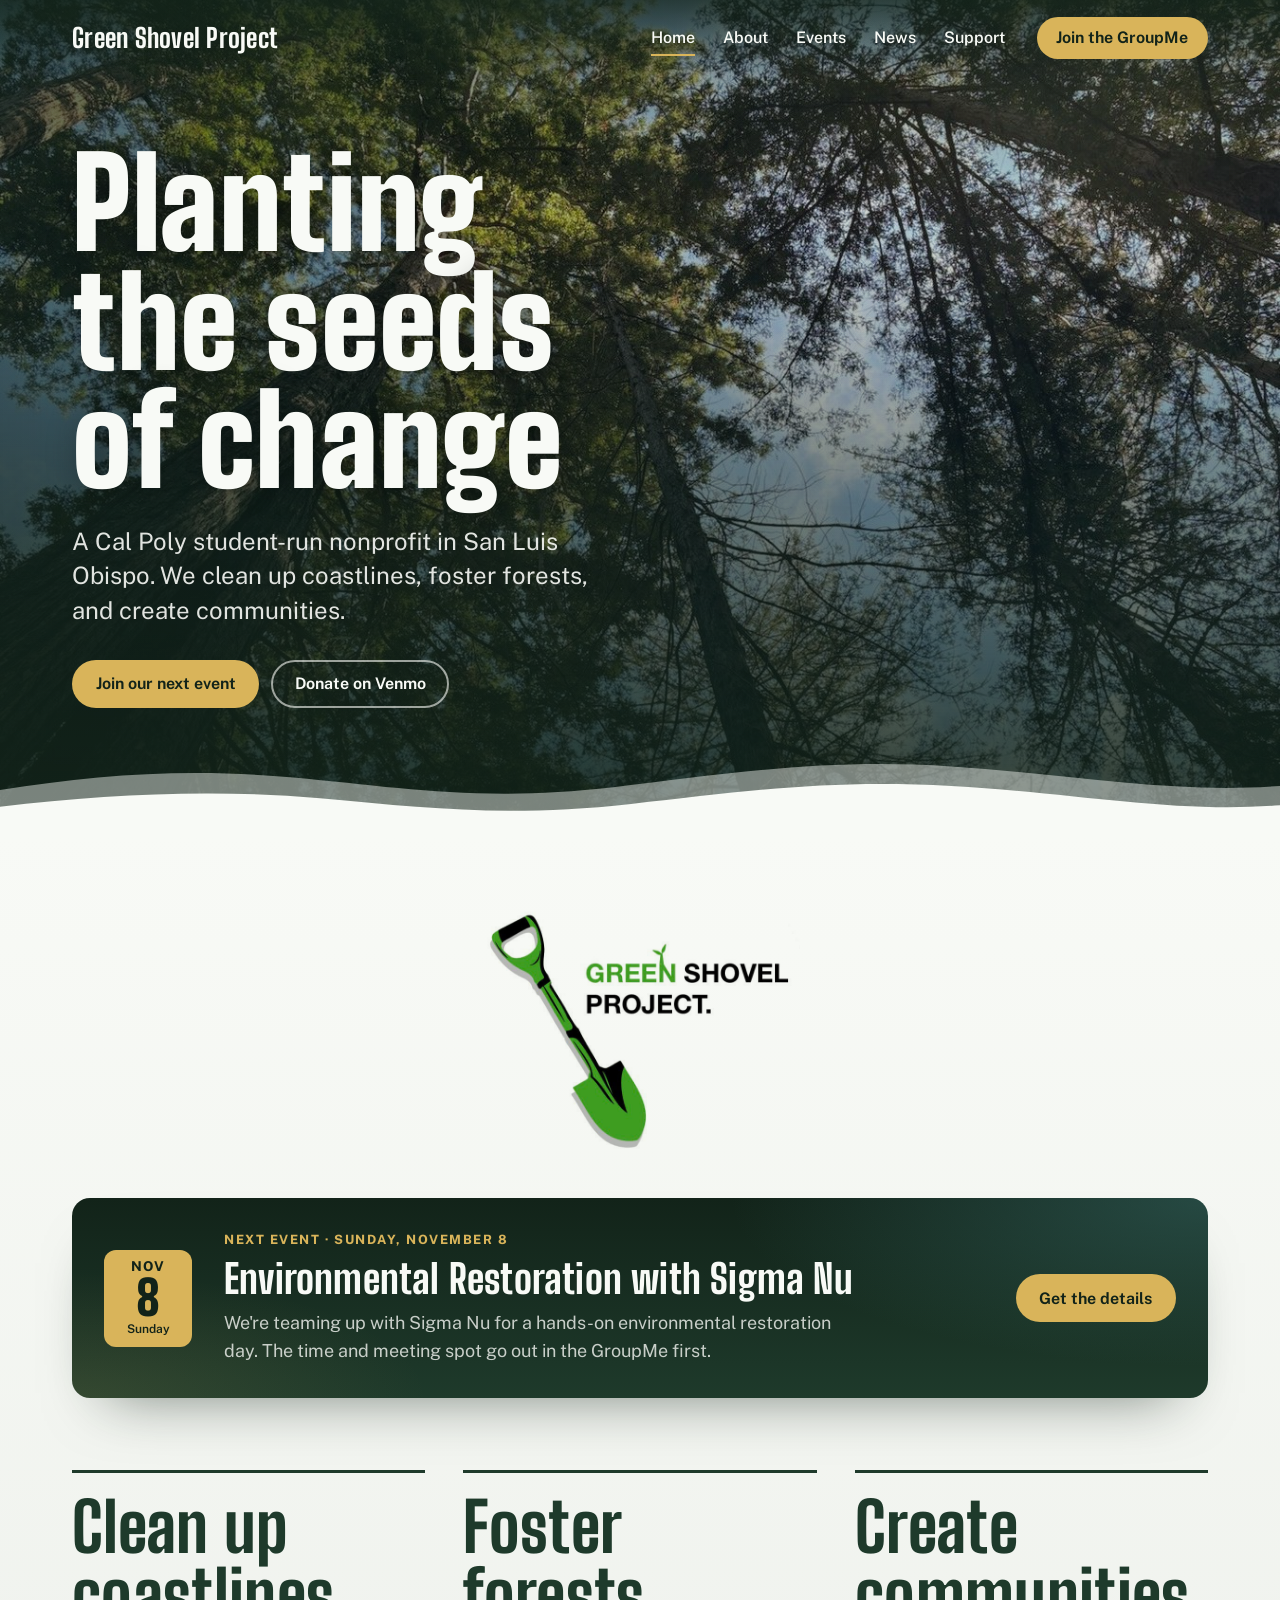
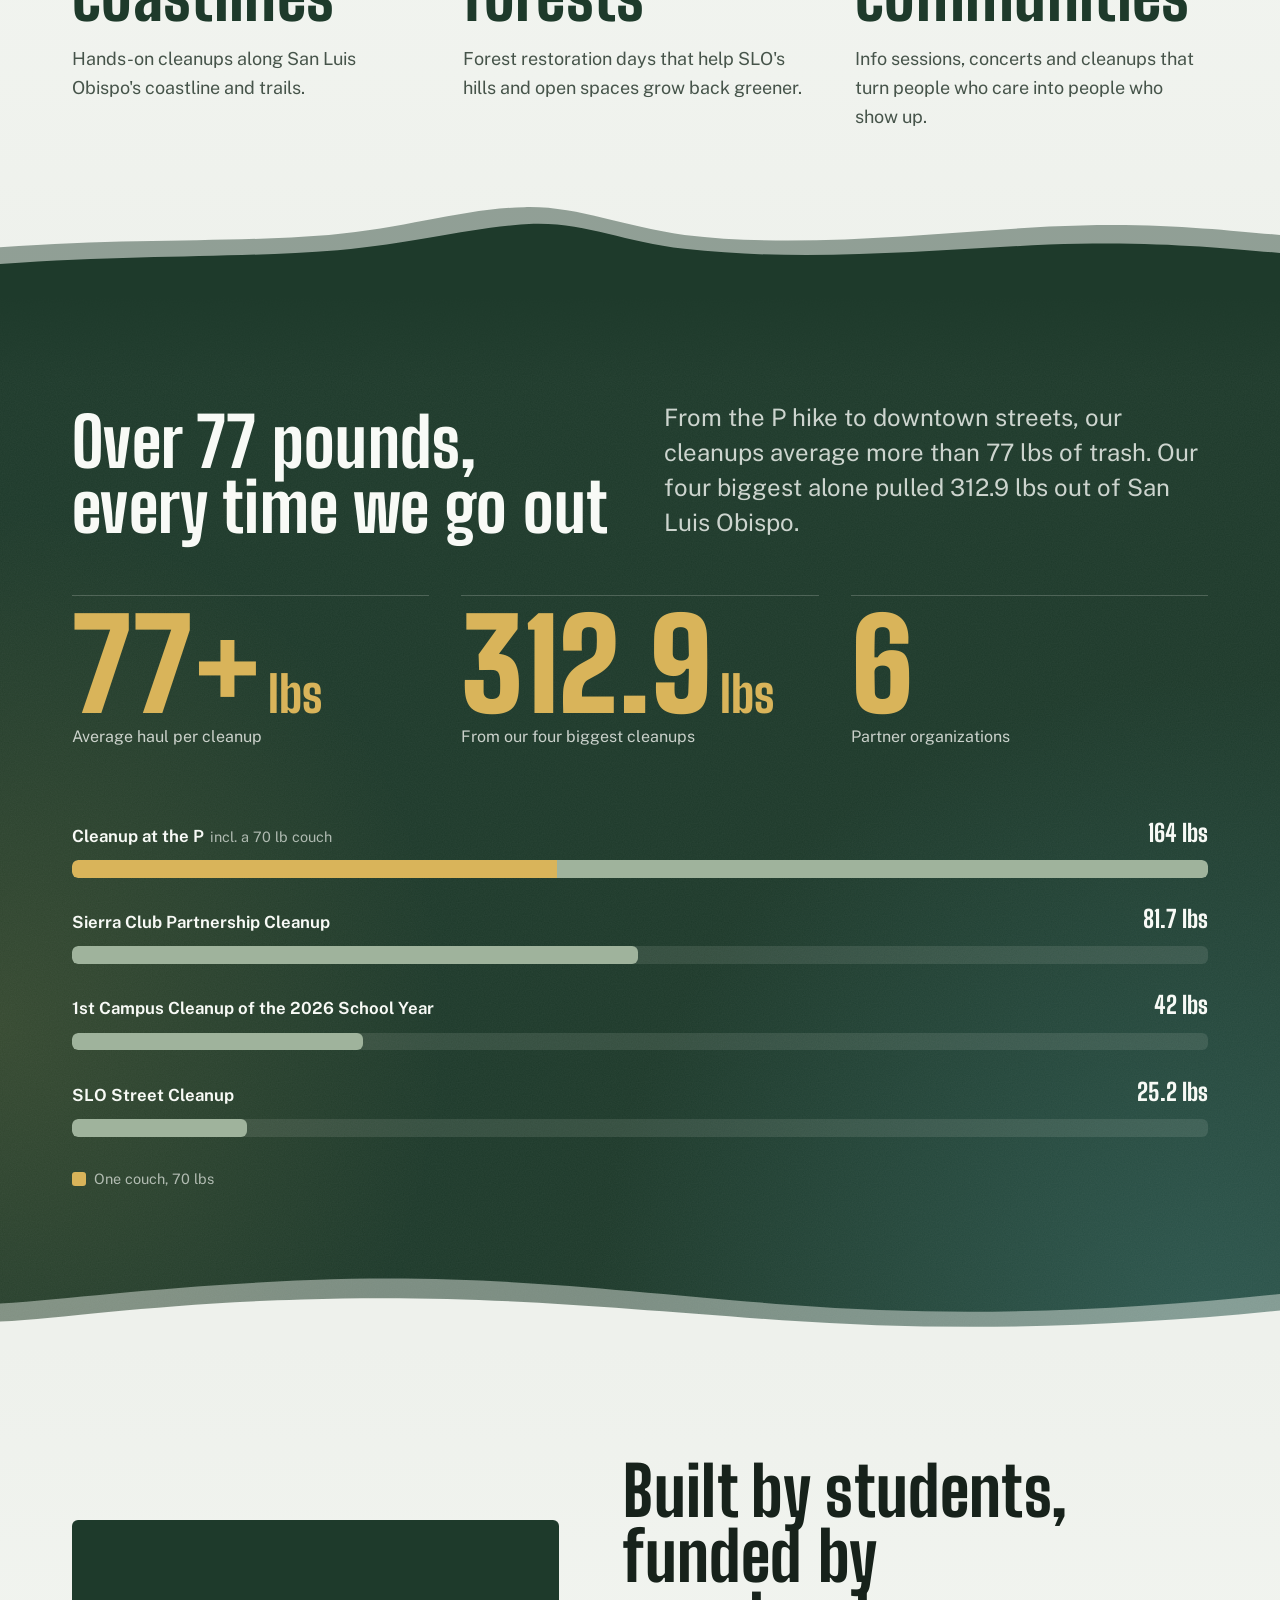
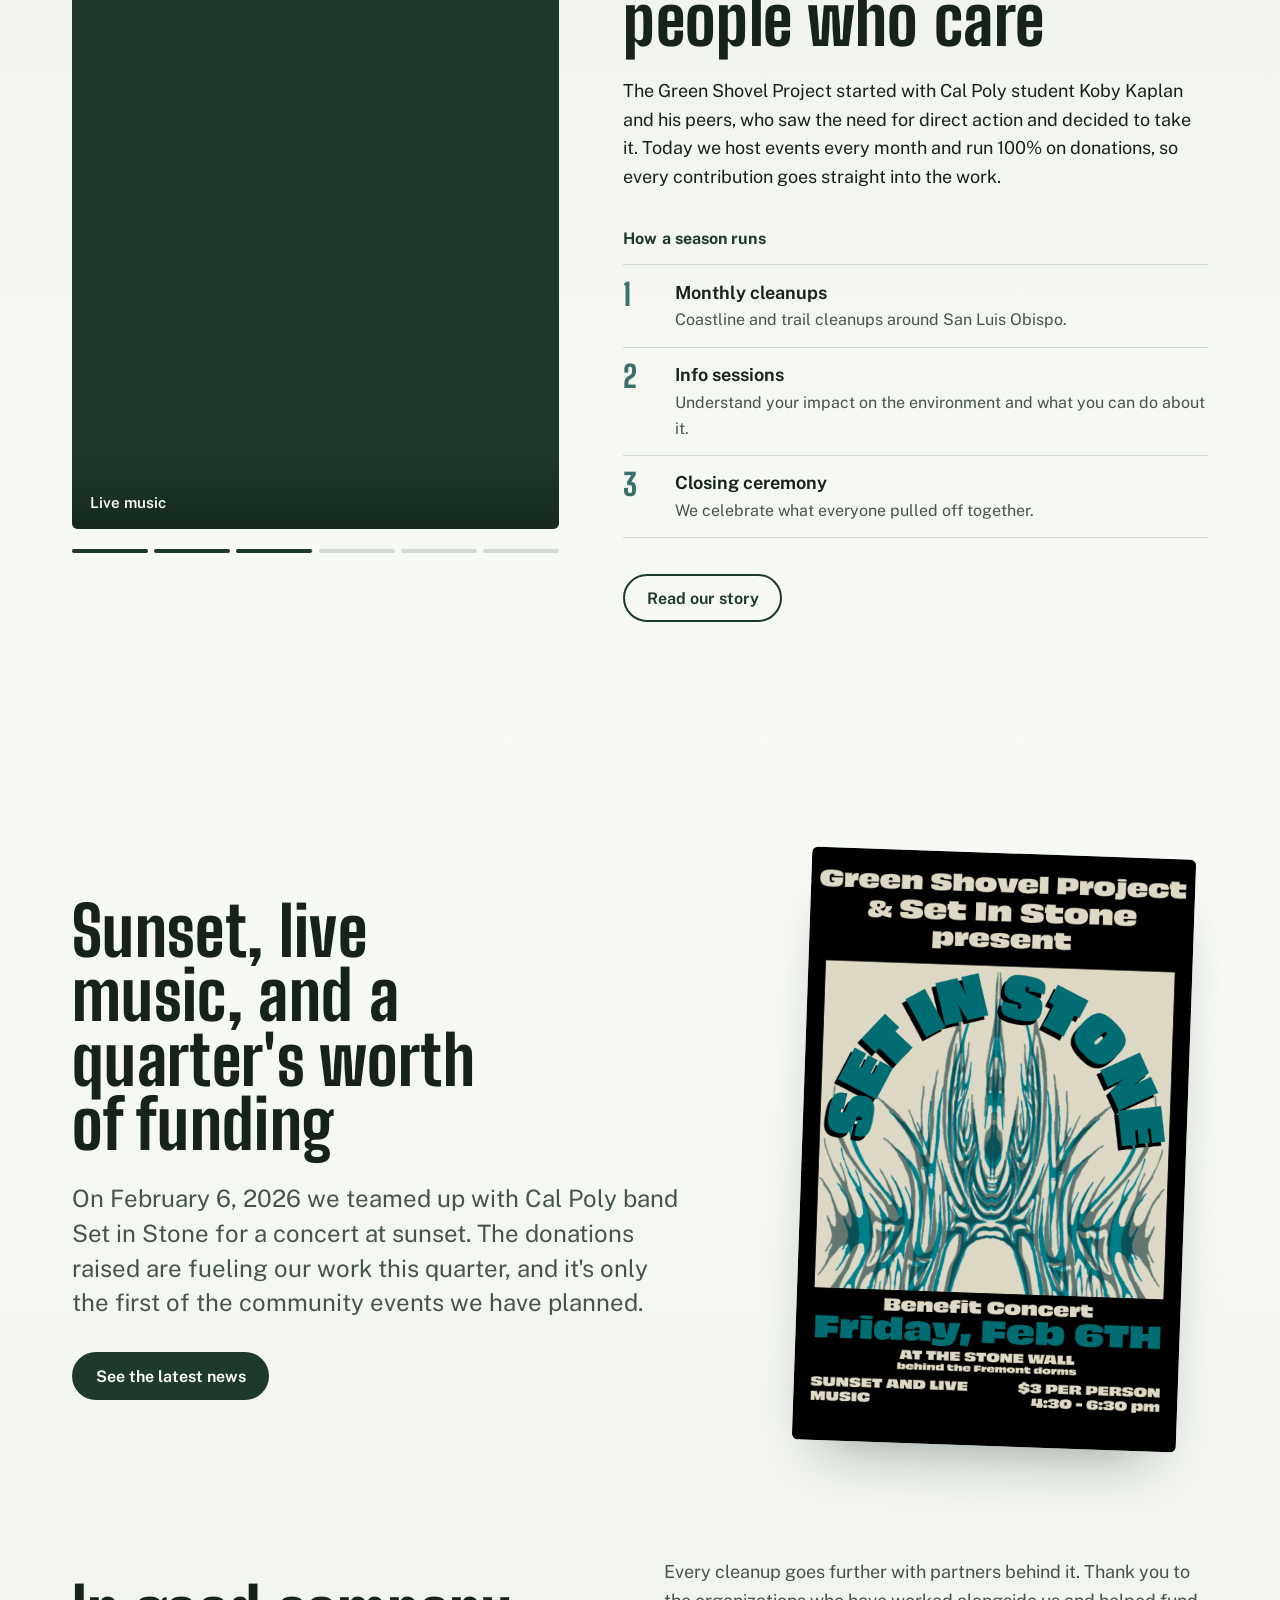
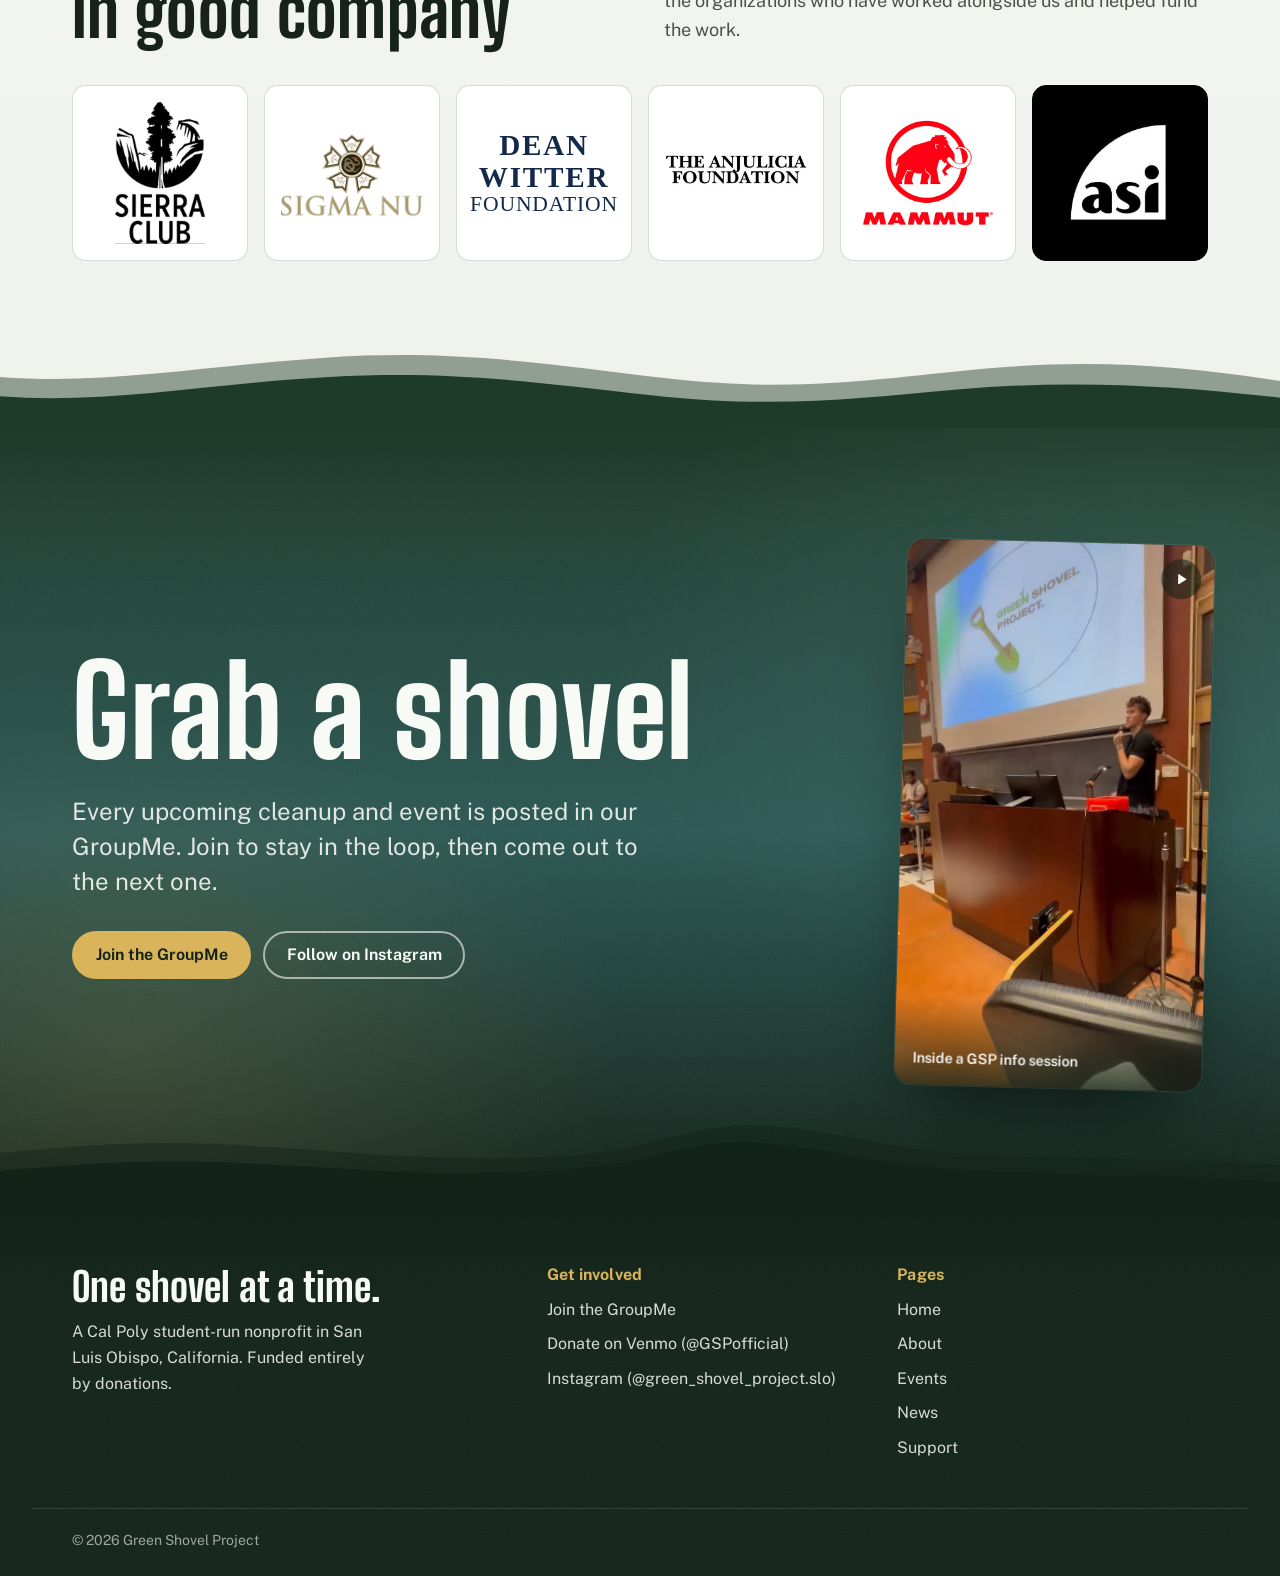
<file: index.html>
<!DOCTYPE html><html lang="en" data-astro-cid-hkbrpulz><head><meta charset="utf-8"><meta name="viewport" content="width=device-width, initial-scale=1"><title>Green Shovel Project | San Luis Obispo, California</title><meta name="description" content="A Cal Poly student-run nonprofit in San Luis Obispo cleaning up coastlines, fostering forests, and building a community committed to a healthier planet."><link rel="canonical" href="https://greenshovelproject.org/"><link rel="icon" href="/favicon.svg" type="image/svg+xml"><link rel="apple-touch-icon" href="/apple-touch-icon.png"><meta name="theme-color" content="#1e3a2b"><meta property="og:type" content="website"><meta property="og:site_name" content="Green Shovel Project"><meta property="og:title" content="Green Shovel Project | San Luis Obispo, California"><meta property="og:description" content="A Cal Poly student-run nonprofit in San Luis Obispo cleaning up coastlines, fostering forests, and building a community committed to a healthier planet."><meta property="og:url" content="https://greenshovelproject.org/"><meta property="og:image" content="https://greenshovelproject.org/images/gazebo-group-night.jpg"><meta name="twitter:card" content="summary_large_image"><script type="application/ld+json">{"@context":"https://schema.org","@type":"NGO","name":"Green Shovel Project","url":"https://greenshovelproject.org","description":"A Cal Poly student-run nonprofit in San Luis Obispo cleaning up coastlines, fostering forests, and building a community committed to a healthier planet.","areaServed":"San Luis Obispo, California","sameAs":["https://www.instagram.com/green_shovel_project.slo"]}</script><link rel="stylesheet" href="/_astro/Base.C0cYuRpq.css"><style>.haul[data-astro-cid-bcq5r5lc]{--track:#17221b14;--rest:var(--oak);--named:var(--gold);--text:var(--ink);--muted:var(--ink-soft);margin:0}.haul[data-astro-cid-bcq5r5lc].light{--track:#f8faf61a;--rest:var(--sage);--text:var(--paper);--muted:#f8faf6b3}.bar[data-astro-cid-bcq5r5lc]{background:var(--track);border-radius:var(--radius);height:clamp(4.5rem,10vw,7rem);display:flex;overflow:hidden}.seg[data-astro-cid-bcq5r5lc]{width:var(--w);position:relative}.seg[data-astro-cid-bcq5r5lc]+.seg[data-astro-cid-bcq5r5lc]{border-left:3px solid var(--track)}.seg-fill[data-astro-cid-bcq5r5lc]{transform-origin:0;position:absolute;inset:0}.seg[data-astro-cid-bcq5r5lc].named .seg-fill[data-astro-cid-bcq5r5lc]{background:var(--named)}.seg[data-astro-cid-bcq5r5lc].rest .seg-fill[data-astro-cid-bcq5r5lc]{background:var(--rest)}.armed .seg-fill[data-astro-cid-bcq5r5lc]{transition:transform .9s cubic-bezier(.2, .7, .2, 1) var(--d);transform:scaleX(0)}.armed.filled .seg-fill[data-astro-cid-bcq5r5lc]{transform:scaleX(1)}.ruler[data-astro-cid-bcq5r5lc]{height:2.1rem;color:var(--muted);margin-top:.4rem;position:relative}.tick[data-astro-cid-bcq5r5lc]{opacity:.6;background:currentColor;width:1px;height:.45rem;position:absolute;top:0}.tick[data-astro-cid-bcq5r5lc].major{opacity:1;height:.8rem}.tick-label[data-astro-cid-bcq5r5lc]{font-variant-numeric:tabular-nums;white-space:nowrap;font-size:.8rem;position:absolute;top:.95rem;left:0;transform:translate(-50%)}.tick[data-astro-cid-bcq5r5lc]:first-child .tick-label[data-astro-cid-bcq5r5lc]{transform:none}.tick[data-astro-cid-bcq5r5lc].end .tick-label[data-astro-cid-bcq5r5lc]{color:var(--text);font-weight:700;transform:translate(-100%)}.legend[data-astro-cid-bcq5r5lc]{margin-top:1rem;display:flex}.legend-item[data-astro-cid-bcq5r5lc]{width:var(--w);color:var(--text);gap:.15rem;padding-right:1rem;display:grid}.legend-lbs[data-astro-cid-bcq5r5lc]{font-family:var(--font-display);font-weight:800;font-size:var(--step-2);line-height:1}.legend-item[data-astro-cid-bcq5r5lc].named .legend-lbs[data-astro-cid-bcq5r5lc]{color:var(--named)}.haul[data-astro-cid-bcq5r5lc].dark .legend-item[data-astro-cid-bcq5r5lc].named .legend-lbs[data-astro-cid-bcq5r5lc]{color:#9a7520}.legend-label[data-astro-cid-bcq5r5lc]{color:var(--muted);font-size:.95rem}.sr-only[data-astro-cid-bcq5r5lc]{clip:rect(0 0 0 0);white-space:nowrap;width:1px;height:1px;position:absolute;overflow:hidden}
.rotator[data-astro-cid-5maxt2vz]{position:relative}.frame[data-astro-cid-5maxt2vz]{aspect-ratio:var(--ratio);border-radius:var(--radius);background:var(--oak);position:relative;overflow:hidden}.slide[data-astro-cid-5maxt2vz]{opacity:0;margin:0;transition:opacity .9s;position:absolute;inset:0}.slide[data-astro-cid-5maxt2vz].active{opacity:1}.slide[data-astro-cid-5maxt2vz] img[data-astro-cid-5maxt2vz]{object-fit:cover;width:100%;height:100%}.slide[data-astro-cid-5maxt2vz] figcaption[data-astro-cid-5maxt2vz]{color:var(--paper);background:linear-gradient(#0000,#122319bf);padding:2.5rem 1.1rem .9rem;font-size:.95rem;font-weight:600;position:absolute;bottom:0;left:0;right:0}.toggle[data-astro-cid-5maxt2vz]{width:2.25rem;height:2.25rem;color:var(--paper);cursor:pointer;-webkit-backdrop-filter:blur(4px);opacity:0;background:#1223198c;border:0;border-radius:999px;place-items:center;transition:opacity .2s;display:grid;position:absolute;top:.75rem;right:.75rem}.rotator[data-astro-cid-5maxt2vz]:hover .toggle[data-astro-cid-5maxt2vz],.toggle[data-astro-cid-5maxt2vz]:focus-visible,.rotator[data-astro-cid-5maxt2vz].paused .toggle[data-astro-cid-5maxt2vz]{opacity:1}@media (hover:none){.toggle[data-astro-cid-5maxt2vz]{opacity:1}}.toggle[data-astro-cid-5maxt2vz] svg[data-astro-cid-5maxt2vz]{fill:currentColor;width:14px;height:14px}.toggle[data-astro-cid-5maxt2vz] .i-play[data-astro-cid-5maxt2vz],.rotator[data-astro-cid-5maxt2vz].paused .toggle[data-astro-cid-5maxt2vz] .i-pause[data-astro-cid-5maxt2vz]{display:none}.rotator[data-astro-cid-5maxt2vz].paused .toggle[data-astro-cid-5maxt2vz] .i-play[data-astro-cid-5maxt2vz]{display:block}.bars[data-astro-cid-5maxt2vz]{gap:6px;margin-top:.75rem;display:flex}.bar[data-astro-cid-5maxt2vz]{cursor:pointer;background:0 0;border:0;flex:1;height:1.25rem;padding:0;position:relative}.bar[data-astro-cid-5maxt2vz]:before,.fill[data-astro-cid-5maxt2vz]{content:"";border-radius:4px;height:4px;margin-top:-2px;position:absolute;top:50%;left:0;right:0}.bar[data-astro-cid-5maxt2vz]:before{background:var(--bar-track,#17221b26)}.fill[data-astro-cid-5maxt2vz]{background:var(--bar-fill,var(--oak));transform-origin:0;transform:scaleX(0)}.bar[data-astro-cid-5maxt2vz].done .fill[data-astro-cid-5maxt2vz],.bar[data-astro-cid-5maxt2vz].active .fill[data-astro-cid-5maxt2vz]{transform:scaleX(1)}.rotator[data-astro-cid-5maxt2vz].ready .bar[data-astro-cid-5maxt2vz].active .fill[data-astro-cid-5maxt2vz]{animation:fill var(--dur) linear forwards;animation-play-state:paused;transform:scaleX(0)}.rotator[data-astro-cid-5maxt2vz].ready.running .bar[data-astro-cid-5maxt2vz].active .fill[data-astro-cid-5maxt2vz]{animation-play-state:running}@keyframes fill{to{transform:scaleX(1)}}.bar[data-astro-cid-5maxt2vz]:focus-visible{outline-offset:1px}@media (prefers-reduced-motion:reduce){.slide[data-astro-cid-5maxt2vz]{transition:none}.rotator[data-astro-cid-5maxt2vz].ready .bar[data-astro-cid-5maxt2vz].active .fill[data-astro-cid-5maxt2vz]{animation-duration:var(--dur)!important}}
</style><link rel="stylesheet" href="/_astro/index.B-115Lz7.css"><link rel="stylesheet" href="/_astro/updates.css"></head><body data-astro-cid-hkbrpulz><a class="skip-link" href="#main" data-astro-cid-hkbrpulz>Skip to content</a><header class="site-header overlay" data-astro-cid-hkbrpulz><div class="wrap header-inner" data-astro-cid-hkbrpulz><a class="brand" href="/" aria-label="Green Shovel Project home" data-astro-cid-hkbrpulz><span data-astro-cid-hkbrpulz>Green Shovel Project</span></a><nav class="nav-desktop" aria-label="Main" data-astro-cid-hkbrpulz><ul data-astro-cid-hkbrpulz><li data-astro-cid-hkbrpulz><a href="/" aria-current="page" data-astro-cid-hkbrpulz>Home</a></li><li data-astro-cid-hkbrpulz><a href="/about-us" data-astro-cid-hkbrpulz>About</a></li><li data-astro-cid-hkbrpulz><a href="/our-events" data-astro-cid-hkbrpulz>Events</a></li><li data-astro-cid-hkbrpulz><a href="/latest-news" data-astro-cid-hkbrpulz>News</a></li><li data-astro-cid-hkbrpulz><a href="/support-our-mission" data-astro-cid-hkbrpulz>Support</a></li></ul><a class="btn btn-gold header-cta" href="https://groupme.com/join_group/111572406/x85GzWrs" target="_blank" rel="noopener" data-astro-cid-hkbrpulz>Join the GroupMe</a></nav><details class="nav-mobile" data-astro-cid-hkbrpulz><summary aria-label="Menu" data-astro-cid-hkbrpulz><span class="burger" aria-hidden="true" data-astro-cid-hkbrpulz><span data-astro-cid-hkbrpulz></span><span data-astro-cid-hkbrpulz></span></span><span class="menu-word" data-astro-cid-hkbrpulz>Menu</span></summary><div class="nav-sheet" data-astro-cid-hkbrpulz><ul data-astro-cid-hkbrpulz><li data-astro-cid-hkbrpulz><a href="/" aria-current="page" data-astro-cid-hkbrpulz>Home</a></li><li data-astro-cid-hkbrpulz><a href="/about-us" data-astro-cid-hkbrpulz>About</a></li><li data-astro-cid-hkbrpulz><a href="/our-events" data-astro-cid-hkbrpulz>Events</a></li><li data-astro-cid-hkbrpulz><a href="/latest-news" data-astro-cid-hkbrpulz>News</a></li><li data-astro-cid-hkbrpulz><a href="/support-our-mission" data-astro-cid-hkbrpulz>Support</a></li></ul><a class="btn btn-gold" href="https://groupme.com/join_group/111572406/x85GzWrs" target="_blank" rel="noopener" data-astro-cid-hkbrpulz>Join the GroupMe</a></div></details></div></header><main id="main" data-astro-cid-hkbrpulz><section class="hero" data-astro-cid-lcdefpme><img class="hero-img" src="/images/img_0428-standard.jpg" alt="" fetchpriority="high" data-astro-cid-lcdefpme><div class="hero-shade" data-astro-cid-lcdefpme></div><div class="wrap hero-content" data-astro-cid-lcdefpme><h1 data-astro-cid-lcdefpme>Planting the seeds of change</h1><p class="hero-sub" data-astro-cid-lcdefpme>A Cal Poly student-run nonprofit in San Luis Obispo. We clean up coastlines, foster forests, and create communities.</p><div class="btn-row" data-astro-cid-lcdefpme><a class="btn btn-gold" href="https://groupme.com/join_group/111572406/x85GzWrs" target="_blank" rel="noopener" data-astro-cid-lcdefpme>Join our next event</a><a class="btn btn-ghost-light" href="https://www.venmo.com/u/GSPofficial" target="_blank" rel="noopener" data-astro-cid-lcdefpme>Donate on Venmo</a></div></div><div class="hills bottom" aria-hidden="true" data-astro-cid-s7fttlot><svg viewBox="0 0 1440 120" preserveAspectRatio="none" focusable="false" data-astro-cid-s7fttlot><path d="M0 120V52C110 30 210 20 330 34C450 48 540 70 690 48C820 28 930 6 1070 18C1210 30 1320 58 1440 46V120Z" fill="var(--paper)" opacity="0.45" data-astro-cid-s7fttlot></path><path d="M0 120V76C120 58 240 50 360 64C480 78 570 92 710 72C840 54 930 36 1070 46C1210 56 1320 86 1440 74V120Z" fill="var(--paper)" data-astro-cid-s7fttlot></path></svg></div></section><section class="mission" data-astro-cid-lcdefpme><div class="wrap" data-astro-cid-lcdefpme><img class="gsp-logo" src="/images/gsp-logo.png" alt="Green Shovel Project" width="690" height="540"><article class="nextup"><div class="nextup-date" aria-hidden="true"><span class="mo">Nov</span><span class="day">8</span><span class="dow">Sunday</span></div><div class="nextup-copy"><p class="kicker">Next event · Sunday, November 8</p><h2>Environmental Restoration with Sigma Nu</h2><p>We're teaming up with Sigma Nu for a hands-on environmental restoration day. The time and meeting spot go out in the GroupMe first.</p></div><a class="btn btn-gold" href="https://groupme.com/join_group/111572406/x85GzWrs" target="_blank" rel="noopener">Get the details</a></article><h2 class="visually-quiet" data-astro-cid-lcdefpme>What we do</h2><ul class="mission-list" data-astro-cid-lcdefpme><li data-astro-cid-lcdefpme><h3 data-astro-cid-lcdefpme>Clean up coastlines</h3><p data-astro-cid-lcdefpme>Hands-on cleanups along San Luis Obispo&#39;s coastline and trails.</p></li><li data-astro-cid-lcdefpme><h3 data-astro-cid-lcdefpme>Foster forests</h3><p data-astro-cid-lcdefpme>Forest restoration days that help SLO&#39;s hills and open spaces grow back greener.</p></li><li data-astro-cid-lcdefpme><h3 data-astro-cid-lcdefpme>Create communities</h3><p data-astro-cid-lcdefpme>Info sessions, concerts and cleanups that turn people who care into people who show up.</p></li></ul></div></section><section class="haul-section grain" data-astro-cid-lcdefpme><div class="hills top" aria-hidden="true" data-astro-cid-s7fttlot><svg viewBox="0 0 1440 120" preserveAspectRatio="none" focusable="false" data-astro-cid-s7fttlot><path d="M0 120V64C150 50 250 58 370 46C460 36 520 8 590 6C650 4 700 34 770 46C900 66 1040 44 1180 34C1300 26 1380 40 1440 46V120Z" fill="var(--oak)" opacity="0.45" data-astro-cid-s7fttlot></path><path d="M0 120V88C160 74 260 80 380 68C470 58 530 34 600 30C660 28 700 56 770 66C910 86 1040 68 1180 60C1300 54 1380 66 1440 72V120Z" fill="var(--oak)" data-astro-cid-s7fttlot></path></svg></div><div class="wrap" data-astro-cid-lcdefpme><div class="haul-head" data-astro-cid-lcdefpme><h2 data-astro-cid-lcdefpme>Over 77 pounds, every time we go out</h2><p class="lede" data-astro-cid-lcdefpme>From the P hike to downtown streets, our cleanups average more than 77 lbs of trash. Our four biggest alone pulled 312.9 lbs out of San Luis Obispo.</p></div><ul class="stats"><li><span class="stat-num">77+<small>lbs</small></span><span class="stat-label">Average haul per cleanup</span></li><li><span class="stat-num">312.9<small>lbs</small></span><span class="stat-label">From our four biggest cleanups</span></li><li><span class="stat-num">6</span><span class="stat-label">Partner organizations</span></li></ul><figure class="ranked" data-haul><figcaption class="sr-only">Our biggest cleanups: the P, 164 lbs including a 70 lb couch; Sierra Club Partnership Cleanup, 81.7 lbs; 1st Campus Cleanup of the 2026 school year, 42 lbs; SLO Street Cleanup, 25.2 lbs.</figcaption><div class="ranked-row"><div class="ranked-meta"><span class="ranked-name">Cleanup at the P<span class=ranked-note>incl. a 70 lb couch</span></span><span class="ranked-lbs">164 lbs</span></div><div class="ranked-track" aria-hidden="true"><div class="ranked-bar" style="--w:100%; --d:0.00s"><span class="couch" style="--c:42.683%"></span><span></span></div></div></div><div class="ranked-row"><div class="ranked-meta"><span class="ranked-name">Sierra Club Partnership Cleanup</span><span class="ranked-lbs">81.7 lbs</span></div><div class="ranked-track" aria-hidden="true"><div class="ranked-bar" style="--w:49.817%; --d:0.15s"><span></span></div></div></div><div class="ranked-row"><div class="ranked-meta"><span class="ranked-name">1st Campus Cleanup of the 2026 School Year</span><span class="ranked-lbs">42 lbs</span></div><div class="ranked-track" aria-hidden="true"><div class="ranked-bar" style="--w:25.610%; --d:0.30s"><span></span></div></div></div><div class="ranked-row"><div class="ranked-meta"><span class="ranked-name">SLO Street Cleanup</span><span class="ranked-lbs">25.2 lbs</span></div><div class="ranked-track" aria-hidden="true"><div class="ranked-bar" style="--w:15.366%; --d:0.45s"><span></span></div></div></div><p class="ranked-key" aria-hidden="true"><i></i>One couch, 70 lbs</p><script type="module">var e=document.querySelectorAll(`[data-haul]`);if(window.matchMedia(`(prefers-reduced-motion: reduce)`).matches||!(`IntersectionObserver`in window))e.forEach(e=>e.classList.add(`filled`));else{e.forEach(e=>e.classList.add(`armed`));let t=new IntersectionObserver(e=>{for(let n of e)n.isIntersecting&&(n.target.classList.add(`filled`),t.unobserve(n.target))},{threshold:.5});e.forEach(e=>t.observe(e))}</script></div></section><section class="about" data-astro-cid-lcdefpme><div class="hills top flip" aria-hidden="true" data-astro-cid-s7fttlot><svg viewBox="0 0 1440 120" preserveAspectRatio="none" focusable="false" data-astro-cid-s7fttlot><path d="M0 120V46C190 72 370 80 550 62C750 42 890 16 1090 26C1250 34 1350 52 1440 60V120Z" fill="var(--fog)" opacity="0.45" data-astro-cid-s7fttlot></path><path d="M0 120V70C200 96 380 100 560 84C760 66 900 46 1100 54C1260 60 1360 80 1440 86V120Z" fill="var(--fog)" data-astro-cid-s7fttlot></path></svg></div><div class="wrap about-grid" data-astro-cid-lcdefpme><div class="rotator" data-rotator style="--ratio:4 / 5; --dur:5s" role="region" aria-roledescription="carousel" aria-label="Photos from Green Shovel Project events" data-astro-cid-5maxt2vz><div class="frame" data-astro-cid-5maxt2vz><figure class="slide active" aria-roledescription="slide" aria-label="1 of 6" data-astro-cid-5maxt2vz><img src="/images/gazebo-group-night.jpg" alt="Green Shovel Project volunteers posing at night in front of a gazebo strung with lights, holding Green Shovel Project and clean-up sign-in signs" style="object-position:center" loading="eager" decoding="async" data-astro-cid-5maxt2vz><figcaption data-astro-cid-5maxt2vz>Community nights</figcaption></figure><figure class="slide" aria-roledescription="slide" aria-label="2 of 6" aria-hidden="true" data-astro-cid-5maxt2vz><img src="/images/cleanup-crew-bags.jpg" alt="Volunteers in gloves on a paved path holding full trash bags and a Green Shovel Project sign" style="object-position:center 82%" loading="lazy" decoding="async" data-astro-cid-5maxt2vz><figcaption data-astro-cid-5maxt2vz>Cleanups</figcaption></figure><figure class="slide" aria-roledescription="slide" aria-label="3 of 6" aria-hidden="true" data-astro-cid-5maxt2vz><img src="/images/gazebo-concert-dusk.jpg" alt="A band playing in a lit gazebo at dusk while students laugh and play spikeball on the lawn" style="object-position:center" loading="lazy" decoding="async" data-astro-cid-5maxt2vz><figcaption data-astro-cid-5maxt2vz>Live music</figcaption></figure><figure class="slide" aria-roledescription="slide" aria-label="4 of 6" aria-hidden="true" data-astro-cid-5maxt2vz><img src="/images/cleanup-bag-pile.jpg" alt="A pile of full trash bags, flattened cardboard and a bike wheel collected at a cleanup, next to Green Shovel Project signs" style="object-position:center 70%" loading="lazy" decoding="async" data-astro-cid-5maxt2vz><figcaption data-astro-cid-5maxt2vz>Bagged and ready to haul out</figcaption></figure><figure class="slide" aria-roledescription="slide" aria-label="5 of 6" aria-hidden="true" data-astro-cid-5maxt2vz><img src="/images/tabling-park.jpg" alt="Students gathered around an information table in a park" style="object-position:center 65%" loading="lazy" decoding="async" data-astro-cid-5maxt2vz><figcaption data-astro-cid-5maxt2vz>Spreading the word</figcaption></figure><figure class="slide" aria-roledescription="slide" aria-label="6 of 6" aria-hidden="true" data-astro-cid-5maxt2vz><img src="/images/info-session-hall.jpg" alt="Students in a lecture hall at a Green Shovel Project info session, with GroupMe and Instagram QR codes on the screens" style="object-position:center 70%" loading="lazy" decoding="async" data-astro-cid-5maxt2vz><figcaption data-astro-cid-5maxt2vz>Info sessions</figcaption></figure><button class="toggle" type="button" data-toggle aria-label="Pause slideshow" data-astro-cid-5maxt2vz><svg class="i-pause" viewBox="0 0 16 16" aria-hidden="true" data-astro-cid-5maxt2vz><rect x="3.5" y="2.5" width="3" height="11" rx="1" data-astro-cid-5maxt2vz></rect><rect x="9.5" y="2.5" width="3" height="11" rx="1" data-astro-cid-5maxt2vz></rect></svg><svg class="i-play" viewBox="0 0 16 16" aria-hidden="true" data-astro-cid-5maxt2vz><path d="M4.5 2.8v10.4a.6.6 0 0 0 .9.5l8.3-5.2a.6.6 0 0 0 0-1L5.4 2.3a.6.6 0 0 0-.9.5z" data-astro-cid-5maxt2vz></path></svg></button></div><div class="bars" data-astro-cid-5maxt2vz><button type="button" class="bar active" data-go="0" aria-label="Show photo 1: Community nights" aria-current="true" data-astro-cid-5maxt2vz><span class="fill" data-astro-cid-5maxt2vz></span></button><button type="button" class="bar" data-go="1" aria-label="Show photo 2: Cleanups" data-astro-cid-5maxt2vz><span class="fill" data-astro-cid-5maxt2vz></span></button><button type="button" class="bar" data-go="2" aria-label="Show photo 3: Live music" data-astro-cid-5maxt2vz><span class="fill" data-astro-cid-5maxt2vz></span></button><button type="button" class="bar" data-go="3" aria-label="Show photo 4: Bagged and ready to haul out" data-astro-cid-5maxt2vz><span class="fill" data-astro-cid-5maxt2vz></span></button><button type="button" class="bar" data-go="4" aria-label="Show photo 5: Spreading the word" data-astro-cid-5maxt2vz><span class="fill" data-astro-cid-5maxt2vz></span></button><button type="button" class="bar" data-go="5" aria-label="Show photo 6: Info sessions" data-astro-cid-5maxt2vz><span class="fill" data-astro-cid-5maxt2vz></span></button></div></div><script type="module">var e=window.matchMedia(`(prefers-reduced-motion: reduce)`);document.querySelectorAll(`[data-rotator]`).forEach(t=>{let n=[...t.querySelectorAll(`.slide`)],r=[...t.querySelectorAll(`.bar`)],i=t.querySelector(`[data-toggle]`);if(n.length<2){i.hidden=!0;return}let a=0,o=e.matches,s=!1,c=!1,l=()=>{n.forEach((e,t)=>{let n=t===a;e.classList.toggle(`active`,n),n?e.removeAttribute(`aria-hidden`):e.setAttribute(`aria-hidden`,`true`)}),r.forEach((e,t)=>{e.classList.toggle(`active`,t===a),e.classList.toggle(`done`,t<a),t===a?e.setAttribute(`aria-current`,`true`):e.removeAttribute(`aria-current`);let n=e.querySelector(`.fill`);n.style.animation=`none`,n.offsetWidth,n.style.animation=``})},u=()=>{let e=!o&&!s&&c&&!document.hidden;t.classList.toggle(`running`,e),t.classList.toggle(`paused`,o),i.setAttribute(`aria-label`,o?`Play slideshow`:`Pause slideshow`)},d=e=>{a=(e+n.length)%n.length,l()};r.forEach((e,t)=>{e.querySelector(`.fill`).addEventListener(`animationend`,()=>{t===a&&d(a+1)}),e.addEventListener(`click`,()=>d(t))}),i.addEventListener(`click`,()=>{o=!o,u()}),t.addEventListener(`pointerenter`,e=>{e.pointerType===`mouse`&&(s=!0,u())}),t.addEventListener(`pointerleave`,()=>{s=!1,u()}),t.addEventListener(`focusin`,()=>{s=!0,u()}),t.addEventListener(`focusout`,()=>{s=!1,u()}),document.addEventListener(`visibilitychange`,u);let f=0;t.addEventListener(`touchstart`,e=>f=e.touches[0].clientX,{passive:!0}),t.addEventListener(`touchend`,e=>{let t=e.changedTouches[0].clientX-f;Math.abs(t)>40&&d(a+(t<0?1:-1))}),new IntersectionObserver(([e])=>{c=e.isIntersecting,u()},{threshold:.35}).observe(t),t.classList.add(`ready`),l(),u()});</script></figure><div class="about-copy" data-astro-cid-lcdefpme><h2 data-astro-cid-lcdefpme>Built by students, funded by people who care</h2><p data-astro-cid-lcdefpme>The Green Shovel Project started with Cal Poly student Koby Kaplan and his peers, who saw the need for direct action and decided to take it. Today we host events every month and run 100% on donations, so every contribution goes straight into the work.</p><h3 class="season-title" data-astro-cid-lcdefpme>How a season runs</h3><ol class="season" data-astro-cid-lcdefpme><li data-astro-cid-lcdefpme><strong data-astro-cid-lcdefpme>Monthly cleanups</strong><span data-astro-cid-lcdefpme>Coastline and trail cleanups around San Luis Obispo.</span></li><li data-astro-cid-lcdefpme><strong data-astro-cid-lcdefpme>Info sessions</strong><span data-astro-cid-lcdefpme>Understand your impact on the environment and what you can do about it.</span></li><li data-astro-cid-lcdefpme><strong data-astro-cid-lcdefpme>Closing ceremony</strong><span data-astro-cid-lcdefpme>We celebrate what everyone pulled off together.</span></li></ol><a class="btn btn-ghost" href="/about-us" data-astro-cid-lcdefpme>Read our story</a></div></div></section><section class="concert" data-astro-cid-lcdefpme><div class="wrap concert-grid" data-astro-cid-lcdefpme><div class="concert-copy" data-astro-cid-lcdefpme><h2 data-astro-cid-lcdefpme>Sunset, live music, and a quarter's worth of funding</h2><p class="lede" data-astro-cid-lcdefpme>On February 6, 2026 we teamed up with Cal Poly band Set in Stone for a concert at sunset. The donations raised are fueling our work this quarter, and it's only the first of the community events we have planned.</p><a class="btn btn-oak" href="/latest-news" data-astro-cid-lcdefpme>See the latest news</a></div><figure class="photo flyer" data-astro-cid-lcdefpme><img src="/images/set-in-stone-flyer-2-high.png" alt="Flyer for the Green Shovel Project and Set in Stone benefit concert on Friday, February 6, at sunset with live music" loading="lazy" data-astro-cid-lcdefpme></figure></div><div class="wrap partners"><div class="partners-head"><h2>In good company</h2><p>Every cleanup goes further with partners behind it. Thank you to the organizations who have worked alongside us and helped fund the work.</p></div><ul class="logo-grid" aria-label="Our partners"><li class=tall title="Sierra Club"><img src="/images/partners/sierra-club.png" alt="Sierra Club" loading="lazy"></li><li title="Sigma Nu"><img src="/images/partners/sigma-nu.jpg" alt="Sigma Nu" loading="lazy"></li><li title="Dean Witter Foundation"><span class="wordmark" role="img" aria-label="Dean Witter Foundation"><b>DEAN WITTER</b>FOUNDATION</span></li><li title="The Anjulicia Foundation"><img src="/images/partners/anjulicia-foundation.png" alt="The Anjulicia Foundation" loading="lazy"></li><li title="Mammut"><img src="/images/partners/mammut.png" alt="Mammut" loading="lazy"></li><li class=dark title="Cal Poly ASI"><img src="/images/partners/cal-poly-asi.jpg" alt="Cal Poly ASI" loading="lazy"></li></ul></div></section><section class="cta grain" data-astro-cid-lcdefpme><div class="hills top flip" aria-hidden="true" data-astro-cid-s7fttlot><svg viewBox="0 0 1440 120" preserveAspectRatio="none" focusable="false" data-astro-cid-s7fttlot><path d="M0 120V52C110 30 210 20 330 34C450 48 540 70 690 48C820 28 930 6 1070 18C1210 30 1320 58 1440 46V120Z" fill="var(--oak)" opacity="0.45" data-astro-cid-s7fttlot></path><path d="M0 120V76C120 58 240 50 360 64C480 78 570 92 710 72C840 54 930 36 1070 46C1210 56 1320 86 1440 74V120Z" fill="var(--oak)" data-astro-cid-s7fttlot></path></svg></div><div class="wrap cta-grid" data-astro-cid-lcdefpme><div class="cta-copy" data-astro-cid-lcdefpme><h2 data-astro-cid-lcdefpme>Grab a shovel</h2><p class="lede" data-astro-cid-lcdefpme>Every upcoming cleanup and event is posted in our GroupMe. Join to stay in the loop, then come out to the next one.</p><div class="btn-row" data-astro-cid-lcdefpme><a class="btn btn-gold" href="https://groupme.com/join_group/111572406/x85GzWrs" target="_blank" rel="noopener" data-astro-cid-lcdefpme>Join the GroupMe</a><a class="btn btn-ghost-light" href="https://www.instagram.com/green_shovel_project.slo" target="_blank" rel="noopener" data-astro-cid-lcdefpme>Follow on Instagram</a></div></div><figure class="cta-media" data-video-wrap data-astro-cid-lcdefpme><video class="cta-video" data-autoplay-video muted loop playsinline preload="metadata" poster="/media/info-session-poster.jpg" aria-label="A packed lecture hall at a Green Shovel Project info session" data-astro-cid-lcdefpme><source src="/media/info-session.webm" type="video/webm" data-astro-cid-lcdefpme><source src="/media/info-session.mp4" type="video/mp4" data-astro-cid-lcdefpme></video><figcaption class="cta-caption" data-astro-cid-lcdefpme>Inside a GSP info session</figcaption><button class="video-toggle" type="button" data-video-toggle aria-label="Play video" hidden data-astro-cid-lcdefpme><svg class="i-pause" viewBox="0 0 16 16" aria-hidden="true" data-astro-cid-lcdefpme><rect x="3.5" y="2.5" width="3" height="11" rx="1" data-astro-cid-lcdefpme></rect><rect x="9.5" y="2.5" width="3" height="11" rx="1" data-astro-cid-lcdefpme></rect></svg><svg class="i-play" viewBox="0 0 16 16" aria-hidden="true" data-astro-cid-lcdefpme><path d="M4.5 2.8v10.4a.6.6 0 0 0 .9.5l8.3-5.2a.6.6 0 0 0 0-1L5.4 2.3a.6.6 0 0 0-.9.5z" data-astro-cid-lcdefpme></path></svg></button></figure></div></section></main><footer class="site-footer grain" data-astro-cid-hkbrpulz><div class="hills top flip" aria-hidden="true" data-astro-cid-s7fttlot><svg viewBox="0 0 1440 120" preserveAspectRatio="none" focusable="false" data-astro-cid-s7fttlot><path d="M0 120V64C150 50 250 58 370 46C460 36 520 8 590 6C650 4 700 34 770 46C900 66 1040 44 1180 34C1300 26 1380 40 1440 46V120Z" fill="var(--oak-deep)" opacity="0.45" data-astro-cid-s7fttlot></path><path d="M0 120V88C160 74 260 80 380 68C470 58 530 34 600 30C660 28 700 56 770 66C910 86 1040 68 1180 60C1300 54 1380 66 1440 72V120Z" fill="var(--oak-deep)" data-astro-cid-s7fttlot></path></svg></div><div class="wrap footer-grid" data-astro-cid-hkbrpulz><div class="footer-brand" data-astro-cid-hkbrpulz><p class="footer-line" data-astro-cid-hkbrpulz>One shovel at a time.</p><p class="footer-sub" data-astro-cid-hkbrpulz>A Cal Poly student-run nonprofit in San Luis Obispo, California. Funded entirely by donations.</p></div><div data-astro-cid-hkbrpulz><h2 class="footer-head" data-astro-cid-hkbrpulz>Get involved</h2><ul class="footer-links" data-astro-cid-hkbrpulz><li data-astro-cid-hkbrpulz><a href="https://groupme.com/join_group/111572406/x85GzWrs" target="_blank" rel="noopener" data-astro-cid-hkbrpulz>Join the GroupMe</a></li><li data-astro-cid-hkbrpulz><a href="https://www.venmo.com/u/GSPofficial" target="_blank" rel="noopener" data-astro-cid-hkbrpulz>Donate on Venmo (@GSPofficial)</a></li><li data-astro-cid-hkbrpulz><a href="https://www.instagram.com/green_shovel_project.slo" target="_blank" rel="noopener" data-astro-cid-hkbrpulz>Instagram (@green_shovel_project.slo)</a></li></ul></div><div data-astro-cid-hkbrpulz><h2 class="footer-head" data-astro-cid-hkbrpulz>Pages</h2><ul class="footer-links" data-astro-cid-hkbrpulz><li data-astro-cid-hkbrpulz><a href="/" data-astro-cid-hkbrpulz>Home</a></li><li data-astro-cid-hkbrpulz><a href="/about-us" data-astro-cid-hkbrpulz>About</a></li><li data-astro-cid-hkbrpulz><a href="/our-events" data-astro-cid-hkbrpulz>Events</a></li><li data-astro-cid-hkbrpulz><a href="/latest-news" data-astro-cid-hkbrpulz>News</a></li><li data-astro-cid-hkbrpulz><a href="/support-our-mission" data-astro-cid-hkbrpulz>Support</a></li></ul></div></div><div class="wrap footer-base" data-astro-cid-hkbrpulz><span data-astro-cid-hkbrpulz>© 2026 Green Shovel Project</span></div></footer></body></html><script type="module">var e=document.querySelector(`[data-video-wrap]`),t=e?.querySelector(`[data-autoplay-video]`),n=e?.querySelector(`[data-video-toggle]`);if(e&&t&&n){let r=window.matchMedia(`(prefers-reduced-motion: reduce)`).matches,i=navigator.connection?.saveData,a=r||!!i,o=()=>{let r=!t.paused;e.classList.toggle(`playing`,r),n.setAttribute(`aria-label`,r?`Pause video`:`Play video`)};t.addEventListener(`play`,o),t.addEventListener(`pause`,o),n.hidden=!1,n.addEventListener(`click`,()=>{t.paused?(a=!1,t.play().catch(o)):(a=!0,t.pause())}),new IntersectionObserver(([e])=>{e.isIntersecting&&!a?t.play().catch(o):e.isIntersecting||t.pause()},{threshold:.3}).observe(e),o()}</script>
</file>
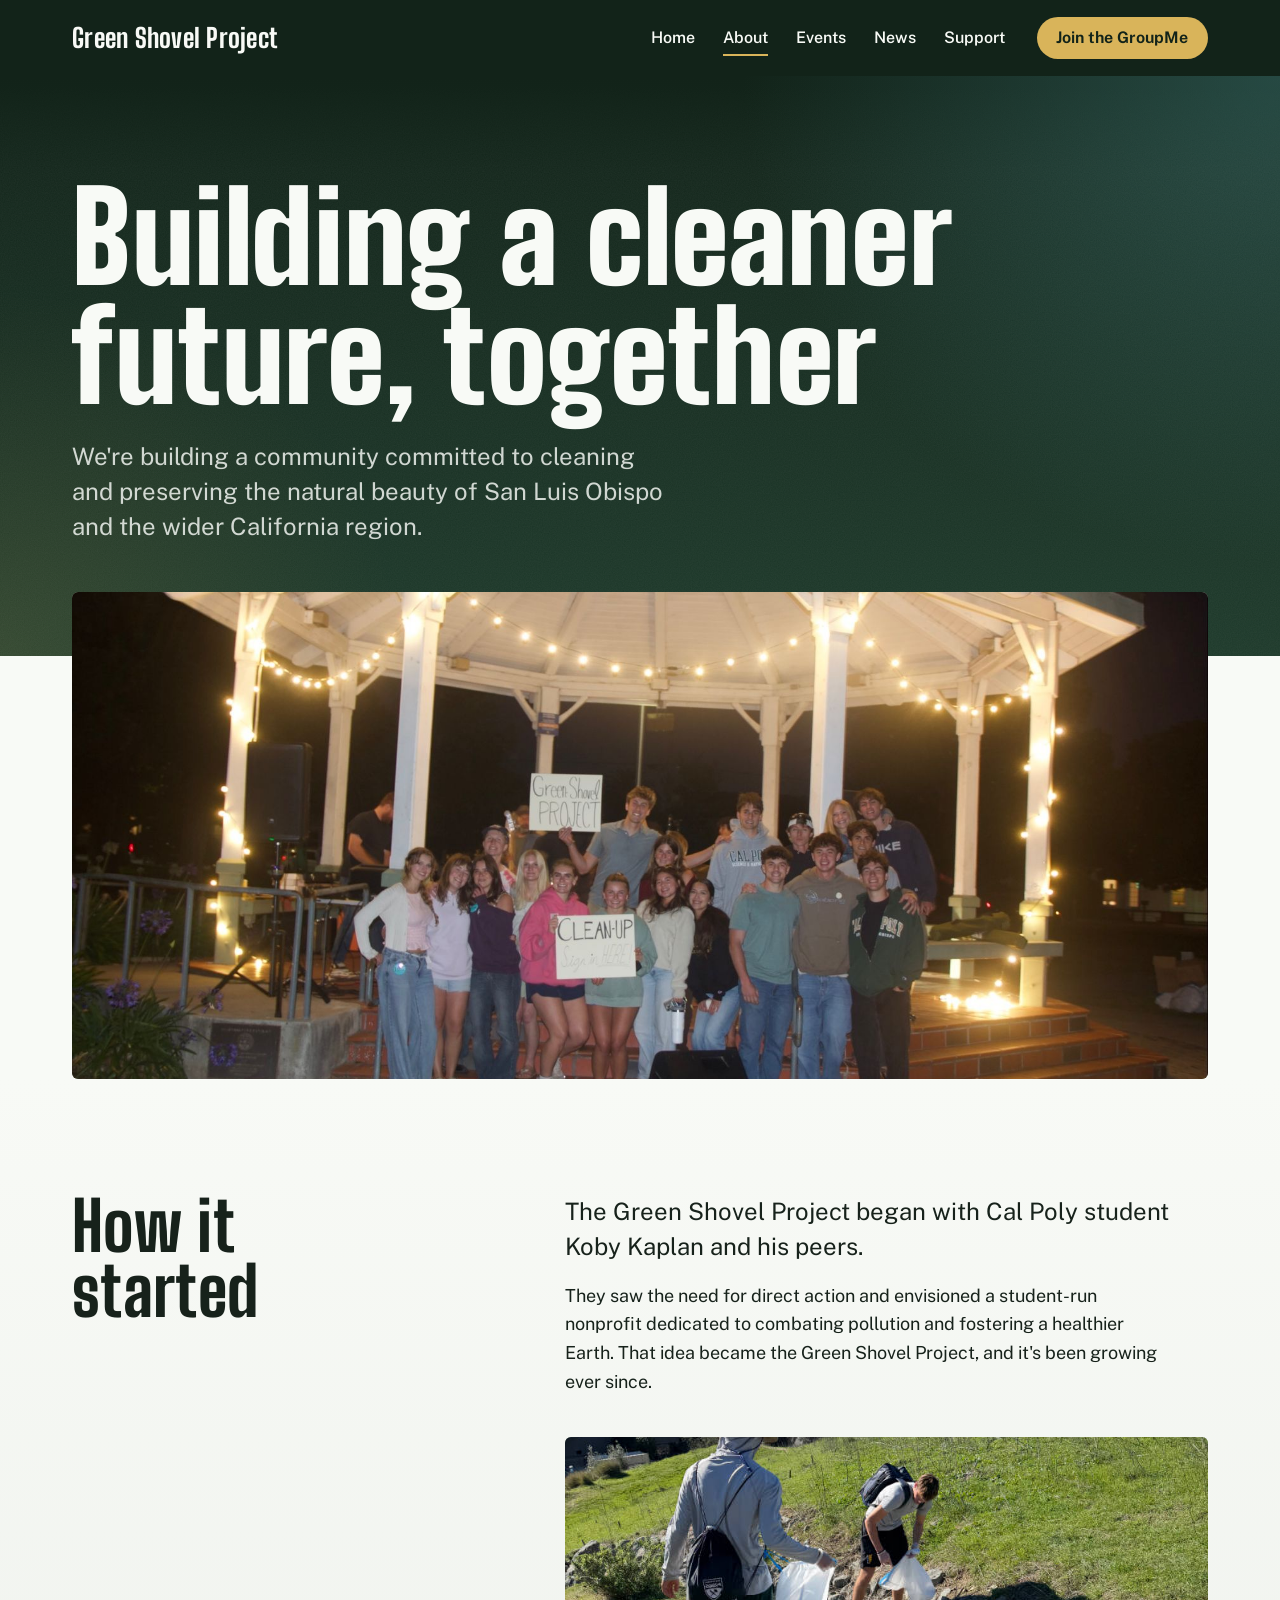
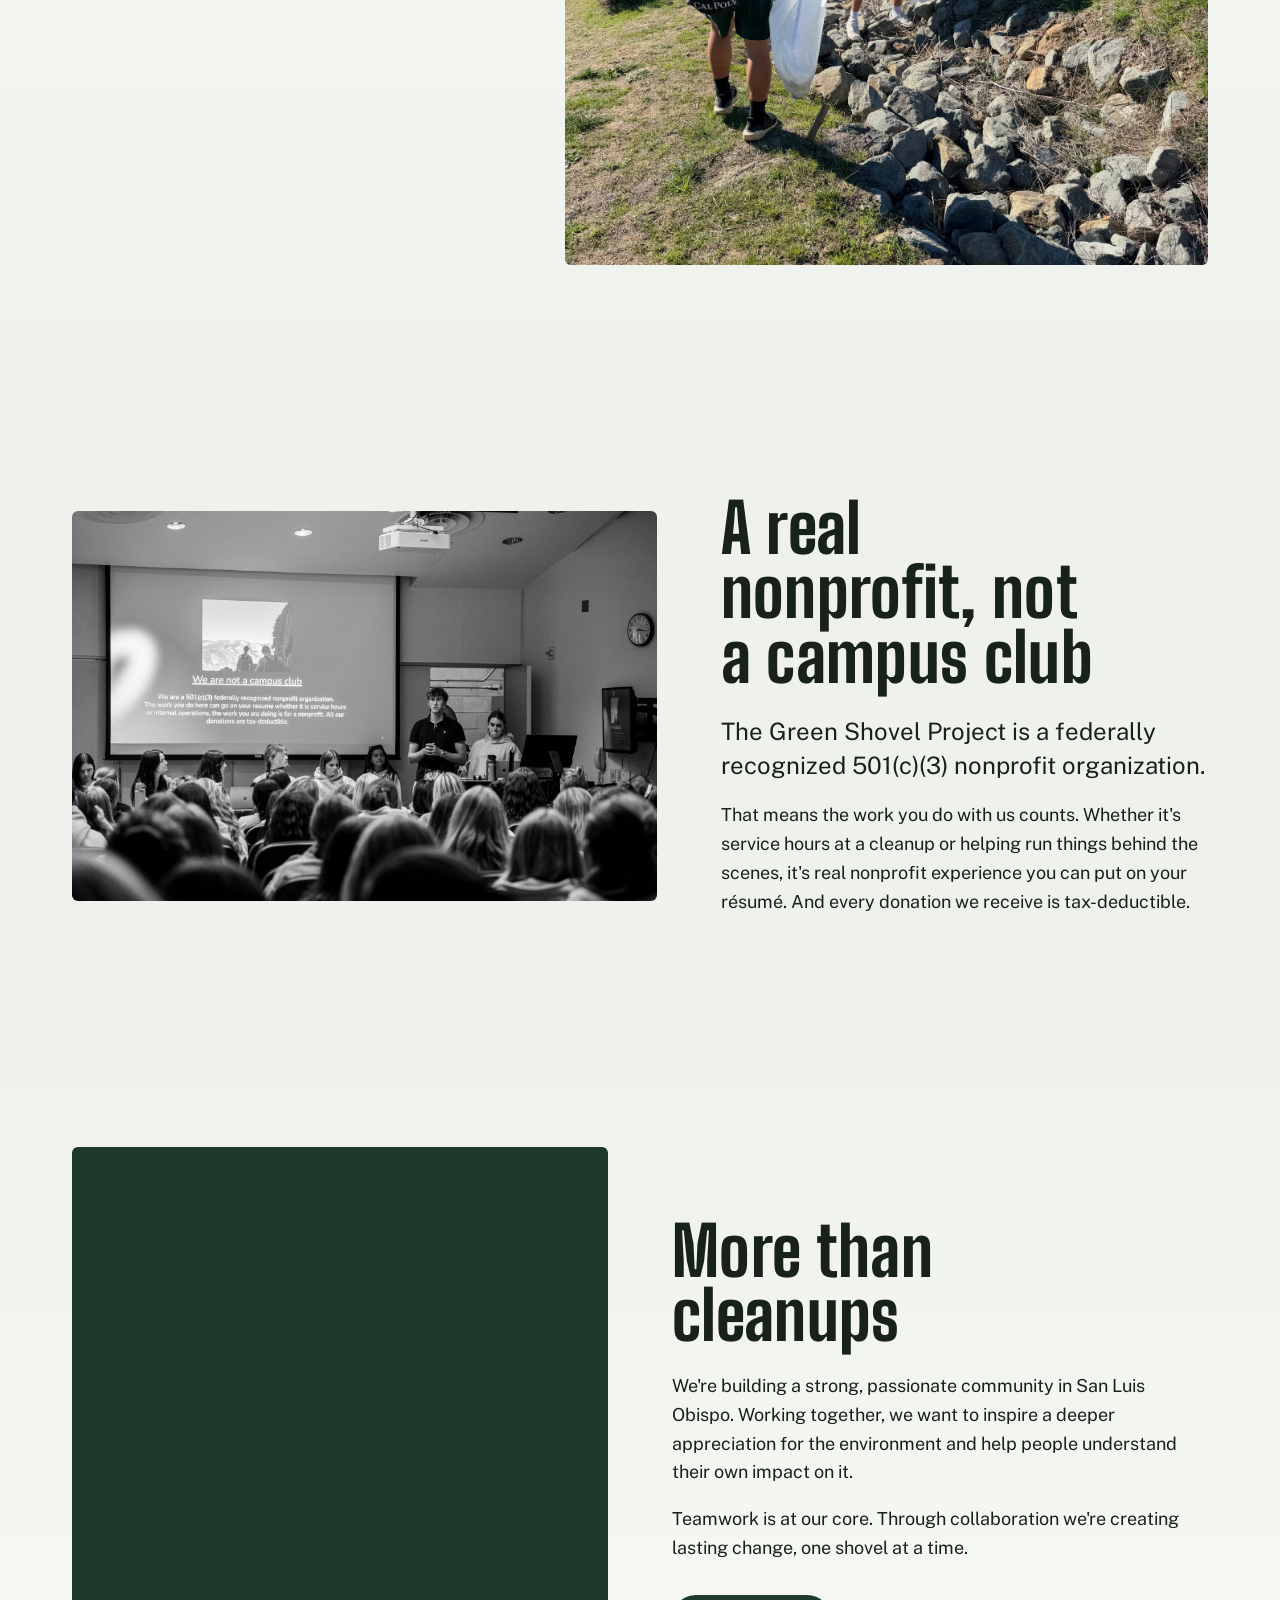
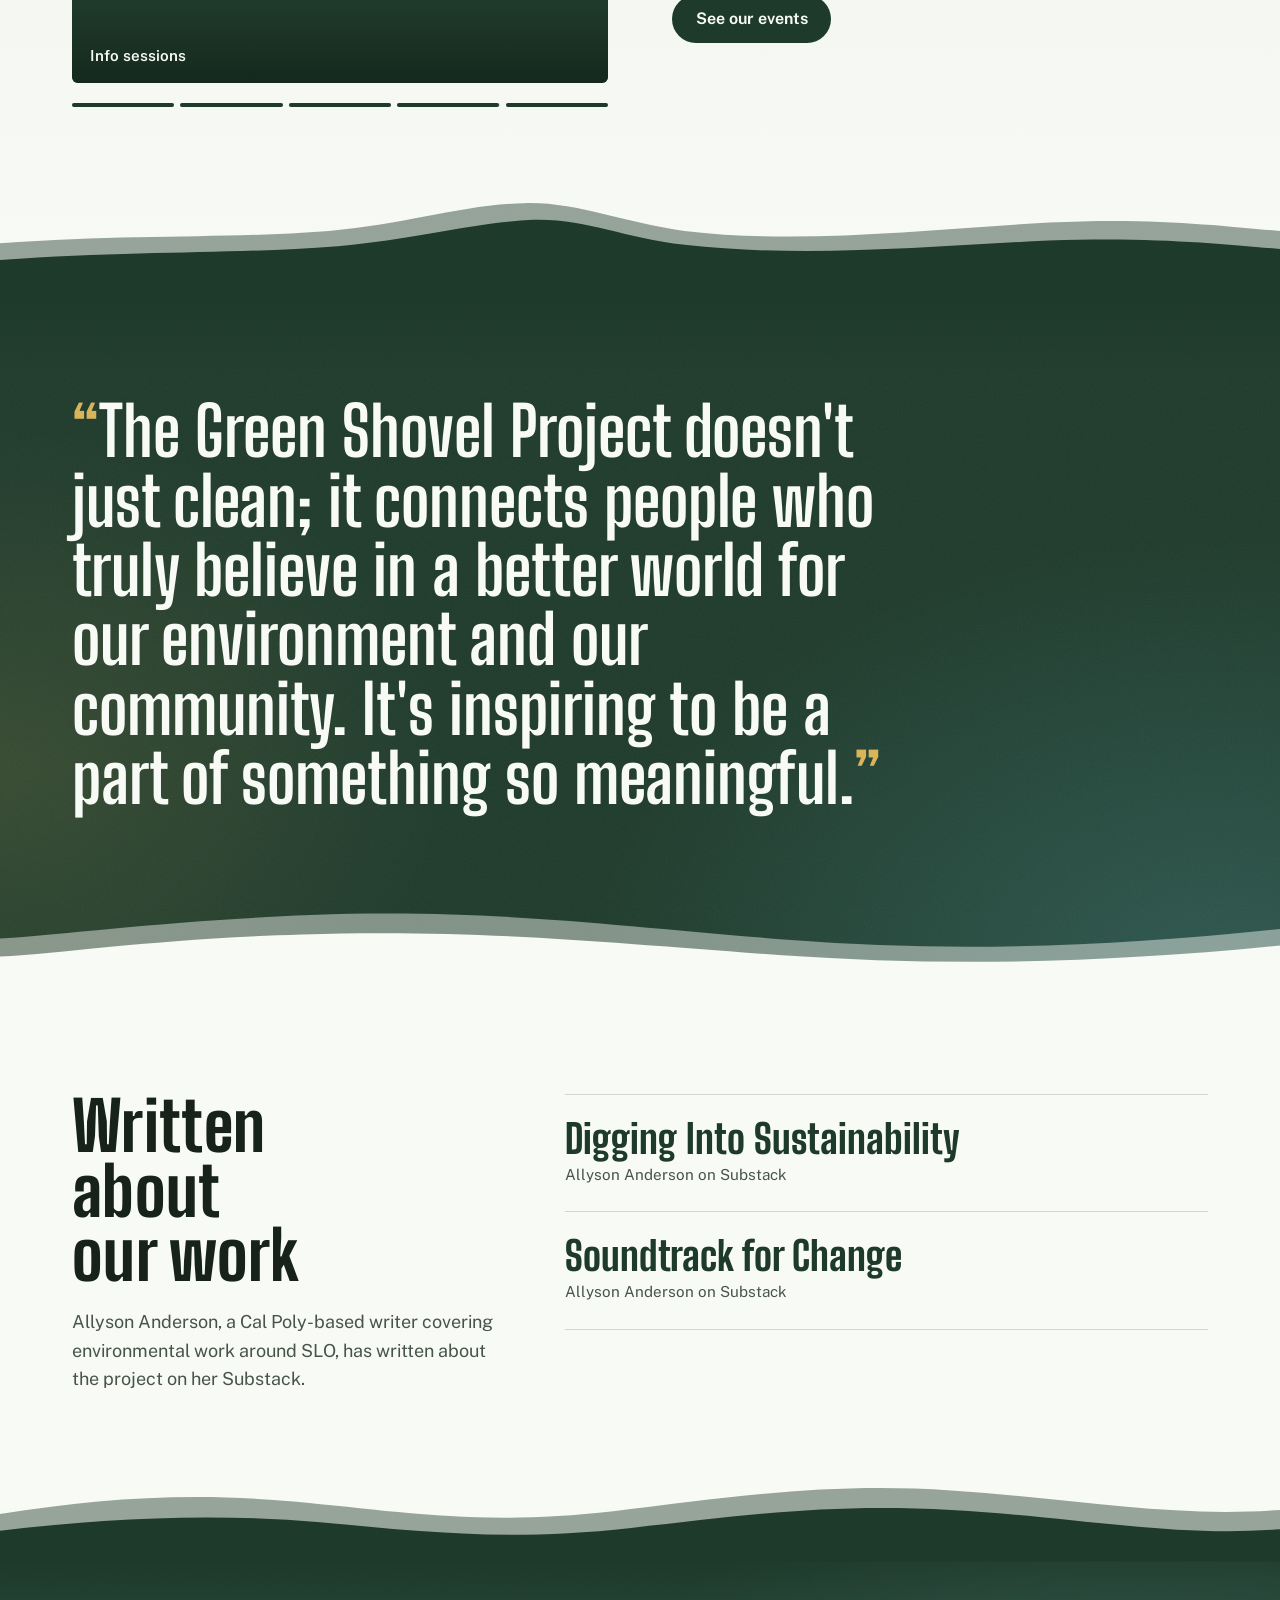
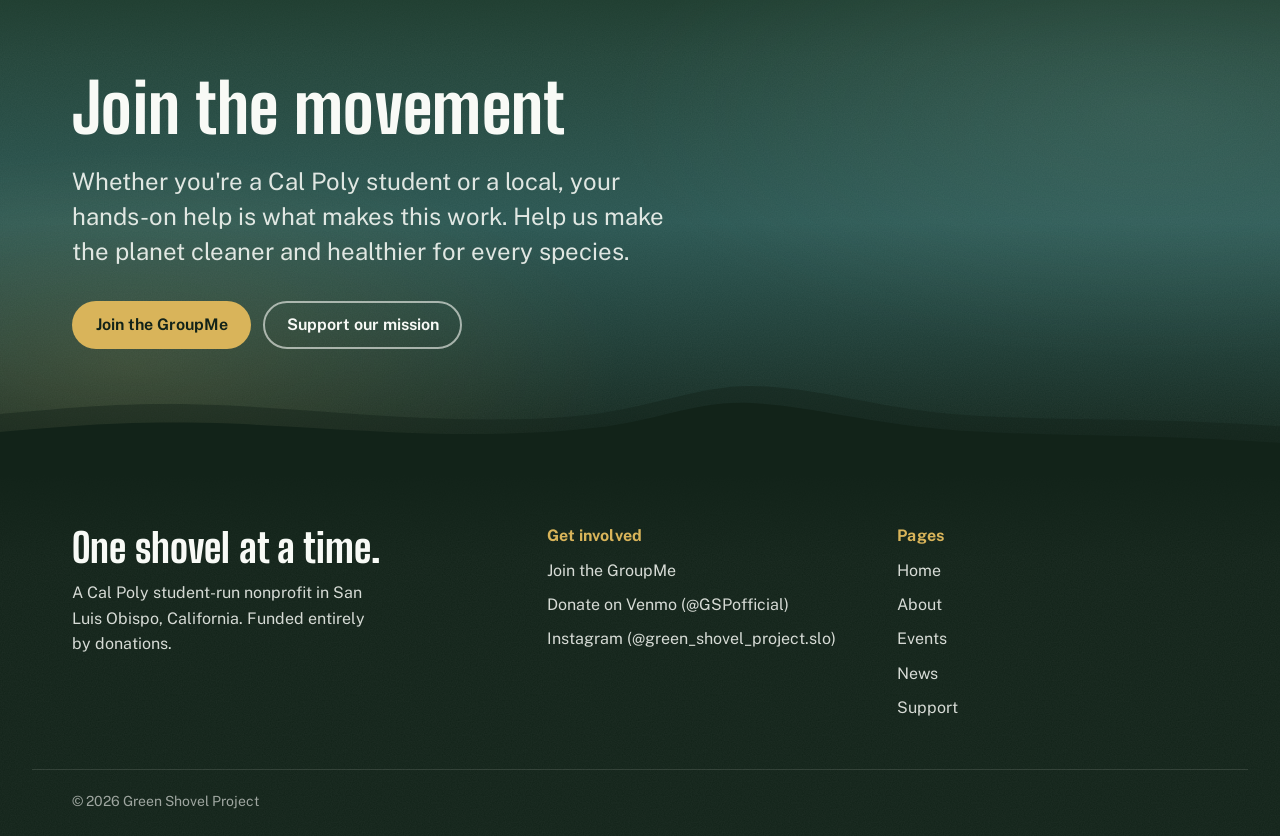
<file: about-us/index.html>
<!DOCTYPE html><html lang="en" data-astro-cid-hkbrpulz><head><meta charset="utf-8"><meta name="viewport" content="width=device-width, initial-scale=1"><title>About Us | Green Shovel Project</title><meta name="description" content="How a group of Cal Poly students started the Green Shovel Project, and the community we're building across San Luis Obispo."><link rel="canonical" href="https://greenshovelproject.org/about-us"><link rel="icon" href="/favicon.svg" type="image/svg+xml"><link rel="apple-touch-icon" href="/apple-touch-icon.png"><meta name="theme-color" content="#1e3a2b"><meta property="og:type" content="website"><meta property="og:site_name" content="Green Shovel Project"><meta property="og:title" content="About Us | Green Shovel Project"><meta property="og:description" content="How a group of Cal Poly students started the Green Shovel Project, and the community we're building across San Luis Obispo."><meta property="og:url" content="https://greenshovelproject.org/about-us"><meta property="og:image" content="https://greenshovelproject.org/images/gazebo-group-night.jpg"><meta name="twitter:card" content="summary_large_image"><script type="application/ld+json">{"@context":"https://schema.org","@type":"NGO","name":"Green Shovel Project","url":"https://greenshovelproject.org","description":"A Cal Poly student-run nonprofit in San Luis Obispo cleaning up coastlines, fostering forests, and building a community committed to a healthier planet.","areaServed":"San Luis Obispo, California","sameAs":["https://www.instagram.com/green_shovel_project.slo"]}</script><link rel="stylesheet" href="/_astro/Base.C0cYuRpq.css"><style>.rotator[data-astro-cid-5maxt2vz]{position:relative}.frame[data-astro-cid-5maxt2vz]{aspect-ratio:var(--ratio);border-radius:var(--radius);background:var(--oak);position:relative;overflow:hidden}.slide[data-astro-cid-5maxt2vz]{opacity:0;margin:0;transition:opacity .9s;position:absolute;inset:0}.slide[data-astro-cid-5maxt2vz].active{opacity:1}.slide[data-astro-cid-5maxt2vz] img[data-astro-cid-5maxt2vz]{object-fit:cover;width:100%;height:100%}.slide[data-astro-cid-5maxt2vz] figcaption[data-astro-cid-5maxt2vz]{color:var(--paper);background:linear-gradient(#0000,#122319bf);padding:2.5rem 1.1rem .9rem;font-size:.95rem;font-weight:600;position:absolute;bottom:0;left:0;right:0}.toggle[data-astro-cid-5maxt2vz]{width:2.25rem;height:2.25rem;color:var(--paper);cursor:pointer;-webkit-backdrop-filter:blur(4px);opacity:0;background:#1223198c;border:0;border-radius:999px;place-items:center;transition:opacity .2s;display:grid;position:absolute;top:.75rem;right:.75rem}.rotator[data-astro-cid-5maxt2vz]:hover .toggle[data-astro-cid-5maxt2vz],.toggle[data-astro-cid-5maxt2vz]:focus-visible,.rotator[data-astro-cid-5maxt2vz].paused .toggle[data-astro-cid-5maxt2vz]{opacity:1}@media (hover:none){.toggle[data-astro-cid-5maxt2vz]{opacity:1}}.toggle[data-astro-cid-5maxt2vz] svg[data-astro-cid-5maxt2vz]{fill:currentColor;width:14px;height:14px}.toggle[data-astro-cid-5maxt2vz] .i-play[data-astro-cid-5maxt2vz],.rotator[data-astro-cid-5maxt2vz].paused .toggle[data-astro-cid-5maxt2vz] .i-pause[data-astro-cid-5maxt2vz]{display:none}.rotator[data-astro-cid-5maxt2vz].paused .toggle[data-astro-cid-5maxt2vz] .i-play[data-astro-cid-5maxt2vz]{display:block}.bars[data-astro-cid-5maxt2vz]{gap:6px;margin-top:.75rem;display:flex}.bar[data-astro-cid-5maxt2vz]{cursor:pointer;background:0 0;border:0;flex:1;height:1.25rem;padding:0;position:relative}.bar[data-astro-cid-5maxt2vz]:before,.fill[data-astro-cid-5maxt2vz]{content:"";border-radius:4px;height:4px;margin-top:-2px;position:absolute;top:50%;left:0;right:0}.bar[data-astro-cid-5maxt2vz]:before{background:var(--bar-track,#17221b26)}.fill[data-astro-cid-5maxt2vz]{background:var(--bar-fill,var(--oak));transform-origin:0;transform:scaleX(0)}.bar[data-astro-cid-5maxt2vz].done .fill[data-astro-cid-5maxt2vz],.bar[data-astro-cid-5maxt2vz].active .fill[data-astro-cid-5maxt2vz]{transform:scaleX(1)}.rotator[data-astro-cid-5maxt2vz].ready .bar[data-astro-cid-5maxt2vz].active .fill[data-astro-cid-5maxt2vz]{animation:fill var(--dur) linear forwards;animation-play-state:paused;transform:scaleX(0)}.rotator[data-astro-cid-5maxt2vz].ready.running .bar[data-astro-cid-5maxt2vz].active .fill[data-astro-cid-5maxt2vz]{animation-play-state:running}@keyframes fill{to{transform:scaleX(1)}}.bar[data-astro-cid-5maxt2vz]:focus-visible{outline-offset:1px}@media (prefers-reduced-motion:reduce){.slide[data-astro-cid-5maxt2vz]{transition:none}.rotator[data-astro-cid-5maxt2vz].ready .bar[data-astro-cid-5maxt2vz].active .fill[data-astro-cid-5maxt2vz]{animation-duration:var(--dur)!important}}
.page-head[data-astro-cid-iqfgzcoi]{padding-bottom:clamp(4.5rem,9vw,7rem)}.wide-photo-wrap[data-astro-cid-iqfgzcoi]{margin-top:clamp(-4rem,-6vw,-2.5rem);position:relative}.wide-photo[data-astro-cid-iqfgzcoi]{aspect-ratio:21/9}@media (width<=40rem){.wide-photo[data-astro-cid-iqfgzcoi]{aspect-ratio:4/3}}.split[data-astro-cid-iqfgzcoi]{gap:2rem;display:grid}@media (width>=52rem){.split[data-astro-cid-iqfgzcoi]{grid-template-columns:2fr 3fr;gap:clamp(2rem,5vw,5rem)}.split[data-astro-cid-iqfgzcoi].reverse{grid-template-columns:1fr 1fr;align-items:center}}.story[data-astro-cid-iqfgzcoi] h2[data-astro-cid-iqfgzcoi],.press[data-astro-cid-iqfgzcoi] h2[data-astro-cid-iqfgzcoi]{max-width:8ch}.story-body[data-astro-cid-iqfgzcoi] .lede[data-astro-cid-iqfgzcoi]{color:var(--ink);margin-bottom:1rem}.story-photo[data-astro-cid-iqfgzcoi]{aspect-ratio:3/2;margin-top:2.5rem}.story[data-astro-cid-iqfgzcoi]{background:var(--bg-mist)}.nonprofit[data-astro-cid-iqfgzcoi]{background:var(--fog)}.community[data-astro-cid-iqfgzcoi]{background:var(--bg-mist-up);padding-bottom:clamp(7rem,13vw,11rem)}.nonprofit-grid[data-astro-cid-iqfgzcoi]{align-items:center;gap:clamp(2rem,5vw,4rem);display:grid}.nonprofit-photo[data-astro-cid-iqfgzcoi]{aspect-ratio:3/2}.nonprofit[data-astro-cid-iqfgzcoi] h2[data-astro-cid-iqfgzcoi]{max-width:12ch;margin-bottom:1.5rem}.nonprofit[data-astro-cid-iqfgzcoi] .lede[data-astro-cid-iqfgzcoi]{color:var(--ink);margin-bottom:1rem}@media (width>=52rem){.nonprofit-grid[data-astro-cid-iqfgzcoi]{grid-template-columns:6fr 5fr}}.community-body[data-astro-cid-iqfgzcoi] h2[data-astro-cid-iqfgzcoi]{max-width:10ch;margin-bottom:1.5rem}.community-body[data-astro-cid-iqfgzcoi] .btn-row[data-astro-cid-iqfgzcoi]{margin-top:2rem}.voice[data-astro-cid-iqfgzcoi]{background:var(--bg-forest);color:var(--paper);padding-bottom:clamp(7rem,13vw,11rem)}.voice[data-astro-cid-iqfgzcoi] blockquote[data-astro-cid-iqfgzcoi]{max-width:52rem;margin:0}.voice[data-astro-cid-iqfgzcoi] blockquote[data-astro-cid-iqfgzcoi] p[data-astro-cid-iqfgzcoi]{max-width:none;font-family:var(--font-display);font-weight:700;font-size:var(--step-3);line-height:1.02}.voice[data-astro-cid-iqfgzcoi] blockquote[data-astro-cid-iqfgzcoi] p[data-astro-cid-iqfgzcoi]:before{content:"“";color:var(--gold)}.voice[data-astro-cid-iqfgzcoi] blockquote[data-astro-cid-iqfgzcoi] p[data-astro-cid-iqfgzcoi]:after{content:"”";color:var(--gold)}.press-intro[data-astro-cid-iqfgzcoi]{color:var(--ink-soft);margin-top:1.25rem}.press-list[data-astro-cid-iqfgzcoi]{border-top:1px solid var(--line);margin:0;padding:0;list-style:none}.press-list[data-astro-cid-iqfgzcoi] a[data-astro-cid-iqfgzcoi]{border-bottom:1px solid var(--line);gap:.25rem;padding-block:1.5rem;text-decoration:none;display:grid}.press-title[data-astro-cid-iqfgzcoi]{font-family:var(--font-display);font-weight:800;font-size:var(--step-2);color:var(--oak);line-height:1}.press-list[data-astro-cid-iqfgzcoi] a[data-astro-cid-iqfgzcoi]:hover .press-title[data-astro-cid-iqfgzcoi]{color:var(--pacific);text-underline-offset:.12em;text-decoration:underline 2px}.press-meta[data-astro-cid-iqfgzcoi]{color:var(--ink-soft);font-size:.95rem}.press[data-astro-cid-iqfgzcoi]{padding-bottom:clamp(7rem,13vw,11rem)}.join[data-astro-cid-iqfgzcoi]{background:var(--bg-dusk);color:var(--paper)}.join[data-astro-cid-iqfgzcoi] .lede[data-astro-cid-iqfgzcoi]{color:#f8faf6e0;margin-block:1.5rem 2rem}
</style></head><body data-astro-cid-hkbrpulz><a class="skip-link" href="#main" data-astro-cid-hkbrpulz>Skip to content</a><header class="site-header" data-astro-cid-hkbrpulz><div class="wrap header-inner" data-astro-cid-hkbrpulz><a class="brand" href="/" aria-label="Green Shovel Project home" data-astro-cid-hkbrpulz><span data-astro-cid-hkbrpulz>Green Shovel Project</span></a><nav class="nav-desktop" aria-label="Main" data-astro-cid-hkbrpulz><ul data-astro-cid-hkbrpulz><li data-astro-cid-hkbrpulz><a href="/" data-astro-cid-hkbrpulz>Home</a></li><li data-astro-cid-hkbrpulz><a href="/about-us" aria-current="page" data-astro-cid-hkbrpulz>About</a></li><li data-astro-cid-hkbrpulz><a href="/our-events" data-astro-cid-hkbrpulz>Events</a></li><li data-astro-cid-hkbrpulz><a href="/latest-news" data-astro-cid-hkbrpulz>News</a></li><li data-astro-cid-hkbrpulz><a href="/support-our-mission" data-astro-cid-hkbrpulz>Support</a></li></ul><a class="btn btn-gold header-cta" href="https://groupme.com/join_group/111572406/x85GzWrs" target="_blank" rel="noopener" data-astro-cid-hkbrpulz>Join the GroupMe</a></nav><details class="nav-mobile" data-astro-cid-hkbrpulz><summary aria-label="Menu" data-astro-cid-hkbrpulz><span class="burger" aria-hidden="true" data-astro-cid-hkbrpulz><span data-astro-cid-hkbrpulz></span><span data-astro-cid-hkbrpulz></span></span><span class="menu-word" data-astro-cid-hkbrpulz>Menu</span></summary><div class="nav-sheet" data-astro-cid-hkbrpulz><ul data-astro-cid-hkbrpulz><li data-astro-cid-hkbrpulz><a href="/" data-astro-cid-hkbrpulz>Home</a></li><li data-astro-cid-hkbrpulz><a href="/about-us" aria-current="page" data-astro-cid-hkbrpulz>About</a></li><li data-astro-cid-hkbrpulz><a href="/our-events" data-astro-cid-hkbrpulz>Events</a></li><li data-astro-cid-hkbrpulz><a href="/latest-news" data-astro-cid-hkbrpulz>News</a></li><li data-astro-cid-hkbrpulz><a href="/support-our-mission" data-astro-cid-hkbrpulz>Support</a></li></ul><a class="btn btn-gold" href="https://groupme.com/join_group/111572406/x85GzWrs" target="_blank" rel="noopener" data-astro-cid-hkbrpulz>Join the GroupMe</a></div></details></div></header><main id="main" data-astro-cid-hkbrpulz><header class="page-head grain" data-astro-cid-iqfgzcoi><div class="wrap" data-astro-cid-iqfgzcoi><h1 data-astro-cid-iqfgzcoi>Building a cleaner future, together</h1><p class="lede" data-astro-cid-iqfgzcoi>We're building a community committed to cleaning and preserving the natural beauty of San Luis Obispo and the wider California region.</p></div></header><div class="wrap wide-photo-wrap" data-astro-cid-iqfgzcoi><figure class="photo wide-photo" data-astro-cid-iqfgzcoi><img src="/images/gazebo-group-night.jpg" alt="Green Shovel Project volunteers posing at night in front of a gazebo strung with lights, holding Green Shovel Project and clean-up sign-in signs" style="object-position:center 60%" fetchpriority="high" data-astro-cid-iqfgzcoi></figure></div><section class="story" data-astro-cid-iqfgzcoi><div class="wrap split" data-astro-cid-iqfgzcoi><div data-astro-cid-iqfgzcoi><h2 data-astro-cid-iqfgzcoi>How it started</h2></div><div class="story-body" data-astro-cid-iqfgzcoi><p class="lede" data-astro-cid-iqfgzcoi>The Green Shovel Project began with Cal Poly student Koby Kaplan and his peers.</p><p data-astro-cid-iqfgzcoi>They saw the need for direct action and envisioned a student-run nonprofit dedicated to combating pollution and fostering a healthier Earth. That idea became the Green Shovel Project, and it's been growing ever since.</p><figure class="photo story-photo" data-astro-cid-iqfgzcoi><img src="/images/img_0707-standard.jpg" alt="Two volunteers picking up trash along a rocky hillside, with mountains behind them" style="object-position:center 60%" loading="lazy" data-astro-cid-iqfgzcoi></figure></div></div></section><section class="nonprofit" data-astro-cid-iqfgzcoi><div class="wrap nonprofit-grid" data-astro-cid-iqfgzcoi><figure class="photo nonprofit-photo" data-astro-cid-iqfgzcoi><img src="/images/info-session-slide.jpg" alt="A Green Shovel Project leader presenting to a full room, with a slide explaining that GSP is a 501(c)(3) nonprofit, not a campus club" loading="lazy" data-astro-cid-iqfgzcoi></figure><div data-astro-cid-iqfgzcoi><h2 data-astro-cid-iqfgzcoi>A real nonprofit, not a campus club</h2><p class="lede" data-astro-cid-iqfgzcoi>The Green Shovel Project is a federally recognized 501(c)(3) nonprofit organization.</p><p data-astro-cid-iqfgzcoi>That means the work you do with us counts. Whether it's service hours at a cleanup or helping run things behind the scenes, it's real nonprofit experience you can put on your résumé. And every donation we receive is tax-deductible.</p></div></div></section><section class="community" data-astro-cid-iqfgzcoi><div class="wrap split reverse" data-astro-cid-iqfgzcoi><div class="rotator" data-rotator style="--ratio:1 / 1; --dur:5s" role="region" aria-roledescription="carousel" aria-label="Photos from Green Shovel Project events" data-astro-cid-5maxt2vz><div class="frame" data-astro-cid-5maxt2vz><figure class="slide active" aria-roledescription="slide" aria-label="1 of 5" data-astro-cid-5maxt2vz><img src="/images/cleanup-crew-bags.jpg" alt="Volunteers in gloves on a paved path holding full trash bags and a Green Shovel Project sign" style="object-position:center 82%" loading="eager" decoding="async" data-astro-cid-5maxt2vz><figcaption data-astro-cid-5maxt2vz>Cleanups</figcaption></figure><figure class="slide" aria-roledescription="slide" aria-label="2 of 5" aria-hidden="true" data-astro-cid-5maxt2vz><img src="/images/gazebo-concert-dusk.jpg" alt="A band playing in a lit gazebo at dusk while students laugh and play spikeball on the lawn" style="object-position:center" loading="lazy" decoding="async" data-astro-cid-5maxt2vz><figcaption data-astro-cid-5maxt2vz>Live music</figcaption></figure><figure class="slide" aria-roledescription="slide" aria-label="3 of 5" aria-hidden="true" data-astro-cid-5maxt2vz><img src="/images/tabling-park.jpg" alt="Students gathered around an information table in a park" style="object-position:center 65%" loading="lazy" decoding="async" data-astro-cid-5maxt2vz><figcaption data-astro-cid-5maxt2vz>Spreading the word</figcaption></figure><figure class="slide" aria-roledescription="slide" aria-label="4 of 5" aria-hidden="true" data-astro-cid-5maxt2vz><img src="/images/cleanup-bag-pile.jpg" alt="A pile of full trash bags, flattened cardboard and a bike wheel collected at a cleanup, next to Green Shovel Project signs" style="object-position:center 70%" loading="lazy" decoding="async" data-astro-cid-5maxt2vz><figcaption data-astro-cid-5maxt2vz>Bagged and ready to haul out</figcaption></figure><figure class="slide" aria-roledescription="slide" aria-label="5 of 5" aria-hidden="true" data-astro-cid-5maxt2vz><img src="/images/info-session-hall.jpg" alt="Students in a lecture hall at a Green Shovel Project info session, with GroupMe and Instagram QR codes on the screens" style="object-position:center 70%" loading="lazy" decoding="async" data-astro-cid-5maxt2vz><figcaption data-astro-cid-5maxt2vz>Info sessions</figcaption></figure><button class="toggle" type="button" data-toggle aria-label="Pause slideshow" data-astro-cid-5maxt2vz><svg class="i-pause" viewBox="0 0 16 16" aria-hidden="true" data-astro-cid-5maxt2vz><rect x="3.5" y="2.5" width="3" height="11" rx="1" data-astro-cid-5maxt2vz></rect><rect x="9.5" y="2.5" width="3" height="11" rx="1" data-astro-cid-5maxt2vz></rect></svg><svg class="i-play" viewBox="0 0 16 16" aria-hidden="true" data-astro-cid-5maxt2vz><path d="M4.5 2.8v10.4a.6.6 0 0 0 .9.5l8.3-5.2a.6.6 0 0 0 0-1L5.4 2.3a.6.6 0 0 0-.9.5z" data-astro-cid-5maxt2vz></path></svg></button></div><div class="bars" data-astro-cid-5maxt2vz><button type="button" class="bar active" data-go="0" aria-label="Show photo 1: Cleanups" aria-current="true" data-astro-cid-5maxt2vz><span class="fill" data-astro-cid-5maxt2vz></span></button><button type="button" class="bar" data-go="1" aria-label="Show photo 2: Live music" data-astro-cid-5maxt2vz><span class="fill" data-astro-cid-5maxt2vz></span></button><button type="button" class="bar" data-go="2" aria-label="Show photo 3: Spreading the word" data-astro-cid-5maxt2vz><span class="fill" data-astro-cid-5maxt2vz></span></button><button type="button" class="bar" data-go="3" aria-label="Show photo 4: Bagged and ready to haul out" data-astro-cid-5maxt2vz><span class="fill" data-astro-cid-5maxt2vz></span></button><button type="button" class="bar" data-go="4" aria-label="Show photo 5: Info sessions" data-astro-cid-5maxt2vz><span class="fill" data-astro-cid-5maxt2vz></span></button></div></div><script type="module">var e=window.matchMedia(`(prefers-reduced-motion: reduce)`);document.querySelectorAll(`[data-rotator]`).forEach(t=>{let n=[...t.querySelectorAll(`.slide`)],r=[...t.querySelectorAll(`.bar`)],i=t.querySelector(`[data-toggle]`);if(n.length<2){i.hidden=!0;return}let a=0,o=e.matches,s=!1,c=!1,l=()=>{n.forEach((e,t)=>{let n=t===a;e.classList.toggle(`active`,n),n?e.removeAttribute(`aria-hidden`):e.setAttribute(`aria-hidden`,`true`)}),r.forEach((e,t)=>{e.classList.toggle(`active`,t===a),e.classList.toggle(`done`,t<a),t===a?e.setAttribute(`aria-current`,`true`):e.removeAttribute(`aria-current`);let n=e.querySelector(`.fill`);n.style.animation=`none`,n.offsetWidth,n.style.animation=``})},u=()=>{let e=!o&&!s&&c&&!document.hidden;t.classList.toggle(`running`,e),t.classList.toggle(`paused`,o),i.setAttribute(`aria-label`,o?`Play slideshow`:`Pause slideshow`)},d=e=>{a=(e+n.length)%n.length,l()};r.forEach((e,t)=>{e.querySelector(`.fill`).addEventListener(`animationend`,()=>{t===a&&d(a+1)}),e.addEventListener(`click`,()=>d(t))}),i.addEventListener(`click`,()=>{o=!o,u()}),t.addEventListener(`pointerenter`,e=>{e.pointerType===`mouse`&&(s=!0,u())}),t.addEventListener(`pointerleave`,()=>{s=!1,u()}),t.addEventListener(`focusin`,()=>{s=!0,u()}),t.addEventListener(`focusout`,()=>{s=!1,u()}),document.addEventListener(`visibilitychange`,u);let f=0;t.addEventListener(`touchstart`,e=>f=e.touches[0].clientX,{passive:!0}),t.addEventListener(`touchend`,e=>{let t=e.changedTouches[0].clientX-f;Math.abs(t)>40&&d(a+(t<0?1:-1))}),new IntersectionObserver(([e])=>{c=e.isIntersecting,u()},{threshold:.35}).observe(t),t.classList.add(`ready`),l(),u()});</script><div class="community-body" data-astro-cid-iqfgzcoi><h2 data-astro-cid-iqfgzcoi>More than cleanups</h2><p data-astro-cid-iqfgzcoi>We're building a strong, passionate community in San Luis Obispo. Working together, we want to inspire a deeper appreciation for the environment and help people understand their own impact on it.</p><p data-astro-cid-iqfgzcoi>Teamwork is at our core. Through collaboration we're creating lasting change, one shovel at a time.</p><div class="btn-row" data-astro-cid-iqfgzcoi><a class="btn btn-oak" href="/our-events" data-astro-cid-iqfgzcoi>See our events</a></div></div></div></section><section class="voice grain" data-astro-cid-iqfgzcoi><div class="hills top" aria-hidden="true" data-astro-cid-s7fttlot><svg viewBox="0 0 1440 120" preserveAspectRatio="none" focusable="false" data-astro-cid-s7fttlot><path d="M0 120V64C150 50 250 58 370 46C460 36 520 8 590 6C650 4 700 34 770 46C900 66 1040 44 1180 34C1300 26 1380 40 1440 46V120Z" fill="var(--oak)" opacity="0.45" data-astro-cid-s7fttlot></path><path d="M0 120V88C160 74 260 80 380 68C470 58 530 34 600 30C660 28 700 56 770 66C910 86 1040 68 1180 60C1300 54 1380 66 1440 72V120Z" fill="var(--oak)" data-astro-cid-s7fttlot></path></svg></div><div class="wrap" data-astro-cid-iqfgzcoi><blockquote data-astro-cid-iqfgzcoi><p data-astro-cid-iqfgzcoi>The Green Shovel Project doesn't just clean; it connects people who truly believe in a better world for our environment and our community. It's inspiring to be a part of something so meaningful.</p></blockquote></div></section><section class="press" data-astro-cid-iqfgzcoi><div class="hills top flip" aria-hidden="true" data-astro-cid-s7fttlot><svg viewBox="0 0 1440 120" preserveAspectRatio="none" focusable="false" data-astro-cid-s7fttlot><path d="M0 120V46C190 72 370 80 550 62C750 42 890 16 1090 26C1250 34 1350 52 1440 60V120Z" fill="var(--paper)" opacity="0.45" data-astro-cid-s7fttlot></path><path d="M0 120V70C200 96 380 100 560 84C760 66 900 46 1100 54C1260 60 1360 80 1440 86V120Z" fill="var(--paper)" data-astro-cid-s7fttlot></path></svg></div><div class="wrap split" data-astro-cid-iqfgzcoi><div data-astro-cid-iqfgzcoi><h2 data-astro-cid-iqfgzcoi>Written about our work</h2><p class="press-intro" data-astro-cid-iqfgzcoi>Allyson Anderson, a Cal Poly-based writer covering environmental work around SLO, has written about the project on her Substack.</p></div><ul class="press-list" data-astro-cid-iqfgzcoi><li data-astro-cid-iqfgzcoi><a href="https://allysonaanderson.substack.com/p/digging-into-sustainability-with" target="_blank" rel="noopener" data-astro-cid-iqfgzcoi><span class="press-title" data-astro-cid-iqfgzcoi>Digging Into Sustainability</span><span class="press-meta" data-astro-cid-iqfgzcoi>Allyson Anderson on Substack</span></a></li><li data-astro-cid-iqfgzcoi><a href="https://allysonaanderson.substack.com/p/soundtrack-for-change-advancing-towards" target="_blank" rel="noopener" data-astro-cid-iqfgzcoi><span class="press-title" data-astro-cid-iqfgzcoi>Soundtrack for Change</span><span class="press-meta" data-astro-cid-iqfgzcoi>Allyson Anderson on Substack</span></a></li></ul></div></section><section class="join grain" data-astro-cid-iqfgzcoi><div class="hills top" aria-hidden="true" data-astro-cid-s7fttlot><svg viewBox="0 0 1440 120" preserveAspectRatio="none" focusable="false" data-astro-cid-s7fttlot><path d="M0 120V52C110 30 210 20 330 34C450 48 540 70 690 48C820 28 930 6 1070 18C1210 30 1320 58 1440 46V120Z" fill="var(--oak)" opacity="0.45" data-astro-cid-s7fttlot></path><path d="M0 120V76C120 58 240 50 360 64C480 78 570 92 710 72C840 54 930 36 1070 46C1210 56 1320 86 1440 74V120Z" fill="var(--oak)" data-astro-cid-s7fttlot></path></svg></div><div class="wrap join-inner" data-astro-cid-iqfgzcoi><h2 data-astro-cid-iqfgzcoi>Join the movement</h2><p class="lede" data-astro-cid-iqfgzcoi>Whether you're a Cal Poly student or a local, your hands-on help is what makes this work. Help us make the planet cleaner and healthier for every species.</p><div class="btn-row" data-astro-cid-iqfgzcoi><a class="btn btn-gold" href="https://groupme.com/join_group/111572406/x85GzWrs" target="_blank" rel="noopener" data-astro-cid-iqfgzcoi>Join the GroupMe</a><a class="btn btn-ghost-light" href="/support-our-mission" data-astro-cid-iqfgzcoi>Support our mission</a></div></div></section></main><footer class="site-footer grain" data-astro-cid-hkbrpulz><div class="hills top flip" aria-hidden="true" data-astro-cid-s7fttlot><svg viewBox="0 0 1440 120" preserveAspectRatio="none" focusable="false" data-astro-cid-s7fttlot><path d="M0 120V64C150 50 250 58 370 46C460 36 520 8 590 6C650 4 700 34 770 46C900 66 1040 44 1180 34C1300 26 1380 40 1440 46V120Z" fill="var(--oak-deep)" opacity="0.45" data-astro-cid-s7fttlot></path><path d="M0 120V88C160 74 260 80 380 68C470 58 530 34 600 30C660 28 700 56 770 66C910 86 1040 68 1180 60C1300 54 1380 66 1440 72V120Z" fill="var(--oak-deep)" data-astro-cid-s7fttlot></path></svg></div><div class="wrap footer-grid" data-astro-cid-hkbrpulz><div class="footer-brand" data-astro-cid-hkbrpulz><p class="footer-line" data-astro-cid-hkbrpulz>One shovel at a time.</p><p class="footer-sub" data-astro-cid-hkbrpulz>A Cal Poly student-run nonprofit in San Luis Obispo, California. Funded entirely by donations.</p></div><div data-astro-cid-hkbrpulz><h2 class="footer-head" data-astro-cid-hkbrpulz>Get involved</h2><ul class="footer-links" data-astro-cid-hkbrpulz><li data-astro-cid-hkbrpulz><a href="https://groupme.com/join_group/111572406/x85GzWrs" target="_blank" rel="noopener" data-astro-cid-hkbrpulz>Join the GroupMe</a></li><li data-astro-cid-hkbrpulz><a href="https://www.venmo.com/u/GSPofficial" target="_blank" rel="noopener" data-astro-cid-hkbrpulz>Donate on Venmo (@GSPofficial)</a></li><li data-astro-cid-hkbrpulz><a href="https://www.instagram.com/green_shovel_project.slo" target="_blank" rel="noopener" data-astro-cid-hkbrpulz>Instagram (@green_shovel_project.slo)</a></li></ul></div><div data-astro-cid-hkbrpulz><h2 class="footer-head" data-astro-cid-hkbrpulz>Pages</h2><ul class="footer-links" data-astro-cid-hkbrpulz><li data-astro-cid-hkbrpulz><a href="/" data-astro-cid-hkbrpulz>Home</a></li><li data-astro-cid-hkbrpulz><a href="/about-us" data-astro-cid-hkbrpulz>About</a></li><li data-astro-cid-hkbrpulz><a href="/our-events" data-astro-cid-hkbrpulz>Events</a></li><li data-astro-cid-hkbrpulz><a href="/latest-news" data-astro-cid-hkbrpulz>News</a></li><li data-astro-cid-hkbrpulz><a href="/support-our-mission" data-astro-cid-hkbrpulz>Support</a></li></ul></div></div><div class="wrap footer-base" data-astro-cid-hkbrpulz><span data-astro-cid-hkbrpulz>© 2026 Green Shovel Project</span></div></footer></body></html>
</file>
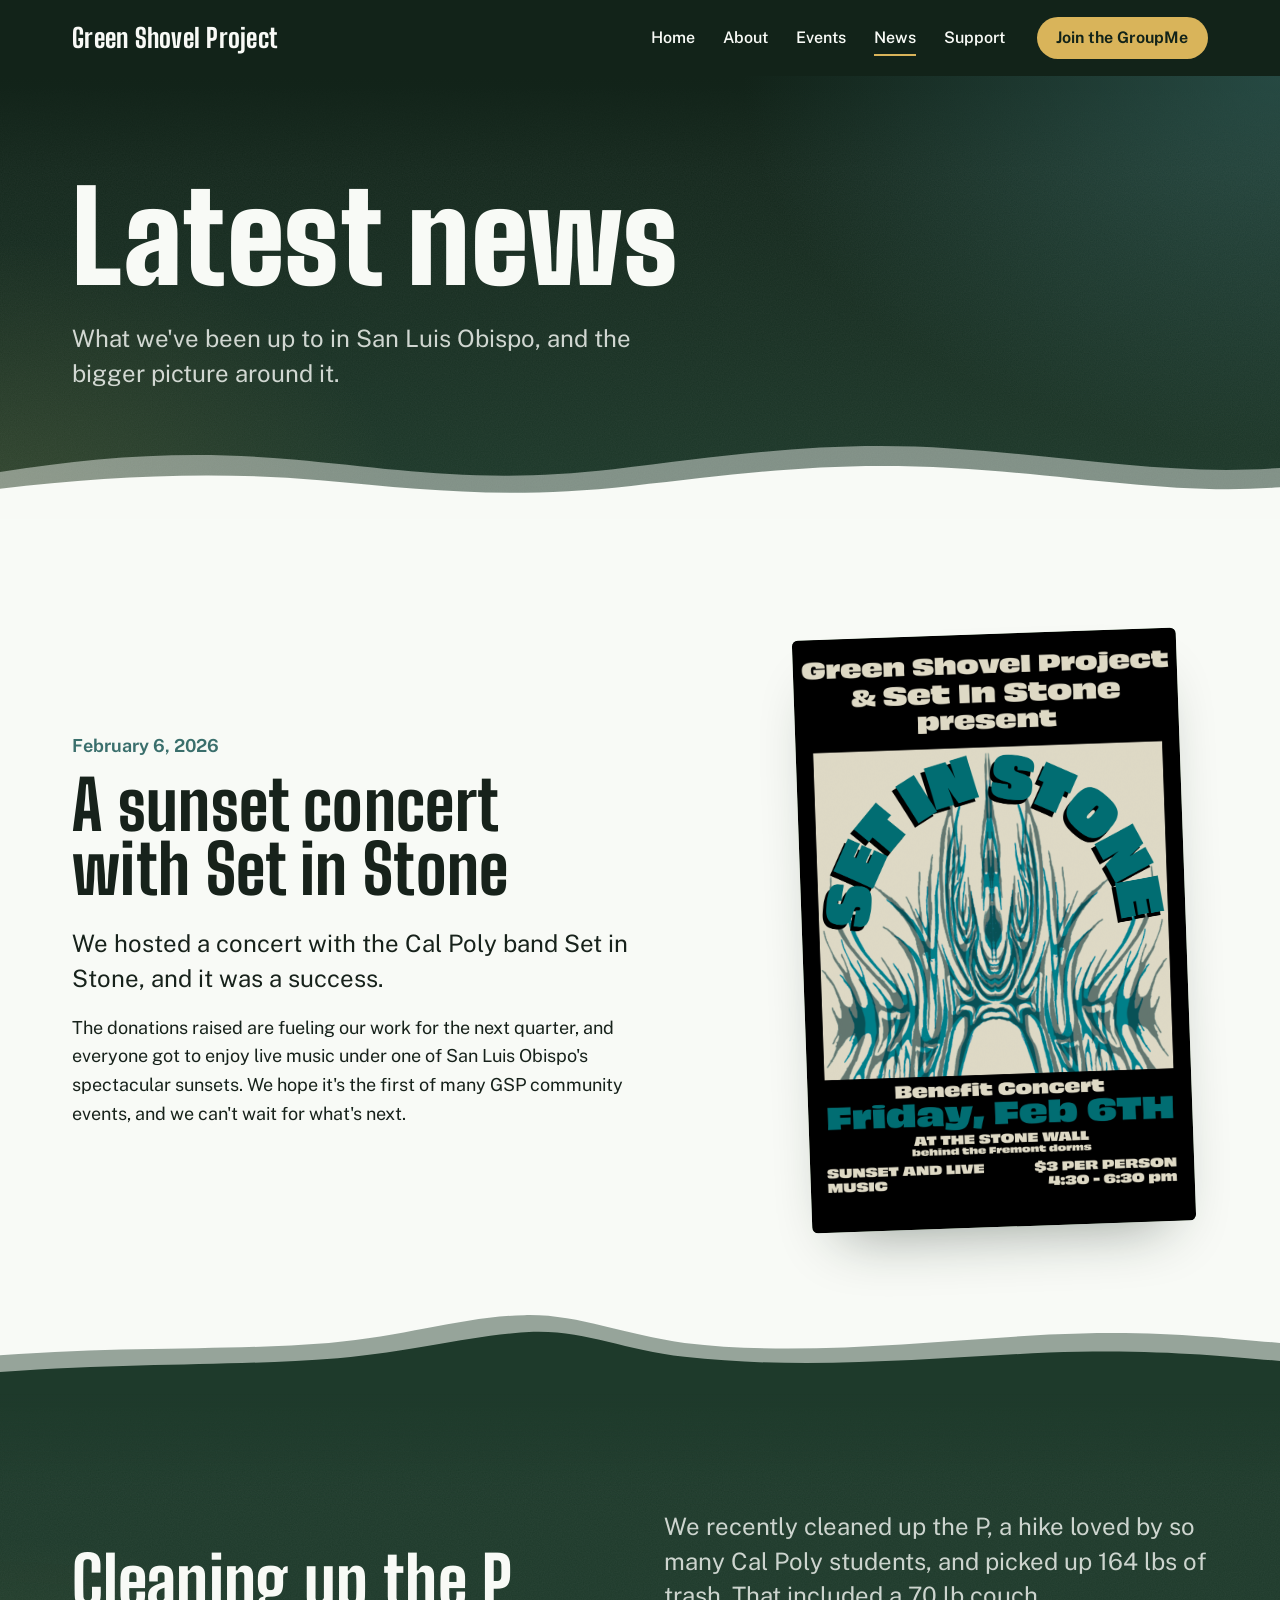
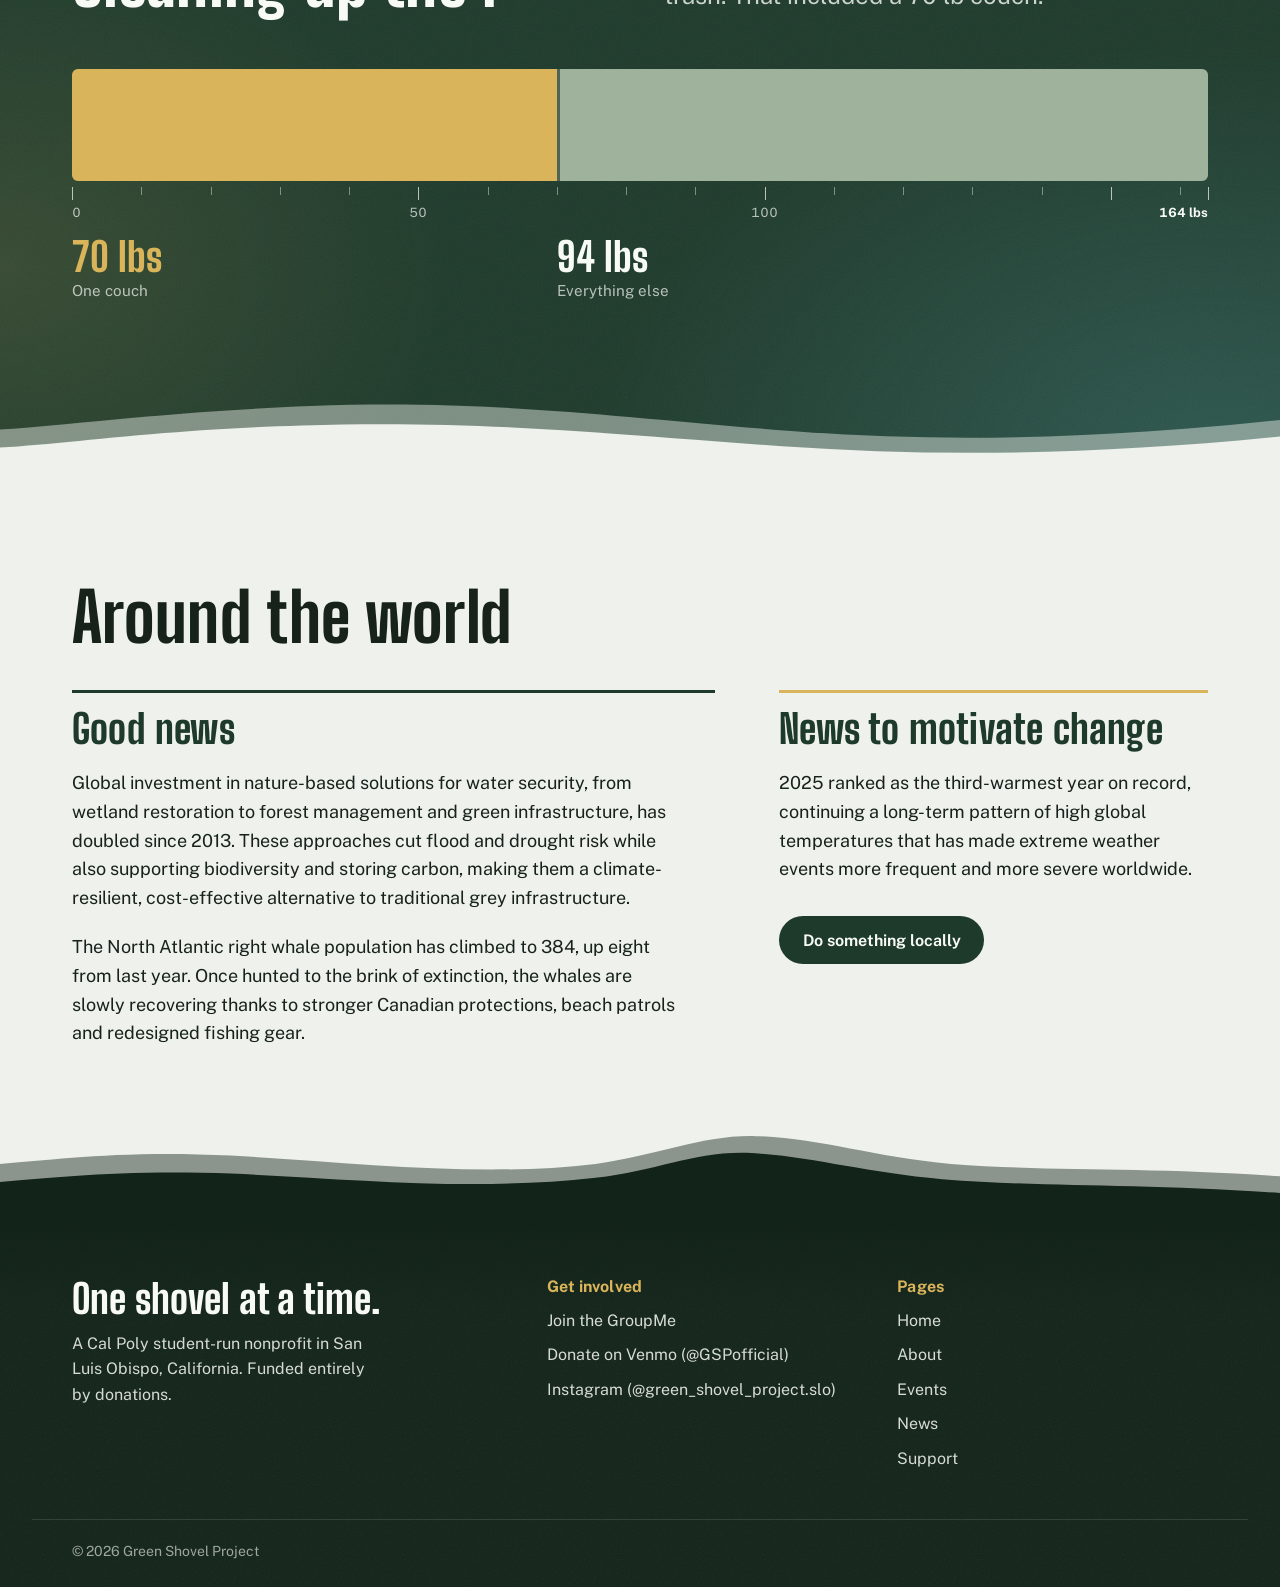
<file: latest-news/index.html>
<!DOCTYPE html><html lang="en" data-astro-cid-hkbrpulz><head><meta charset="utf-8"><meta name="viewport" content="width=device-width, initial-scale=1"><title>Latest News | Green Shovel Project</title><meta name="description" content="Recent Green Shovel Project events, including our concert with Set in Stone and the cleanup at the P, plus environmental news worth knowing."><link rel="canonical" href="https://greenshovelproject.org/latest-news"><link rel="icon" href="/favicon.svg" type="image/svg+xml"><link rel="apple-touch-icon" href="/apple-touch-icon.png"><meta name="theme-color" content="#1e3a2b"><meta property="og:type" content="website"><meta property="og:site_name" content="Green Shovel Project"><meta property="og:title" content="Latest News | Green Shovel Project"><meta property="og:description" content="Recent Green Shovel Project events, including our concert with Set in Stone and the cleanup at the P, plus environmental news worth knowing."><meta property="og:url" content="https://greenshovelproject.org/latest-news"><meta property="og:image" content="https://greenshovelproject.org/images/set-in-stone-flyer-2-high.png"><meta name="twitter:card" content="summary_large_image"><script type="application/ld+json">{"@context":"https://schema.org","@type":"NGO","name":"Green Shovel Project","url":"https://greenshovelproject.org","description":"A Cal Poly student-run nonprofit in San Luis Obispo cleaning up coastlines, fostering forests, and building a community committed to a healthier planet.","areaServed":"San Luis Obispo, California","sameAs":["https://www.instagram.com/green_shovel_project.slo"]}</script><link rel="stylesheet" href="/_astro/Base.C0cYuRpq.css"><style>.haul[data-astro-cid-bcq5r5lc]{--track:#17221b14;--rest:var(--oak);--named:var(--gold);--text:var(--ink);--muted:var(--ink-soft);margin:0}.haul[data-astro-cid-bcq5r5lc].light{--track:#f8faf61a;--rest:var(--sage);--text:var(--paper);--muted:#f8faf6b3}.bar[data-astro-cid-bcq5r5lc]{background:var(--track);border-radius:var(--radius);height:clamp(4.5rem,10vw,7rem);display:flex;overflow:hidden}.seg[data-astro-cid-bcq5r5lc]{width:var(--w);position:relative}.seg[data-astro-cid-bcq5r5lc]+.seg[data-astro-cid-bcq5r5lc]{border-left:3px solid var(--track)}.seg-fill[data-astro-cid-bcq5r5lc]{transform-origin:0;position:absolute;inset:0}.seg[data-astro-cid-bcq5r5lc].named .seg-fill[data-astro-cid-bcq5r5lc]{background:var(--named)}.seg[data-astro-cid-bcq5r5lc].rest .seg-fill[data-astro-cid-bcq5r5lc]{background:var(--rest)}.armed .seg-fill[data-astro-cid-bcq5r5lc]{transition:transform .9s cubic-bezier(.2, .7, .2, 1) var(--d);transform:scaleX(0)}.armed.filled .seg-fill[data-astro-cid-bcq5r5lc]{transform:scaleX(1)}.ruler[data-astro-cid-bcq5r5lc]{height:2.1rem;color:var(--muted);margin-top:.4rem;position:relative}.tick[data-astro-cid-bcq5r5lc]{opacity:.6;background:currentColor;width:1px;height:.45rem;position:absolute;top:0}.tick[data-astro-cid-bcq5r5lc].major{opacity:1;height:.8rem}.tick-label[data-astro-cid-bcq5r5lc]{font-variant-numeric:tabular-nums;white-space:nowrap;font-size:.8rem;position:absolute;top:.95rem;left:0;transform:translate(-50%)}.tick[data-astro-cid-bcq5r5lc]:first-child .tick-label[data-astro-cid-bcq5r5lc]{transform:none}.tick[data-astro-cid-bcq5r5lc].end .tick-label[data-astro-cid-bcq5r5lc]{color:var(--text);font-weight:700;transform:translate(-100%)}.legend[data-astro-cid-bcq5r5lc]{margin-top:1rem;display:flex}.legend-item[data-astro-cid-bcq5r5lc]{width:var(--w);color:var(--text);gap:.15rem;padding-right:1rem;display:grid}.legend-lbs[data-astro-cid-bcq5r5lc]{font-family:var(--font-display);font-weight:800;font-size:var(--step-2);line-height:1}.legend-item[data-astro-cid-bcq5r5lc].named .legend-lbs[data-astro-cid-bcq5r5lc]{color:var(--named)}.haul[data-astro-cid-bcq5r5lc].dark .legend-item[data-astro-cid-bcq5r5lc].named .legend-lbs[data-astro-cid-bcq5r5lc]{color:#9a7520}.legend-label[data-astro-cid-bcq5r5lc]{color:var(--muted);font-size:.95rem}.sr-only[data-astro-cid-bcq5r5lc]{clip:rect(0 0 0 0);white-space:nowrap;width:1px;height:1px;position:absolute;overflow:hidden}
.story-grid[data-astro-cid-7jlustq2]{align-items:center;gap:clamp(2rem,5vw,4rem);display:grid}.story-date[data-astro-cid-7jlustq2]{color:var(--pacific);margin-bottom:.75rem;font-weight:650}.story-body[data-astro-cid-7jlustq2] h2[data-astro-cid-7jlustq2]{max-width:14ch}.story-body[data-astro-cid-7jlustq2] .lede[data-astro-cid-7jlustq2]{color:var(--ink);margin-block:1.5rem 1rem}.flyer[data-astro-cid-7jlustq2]{aspect-ratio:.6471;justify-self:center;width:100%;max-width:min(24rem,72%);transform:rotate(-2deg);box-shadow:0 30px 60px -30px #12231973}@media (width>=52rem){.flyer[data-astro-cid-7jlustq2]{max-width:24rem}.story-grid[data-astro-cid-7jlustq2]{grid-template-columns:3fr 2fr}}.concert[data-astro-cid-7jlustq2]{padding-bottom:clamp(7rem,13vw,11rem)}.haul[data-astro-cid-7jlustq2]{background:var(--bg-forest);color:var(--paper);padding-bottom:clamp(7rem,13vw,11rem)}.haul-head[data-astro-cid-7jlustq2]{gap:1.25rem;margin-bottom:clamp(2rem,5vw,3.5rem);display:grid}.haul-head[data-astro-cid-7jlustq2] .lede[data-astro-cid-7jlustq2]{color:#f8faf6cc}@media (width>=60rem){.haul-head[data-astro-cid-7jlustq2]{grid-template-columns:1fr 1fr;align-items:end;gap:3rem}}.world[data-astro-cid-7jlustq2]{background:var(--fog);padding-bottom:clamp(7rem,13vw,11rem)}.world-title[data-astro-cid-7jlustq2]{margin-bottom:2.5rem}.world-grid[data-astro-cid-7jlustq2]{gap:3rem;display:grid}.world-col[data-astro-cid-7jlustq2] h3[data-astro-cid-7jlustq2]{color:var(--oak);border-top:3px solid var(--oak);margin-bottom:1.25rem;padding-top:1rem}.world-col[data-astro-cid-7jlustq2].motivate h3[data-astro-cid-7jlustq2]{border-top-color:var(--gold)}.world-col[data-astro-cid-7jlustq2] p[data-astro-cid-7jlustq2]+p[data-astro-cid-7jlustq2]{margin-top:1.25rem}.world-col[data-astro-cid-7jlustq2] .btn[data-astro-cid-7jlustq2]{margin-top:2rem}@media (width>=52rem){.world-grid[data-astro-cid-7jlustq2]{grid-template-columns:3fr 2fr;gap:4rem}}
</style></head><body data-astro-cid-hkbrpulz><a class="skip-link" href="#main" data-astro-cid-hkbrpulz>Skip to content</a><header class="site-header" data-astro-cid-hkbrpulz><div class="wrap header-inner" data-astro-cid-hkbrpulz><a class="brand" href="/" aria-label="Green Shovel Project home" data-astro-cid-hkbrpulz><span data-astro-cid-hkbrpulz>Green Shovel Project</span></a><nav class="nav-desktop" aria-label="Main" data-astro-cid-hkbrpulz><ul data-astro-cid-hkbrpulz><li data-astro-cid-hkbrpulz><a href="/" data-astro-cid-hkbrpulz>Home</a></li><li data-astro-cid-hkbrpulz><a href="/about-us" data-astro-cid-hkbrpulz>About</a></li><li data-astro-cid-hkbrpulz><a href="/our-events" data-astro-cid-hkbrpulz>Events</a></li><li data-astro-cid-hkbrpulz><a href="/latest-news" aria-current="page" data-astro-cid-hkbrpulz>News</a></li><li data-astro-cid-hkbrpulz><a href="/support-our-mission" data-astro-cid-hkbrpulz>Support</a></li></ul><a class="btn btn-gold header-cta" href="https://groupme.com/join_group/111572406/x85GzWrs" target="_blank" rel="noopener" data-astro-cid-hkbrpulz>Join the GroupMe</a></nav><details class="nav-mobile" data-astro-cid-hkbrpulz><summary aria-label="Menu" data-astro-cid-hkbrpulz><span class="burger" aria-hidden="true" data-astro-cid-hkbrpulz><span data-astro-cid-hkbrpulz></span><span data-astro-cid-hkbrpulz></span></span><span class="menu-word" data-astro-cid-hkbrpulz>Menu</span></summary><div class="nav-sheet" data-astro-cid-hkbrpulz><ul data-astro-cid-hkbrpulz><li data-astro-cid-hkbrpulz><a href="/" data-astro-cid-hkbrpulz>Home</a></li><li data-astro-cid-hkbrpulz><a href="/about-us" data-astro-cid-hkbrpulz>About</a></li><li data-astro-cid-hkbrpulz><a href="/our-events" data-astro-cid-hkbrpulz>Events</a></li><li data-astro-cid-hkbrpulz><a href="/latest-news" aria-current="page" data-astro-cid-hkbrpulz>News</a></li><li data-astro-cid-hkbrpulz><a href="/support-our-mission" data-astro-cid-hkbrpulz>Support</a></li></ul><a class="btn btn-gold" href="https://groupme.com/join_group/111572406/x85GzWrs" target="_blank" rel="noopener" data-astro-cid-hkbrpulz>Join the GroupMe</a></div></details></div></header><main id="main" data-astro-cid-hkbrpulz><header class="page-head grain" data-astro-cid-7jlustq2><div class="hills bottom" aria-hidden="true" data-astro-cid-s7fttlot><svg viewBox="0 0 1440 120" preserveAspectRatio="none" focusable="false" data-astro-cid-s7fttlot><path d="M0 120V52C110 30 210 20 330 34C450 48 540 70 690 48C820 28 930 6 1070 18C1210 30 1320 58 1440 46V120Z" fill="var(--paper)" opacity="0.45" data-astro-cid-s7fttlot></path><path d="M0 120V76C120 58 240 50 360 64C480 78 570 92 710 72C840 54 930 36 1070 46C1210 56 1320 86 1440 74V120Z" fill="var(--paper)" data-astro-cid-s7fttlot></path></svg></div><div class="wrap" data-astro-cid-7jlustq2><h1 data-astro-cid-7jlustq2>Latest news</h1><p class="lede" data-astro-cid-7jlustq2>What we've been up to in San Luis Obispo, and the bigger picture around it.</p></div></header><section class="story concert" data-astro-cid-7jlustq2><div class="wrap story-grid" data-astro-cid-7jlustq2><div class="story-body" data-astro-cid-7jlustq2><p class="story-date" data-astro-cid-7jlustq2><time datetime="2026-02-06" data-astro-cid-7jlustq2>February 6, 2026</time></p><h2 data-astro-cid-7jlustq2>A sunset concert with Set in Stone</h2><p class="lede" data-astro-cid-7jlustq2>We hosted a concert with the Cal Poly band Set in Stone, and it was a success.</p><p data-astro-cid-7jlustq2>The donations raised are fueling our work for the next quarter, and everyone got to enjoy live music under one of San Luis Obispo's spectacular sunsets. We hope it's the first of many GSP community events, and we can't wait for what's next.</p></div><figure class="photo flyer" data-astro-cid-7jlustq2><img src="/images/set-in-stone-flyer-2-high.png" alt="Flyer for the Green Shovel Project and Set in Stone benefit concert on Friday, February 6, at sunset with live music" loading="lazy" data-astro-cid-7jlustq2></figure></div></section><section class="story haul grain" data-astro-cid-7jlustq2><div class="hills top" aria-hidden="true" data-astro-cid-s7fttlot><svg viewBox="0 0 1440 120" preserveAspectRatio="none" focusable="false" data-astro-cid-s7fttlot><path d="M0 120V64C150 50 250 58 370 46C460 36 520 8 590 6C650 4 700 34 770 46C900 66 1040 44 1180 34C1300 26 1380 40 1440 46V120Z" fill="var(--oak)" opacity="0.45" data-astro-cid-s7fttlot></path><path d="M0 120V88C160 74 260 80 380 68C470 58 530 34 600 30C660 28 700 56 770 66C910 86 1040 68 1180 60C1300 54 1380 66 1440 72V120Z" fill="var(--oak)" data-astro-cid-s7fttlot></path></svg></div><div class="wrap" data-astro-cid-7jlustq2><div class="haul-head" data-astro-cid-7jlustq2><h2 data-astro-cid-7jlustq2>Cleaning up the P</h2><p class="lede" data-astro-cid-7jlustq2>We recently cleaned up the P, a hike loved by so many Cal Poly students, and picked up 164 lbs of trash. That included a 70 lb couch.</p></div><figure class="haul light" data-haul data-astro-cid-bcq5r5lc><figcaption class="sr-only" data-astro-cid-bcq5r5lc>164 pounds of trash collected at the P, including one couch weighing 70 pounds.</figcaption><div class="bar" aria-hidden="true" data-astro-cid-bcq5r5lc><div class="seg named" style="--w:42.683%; --d:0s" data-astro-cid-bcq5r5lc><span class="seg-fill" data-astro-cid-bcq5r5lc></span></div><div class="seg rest" style="--w:57.317%; --d:0.35s" data-astro-cid-bcq5r5lc><span class="seg-fill" data-astro-cid-bcq5r5lc></span></div></div><div class="ruler" aria-hidden="true" data-astro-cid-bcq5r5lc><span class="tick major" style="left:0.000%" data-astro-cid-bcq5r5lc><span class="tick-label" data-astro-cid-bcq5r5lc>0</span></span><span class="tick" style="left:6.098%" data-astro-cid-bcq5r5lc></span><span class="tick" style="left:12.195%" data-astro-cid-bcq5r5lc></span><span class="tick" style="left:18.293%" data-astro-cid-bcq5r5lc></span><span class="tick" style="left:24.390%" data-astro-cid-bcq5r5lc></span><span class="tick major" style="left:30.488%" data-astro-cid-bcq5r5lc><span class="tick-label" data-astro-cid-bcq5r5lc>50</span></span><span class="tick" style="left:36.585%" data-astro-cid-bcq5r5lc></span><span class="tick" style="left:42.683%" data-astro-cid-bcq5r5lc></span><span class="tick" style="left:48.780%" data-astro-cid-bcq5r5lc></span><span class="tick" style="left:54.878%" data-astro-cid-bcq5r5lc></span><span class="tick major" style="left:60.976%" data-astro-cid-bcq5r5lc><span class="tick-label" data-astro-cid-bcq5r5lc>100</span></span><span class="tick" style="left:67.073%" data-astro-cid-bcq5r5lc></span><span class="tick" style="left:73.171%" data-astro-cid-bcq5r5lc></span><span class="tick" style="left:79.268%" data-astro-cid-bcq5r5lc></span><span class="tick" style="left:85.366%" data-astro-cid-bcq5r5lc></span><span class="tick major" style="left:91.463%" data-astro-cid-bcq5r5lc></span><span class="tick" style="left:97.561%" data-astro-cid-bcq5r5lc></span><span class="tick major end" style="left:100%" data-astro-cid-bcq5r5lc><span class="tick-label" data-astro-cid-bcq5r5lc>164 lbs</span></span></div><div class="legend" aria-hidden="true" data-astro-cid-bcq5r5lc><div class="legend-item named" style="--w:42.683%" data-astro-cid-bcq5r5lc><span class="legend-lbs" data-astro-cid-bcq5r5lc>70 lbs</span><span class="legend-label" data-astro-cid-bcq5r5lc>One couch</span></div><div class="legend-item rest" style="--w:57.317%" data-astro-cid-bcq5r5lc><span class="legend-lbs" data-astro-cid-bcq5r5lc>94 lbs</span><span class="legend-label" data-astro-cid-bcq5r5lc>Everything else</span></div></div></figure><script type="module">var e=document.querySelectorAll(`[data-haul]`);if(window.matchMedia(`(prefers-reduced-motion: reduce)`).matches||!(`IntersectionObserver`in window))e.forEach(e=>e.classList.add(`filled`));else{e.forEach(e=>e.classList.add(`armed`));let t=new IntersectionObserver(e=>{for(let n of e)n.isIntersecting&&(n.target.classList.add(`filled`),t.unobserve(n.target))},{threshold:.5});e.forEach(e=>t.observe(e))}</script></div></section><section class="world" data-astro-cid-7jlustq2><div class="hills top flip" aria-hidden="true" data-astro-cid-s7fttlot><svg viewBox="0 0 1440 120" preserveAspectRatio="none" focusable="false" data-astro-cid-s7fttlot><path d="M0 120V46C190 72 370 80 550 62C750 42 890 16 1090 26C1250 34 1350 52 1440 60V120Z" fill="var(--fog)" opacity="0.45" data-astro-cid-s7fttlot></path><path d="M0 120V70C200 96 380 100 560 84C760 66 900 46 1100 54C1260 60 1360 80 1440 86V120Z" fill="var(--fog)" data-astro-cid-s7fttlot></path></svg></div><div class="wrap" data-astro-cid-7jlustq2><h2 class="world-title" data-astro-cid-7jlustq2>Around the world</h2><div class="world-grid" data-astro-cid-7jlustq2><div class="world-col" data-astro-cid-7jlustq2><h3 data-astro-cid-7jlustq2>Good news</h3><p data-astro-cid-7jlustq2>Global investment in nature-based solutions for water security, from wetland restoration to forest management and green infrastructure, has doubled since 2013. These approaches cut flood and drought risk while also supporting biodiversity and storing carbon, making them a climate-resilient, cost-effective alternative to traditional grey infrastructure.</p><p data-astro-cid-7jlustq2>The North Atlantic right whale population has climbed to 384, up eight from last year. Once hunted to the brink of extinction, the whales are slowly recovering thanks to stronger Canadian protections, beach patrols and redesigned fishing gear.</p></div><div class="world-col motivate" data-astro-cid-7jlustq2><h3 data-astro-cid-7jlustq2>News to motivate change</h3><p data-astro-cid-7jlustq2>2025 ranked as the third-warmest year on record, continuing a long-term pattern of high global temperatures that has made extreme weather events more frequent and more severe worldwide.</p><a class="btn btn-oak" href="https://groupme.com/join_group/111572406/x85GzWrs" target="_blank" rel="noopener" data-astro-cid-7jlustq2>Do something locally</a></div></div></div></section></main><footer class="site-footer grain" data-astro-cid-hkbrpulz><div class="hills top flip" aria-hidden="true" data-astro-cid-s7fttlot><svg viewBox="0 0 1440 120" preserveAspectRatio="none" focusable="false" data-astro-cid-s7fttlot><path d="M0 120V64C150 50 250 58 370 46C460 36 520 8 590 6C650 4 700 34 770 46C900 66 1040 44 1180 34C1300 26 1380 40 1440 46V120Z" fill="var(--oak-deep)" opacity="0.45" data-astro-cid-s7fttlot></path><path d="M0 120V88C160 74 260 80 380 68C470 58 530 34 600 30C660 28 700 56 770 66C910 86 1040 68 1180 60C1300 54 1380 66 1440 72V120Z" fill="var(--oak-deep)" data-astro-cid-s7fttlot></path></svg></div><div class="wrap footer-grid" data-astro-cid-hkbrpulz><div class="footer-brand" data-astro-cid-hkbrpulz><p class="footer-line" data-astro-cid-hkbrpulz>One shovel at a time.</p><p class="footer-sub" data-astro-cid-hkbrpulz>A Cal Poly student-run nonprofit in San Luis Obispo, California. Funded entirely by donations.</p></div><div data-astro-cid-hkbrpulz><h2 class="footer-head" data-astro-cid-hkbrpulz>Get involved</h2><ul class="footer-links" data-astro-cid-hkbrpulz><li data-astro-cid-hkbrpulz><a href="https://groupme.com/join_group/111572406/x85GzWrs" target="_blank" rel="noopener" data-astro-cid-hkbrpulz>Join the GroupMe</a></li><li data-astro-cid-hkbrpulz><a href="https://www.venmo.com/u/GSPofficial" target="_blank" rel="noopener" data-astro-cid-hkbrpulz>Donate on Venmo (@GSPofficial)</a></li><li data-astro-cid-hkbrpulz><a href="https://www.instagram.com/green_shovel_project.slo" target="_blank" rel="noopener" data-astro-cid-hkbrpulz>Instagram (@green_shovel_project.slo)</a></li></ul></div><div data-astro-cid-hkbrpulz><h2 class="footer-head" data-astro-cid-hkbrpulz>Pages</h2><ul class="footer-links" data-astro-cid-hkbrpulz><li data-astro-cid-hkbrpulz><a href="/" data-astro-cid-hkbrpulz>Home</a></li><li data-astro-cid-hkbrpulz><a href="/about-us" data-astro-cid-hkbrpulz>About</a></li><li data-astro-cid-hkbrpulz><a href="/our-events" data-astro-cid-hkbrpulz>Events</a></li><li data-astro-cid-hkbrpulz><a href="/latest-news" data-astro-cid-hkbrpulz>News</a></li><li data-astro-cid-hkbrpulz><a href="/support-our-mission" data-astro-cid-hkbrpulz>Support</a></li></ul></div></div><div class="wrap footer-base" data-astro-cid-hkbrpulz><span data-astro-cid-hkbrpulz>© 2026 Green Shovel Project</span></div></footer></body></html>
</file>
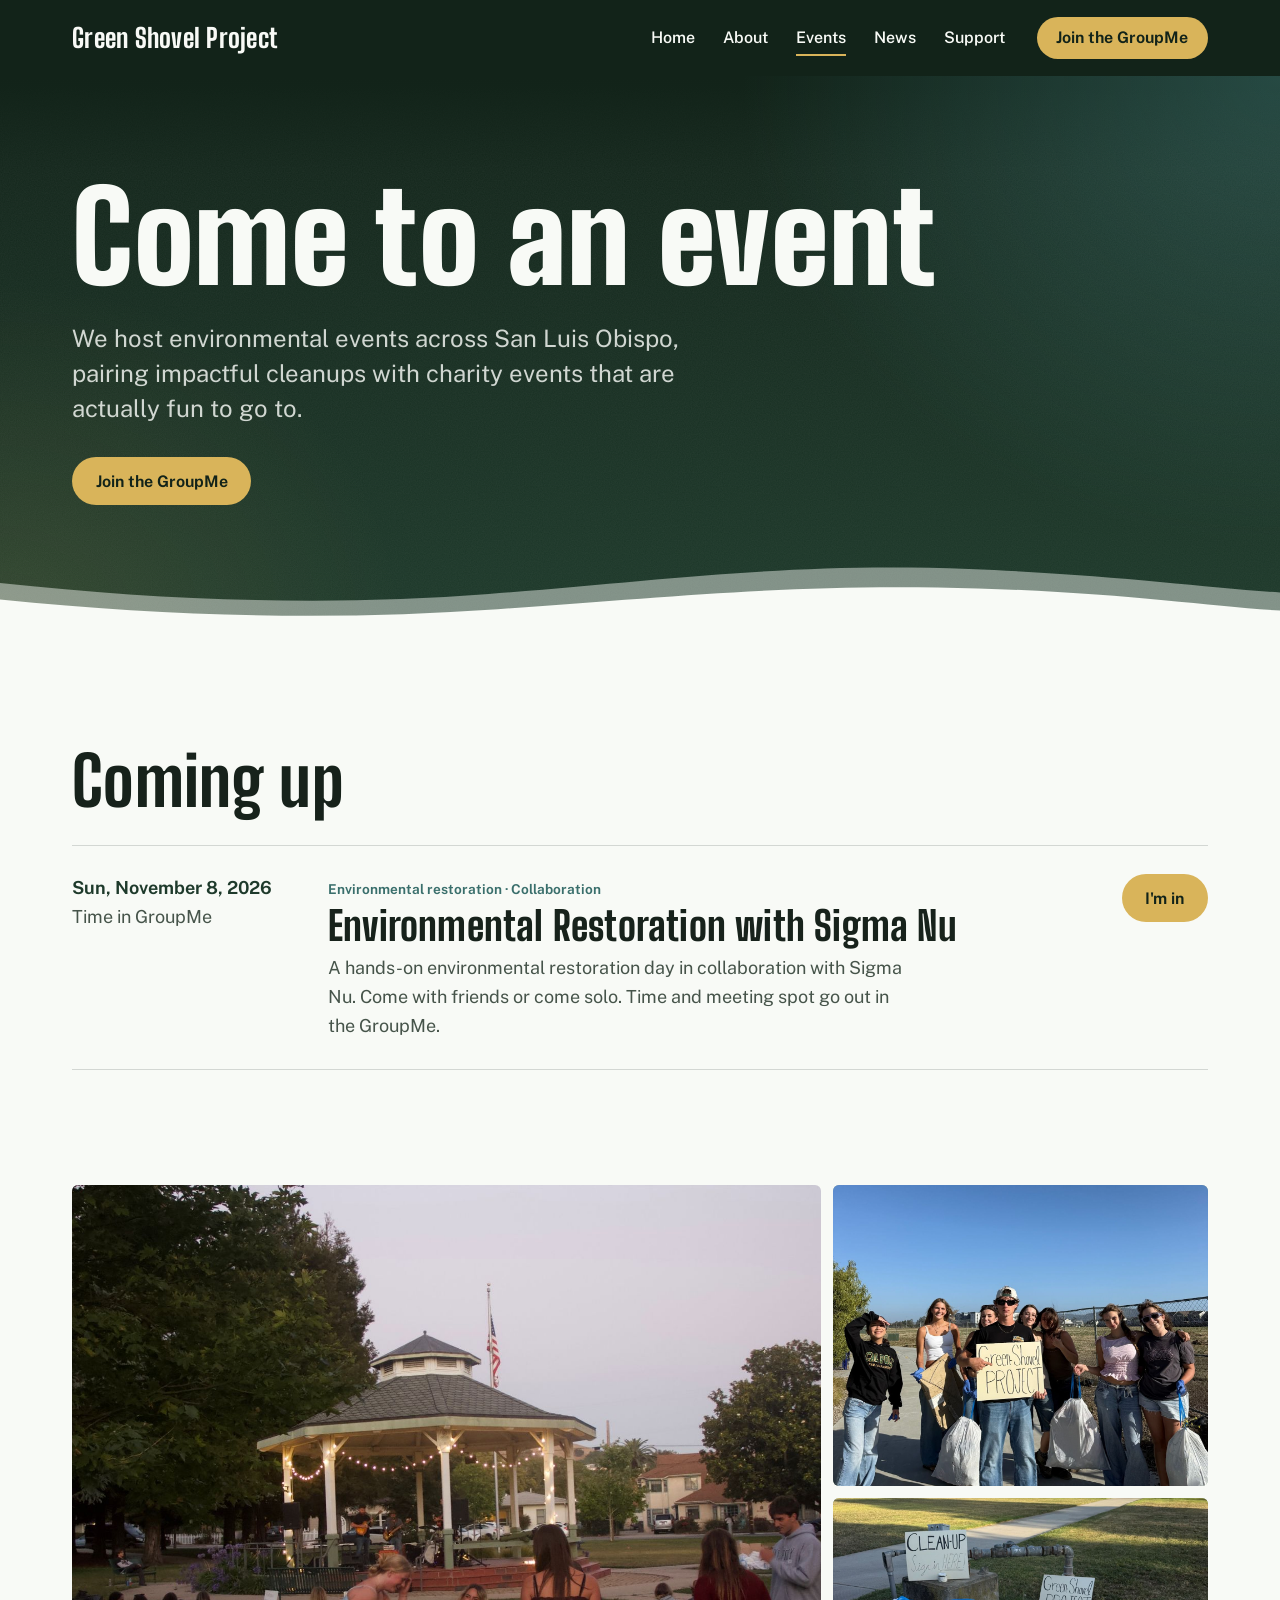
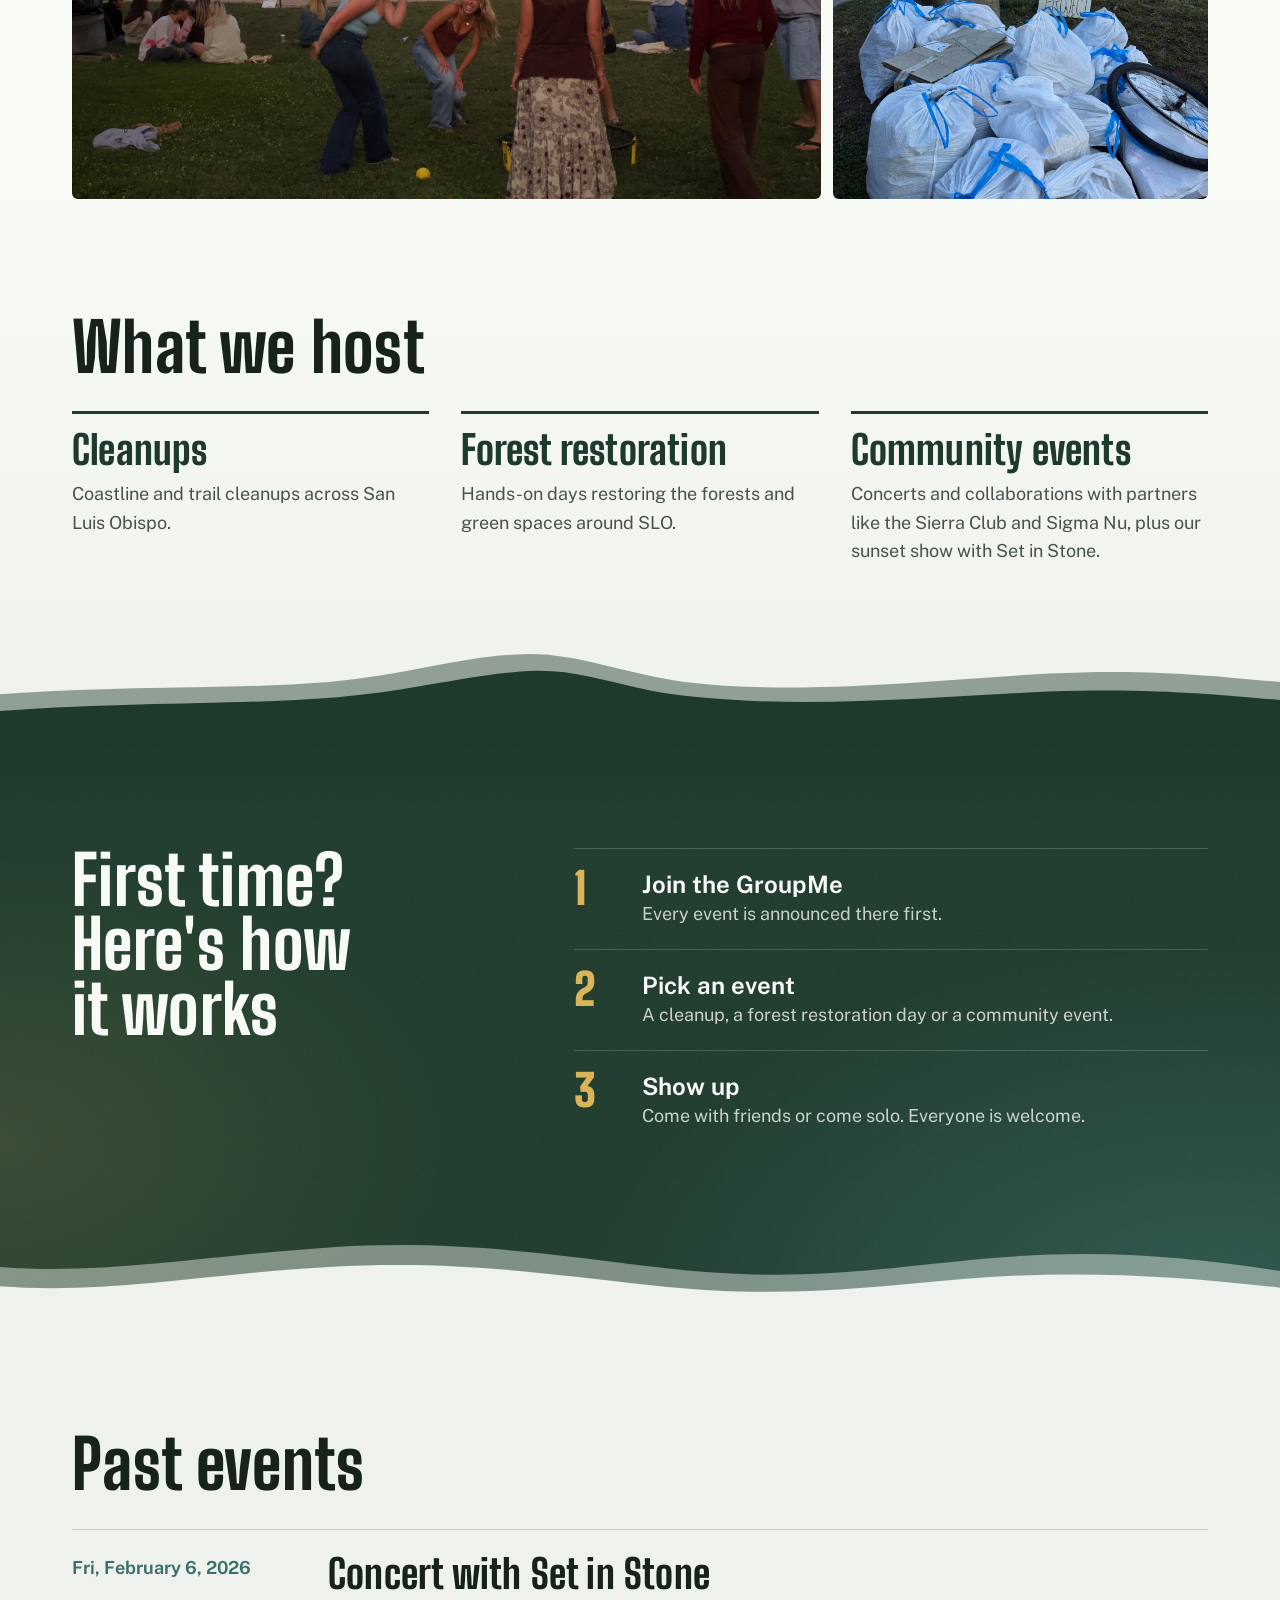
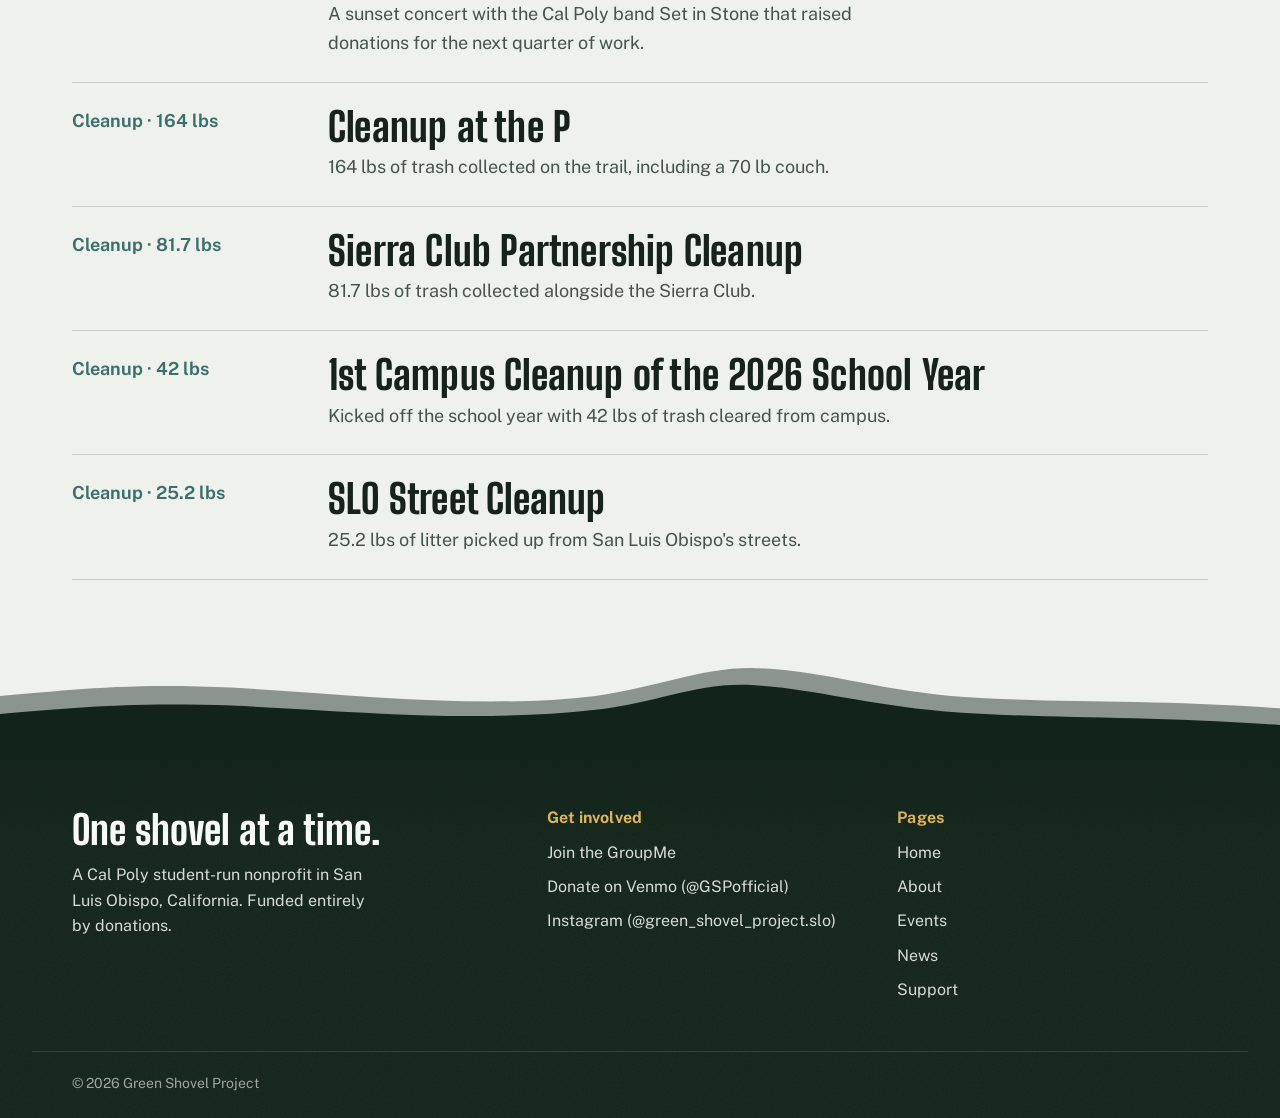
<file: our-events/index.html>
<!DOCTYPE html><html lang="en" data-astro-cid-hkbrpulz><head><meta charset="utf-8"><meta name="viewport" content="width=device-width, initial-scale=1"><title>Our Events | Green Shovel Project</title><meta name="description" content="Cleanups, forest restoration days and community events across San Luis Obispo. Join the Green Shovel Project at the next one."><link rel="canonical" href="https://greenshovelproject.org/our-events"><link rel="icon" href="/favicon.svg" type="image/svg+xml"><link rel="apple-touch-icon" href="/apple-touch-icon.png"><meta name="theme-color" content="#1e3a2b"><meta property="og:type" content="website"><meta property="og:site_name" content="Green Shovel Project"><meta property="og:title" content="Our Events | Green Shovel Project"><meta property="og:description" content="Cleanups, forest restoration days and community events across San Luis Obispo. Join the Green Shovel Project at the next one."><meta property="og:url" content="https://greenshovelproject.org/our-events"><meta property="og:image" content="https://greenshovelproject.org/images/gazebo-concert-dusk.jpg"><meta name="twitter:card" content="summary_large_image"><script type="application/ld+json">{"@context":"https://schema.org","@type":"NGO","name":"Green Shovel Project","url":"https://greenshovelproject.org","description":"A Cal Poly student-run nonprofit in San Luis Obispo cleaning up coastlines, fostering forests, and building a community committed to a healthier planet.","areaServed":"San Luis Obispo, California","sameAs":["https://www.instagram.com/green_shovel_project.slo"]}</script><link rel="stylesheet" href="/_astro/Base.C0cYuRpq.css"><link rel="stylesheet" href="/_astro/our-events.BA55XWLh.css"><link rel="stylesheet" href="/_astro/updates.css"></head><body data-astro-cid-hkbrpulz><a class="skip-link" href="#main" data-astro-cid-hkbrpulz>Skip to content</a><header class="site-header" data-astro-cid-hkbrpulz><div class="wrap header-inner" data-astro-cid-hkbrpulz><a class="brand" href="/" aria-label="Green Shovel Project home" data-astro-cid-hkbrpulz><span data-astro-cid-hkbrpulz>Green Shovel Project</span></a><nav class="nav-desktop" aria-label="Main" data-astro-cid-hkbrpulz><ul data-astro-cid-hkbrpulz><li data-astro-cid-hkbrpulz><a href="/" data-astro-cid-hkbrpulz>Home</a></li><li data-astro-cid-hkbrpulz><a href="/about-us" data-astro-cid-hkbrpulz>About</a></li><li data-astro-cid-hkbrpulz><a href="/our-events" aria-current="page" data-astro-cid-hkbrpulz>Events</a></li><li data-astro-cid-hkbrpulz><a href="/latest-news" data-astro-cid-hkbrpulz>News</a></li><li data-astro-cid-hkbrpulz><a href="/support-our-mission" data-astro-cid-hkbrpulz>Support</a></li></ul><a class="btn btn-gold header-cta" href="https://groupme.com/join_group/111572406/x85GzWrs" target="_blank" rel="noopener" data-astro-cid-hkbrpulz>Join the GroupMe</a></nav><details class="nav-mobile" data-astro-cid-hkbrpulz><summary aria-label="Menu" data-astro-cid-hkbrpulz><span class="burger" aria-hidden="true" data-astro-cid-hkbrpulz><span data-astro-cid-hkbrpulz></span><span data-astro-cid-hkbrpulz></span></span><span class="menu-word" data-astro-cid-hkbrpulz>Menu</span></summary><div class="nav-sheet" data-astro-cid-hkbrpulz><ul data-astro-cid-hkbrpulz><li data-astro-cid-hkbrpulz><a href="/" data-astro-cid-hkbrpulz>Home</a></li><li data-astro-cid-hkbrpulz><a href="/about-us" data-astro-cid-hkbrpulz>About</a></li><li data-astro-cid-hkbrpulz><a href="/our-events" aria-current="page" data-astro-cid-hkbrpulz>Events</a></li><li data-astro-cid-hkbrpulz><a href="/latest-news" data-astro-cid-hkbrpulz>News</a></li><li data-astro-cid-hkbrpulz><a href="/support-our-mission" data-astro-cid-hkbrpulz>Support</a></li></ul><a class="btn btn-gold" href="https://groupme.com/join_group/111572406/x85GzWrs" target="_blank" rel="noopener" data-astro-cid-hkbrpulz>Join the GroupMe</a></div></details></div></header><main id="main" data-astro-cid-hkbrpulz><header class="page-head grain" data-astro-cid-xgwolgr2><div class="hills bottom" aria-hidden="true" data-astro-cid-s7fttlot><svg viewBox="0 0 1440 120" preserveAspectRatio="none" focusable="false" data-astro-cid-s7fttlot><path d="M0 120V46C190 72 370 80 550 62C750 42 890 16 1090 26C1250 34 1350 52 1440 60V120Z" fill="var(--paper)" opacity="0.45" data-astro-cid-s7fttlot></path><path d="M0 120V70C200 96 380 100 560 84C760 66 900 46 1100 54C1260 60 1360 80 1440 86V120Z" fill="var(--paper)" data-astro-cid-s7fttlot></path></svg></div><div class="wrap" data-astro-cid-xgwolgr2><h1 data-astro-cid-xgwolgr2>Come to an event</h1><p class="lede" data-astro-cid-xgwolgr2>We host environmental events across San Luis Obispo, pairing impactful cleanups with charity events that are actually fun to go to.</p><div class="btn-row head-cta" data-astro-cid-xgwolgr2><a class="btn btn-gold" href="https://groupme.com/join_group/111572406/x85GzWrs" target="_blank" rel="noopener" data-astro-cid-xgwolgr2>Join the GroupMe</a></div></div></header><section class="upcoming" data-astro-cid-xgwolgr2><div class="wrap" data-astro-cid-xgwolgr2><h2 data-astro-cid-xgwolgr2>Coming up</h2><ul class="event-list" data-astro-cid-xgwolgr2><li class="event" data-astro-cid-xgwolgr2><span class="event-date" data-astro-cid-xgwolgr2>Sun, November 8, 2026<span class="event-time" data-astro-cid-xgwolgr2>Time in GroupMe</span></span><div class="event-main" data-astro-cid-xgwolgr2><span class="event-kind" data-astro-cid-xgwolgr2>Environmental restoration · Collaboration</span><h3 data-astro-cid-xgwolgr2>Environmental Restoration with Sigma Nu</h3><p data-astro-cid-xgwolgr2>A hands-on environmental restoration day in collaboration with Sigma Nu. Come with friends or come solo. Time and meeting spot go out in the GroupMe.</p></div><a class="btn btn-gold" href="https://groupme.com/join_group/111572406/x85GzWrs" target="_blank" rel="noopener" data-astro-cid-xgwolgr2>I'm in</a></li></ul></div></section><div class="gallery wrap" aria-label="Photos from past events" data-astro-cid-xgwolgr2><figure class="photo g0" data-astro-cid-xgwolgr2><img src="/images/gazebo-concert-dusk.jpg" alt="A band playing in a lit gazebo at dusk while students laugh and play spikeball on the lawn" style="object-position:center" loading="lazy" data-astro-cid-xgwolgr2></figure><figure class="photo g1" data-astro-cid-xgwolgr2><img src="/images/cleanup-crew-bags.jpg" alt="Volunteers in gloves on a paved path holding full trash bags and a Green Shovel Project sign" style="object-position:center 82%" loading="lazy" data-astro-cid-xgwolgr2></figure><figure class="photo g2" data-astro-cid-xgwolgr2><img src="/images/cleanup-bag-pile.jpg" alt="A pile of full trash bags, flattened cardboard and a bike wheel collected at a cleanup, next to Green Shovel Project signs" style="object-position:center 70%" loading="lazy" data-astro-cid-xgwolgr2></figure></div><section class="kinds" data-astro-cid-xgwolgr2><div class="wrap" data-astro-cid-xgwolgr2><h2 data-astro-cid-xgwolgr2>What we host</h2><ul class="kind-list" data-astro-cid-xgwolgr2><li data-astro-cid-xgwolgr2><h3 data-astro-cid-xgwolgr2>Cleanups</h3><p data-astro-cid-xgwolgr2>Coastline and trail cleanups across San Luis Obispo.</p></li><li data-astro-cid-xgwolgr2><h3 data-astro-cid-xgwolgr2>Forest restoration</h3><p data-astro-cid-xgwolgr2>Hands-on days restoring the forests and green spaces around SLO.</p></li><li data-astro-cid-xgwolgr2><h3 data-astro-cid-xgwolgr2>Community events</h3><p data-astro-cid-xgwolgr2>Concerts and collaborations with partners like the Sierra Club and Sigma Nu, plus our sunset show with Set in Stone.</p></li></ul></div></section><section class="how grain" data-astro-cid-xgwolgr2><div class="hills top" aria-hidden="true" data-astro-cid-s7fttlot><svg viewBox="0 0 1440 120" preserveAspectRatio="none" focusable="false" data-astro-cid-s7fttlot><path d="M0 120V64C150 50 250 58 370 46C460 36 520 8 590 6C650 4 700 34 770 46C900 66 1040 44 1180 34C1300 26 1380 40 1440 46V120Z" fill="var(--oak)" opacity="0.45" data-astro-cid-s7fttlot></path><path d="M0 120V88C160 74 260 80 380 68C470 58 530 34 600 30C660 28 700 56 770 66C910 86 1040 68 1180 60C1300 54 1380 66 1440 72V120Z" fill="var(--oak)" data-astro-cid-s7fttlot></path></svg></div><div class="wrap how-grid" data-astro-cid-xgwolgr2><h2 data-astro-cid-xgwolgr2>First time? Here's how it works</h2><ol class="steps" data-astro-cid-xgwolgr2><li data-astro-cid-xgwolgr2><strong data-astro-cid-xgwolgr2>Join the GroupMe</strong><span data-astro-cid-xgwolgr2>Every event is announced there first.</span></li><li data-astro-cid-xgwolgr2><strong data-astro-cid-xgwolgr2>Pick an event</strong><span data-astro-cid-xgwolgr2>A cleanup, a forest restoration day or a community event.</span></li><li data-astro-cid-xgwolgr2><strong data-astro-cid-xgwolgr2>Show up</strong><span data-astro-cid-xgwolgr2>Come with friends or come solo. Everyone is welcome.</span></li></ol></div></section><section class="past" data-astro-cid-xgwolgr2><div class="hills top flip" aria-hidden="true" data-astro-cid-s7fttlot><svg viewBox="0 0 1440 120" preserveAspectRatio="none" focusable="false" data-astro-cid-s7fttlot><path d="M0 120V52C110 30 210 20 330 34C450 48 540 70 690 48C820 28 930 6 1070 18C1210 30 1320 58 1440 46V120Z" fill="var(--fog)" opacity="0.45" data-astro-cid-s7fttlot></path><path d="M0 120V76C120 58 240 50 360 64C480 78 570 92 710 72C840 54 930 36 1070 46C1210 56 1320 86 1440 74V120Z" fill="var(--fog)" data-astro-cid-s7fttlot></path></svg></div><div class="wrap" data-astro-cid-xgwolgr2><h2 data-astro-cid-xgwolgr2>Past events</h2><ul class="past-list" data-astro-cid-xgwolgr2><li data-astro-cid-xgwolgr2><span class="past-date" data-astro-cid-xgwolgr2>Fri, February 6, 2026</span><div data-astro-cid-xgwolgr2><h3 data-astro-cid-xgwolgr2>Concert with Set in Stone</h3><p data-astro-cid-xgwolgr2>A sunset concert with the Cal Poly band Set in Stone that raised donations for the next quarter of work.</p></div></li><li data-astro-cid-xgwolgr2><span class="past-date" data-astro-cid-xgwolgr2>Cleanup · 164 lbs</span><div data-astro-cid-xgwolgr2><h3 data-astro-cid-xgwolgr2>Cleanup at the P</h3><p data-astro-cid-xgwolgr2>164 lbs of trash collected on the trail, including a 70 lb couch.</p></div></li><li data-astro-cid-xgwolgr2><span class="past-date" data-astro-cid-xgwolgr2>Cleanup · 81.7 lbs</span><div data-astro-cid-xgwolgr2><h3 data-astro-cid-xgwolgr2>Sierra Club Partnership Cleanup</h3><p data-astro-cid-xgwolgr2>81.7 lbs of trash collected alongside the Sierra Club.</p></div></li><li data-astro-cid-xgwolgr2><span class="past-date" data-astro-cid-xgwolgr2>Cleanup · 42 lbs</span><div data-astro-cid-xgwolgr2><h3 data-astro-cid-xgwolgr2>1st Campus Cleanup of the 2026 School Year</h3><p data-astro-cid-xgwolgr2>Kicked off the school year with 42 lbs of trash cleared from campus.</p></div></li><li data-astro-cid-xgwolgr2><span class="past-date" data-astro-cid-xgwolgr2>Cleanup · 25.2 lbs</span><div data-astro-cid-xgwolgr2><h3 data-astro-cid-xgwolgr2>SLO Street Cleanup</h3><p data-astro-cid-xgwolgr2>25.2 lbs of litter picked up from San Luis Obispo's streets.</p></div></li></ul></div></section></main><footer class="site-footer grain" data-astro-cid-hkbrpulz><div class="hills top flip" aria-hidden="true" data-astro-cid-s7fttlot><svg viewBox="0 0 1440 120" preserveAspectRatio="none" focusable="false" data-astro-cid-s7fttlot><path d="M0 120V64C150 50 250 58 370 46C460 36 520 8 590 6C650 4 700 34 770 46C900 66 1040 44 1180 34C1300 26 1380 40 1440 46V120Z" fill="var(--oak-deep)" opacity="0.45" data-astro-cid-s7fttlot></path><path d="M0 120V88C160 74 260 80 380 68C470 58 530 34 600 30C660 28 700 56 770 66C910 86 1040 68 1180 60C1300 54 1380 66 1440 72V120Z" fill="var(--oak-deep)" data-astro-cid-s7fttlot></path></svg></div><div class="wrap footer-grid" data-astro-cid-hkbrpulz><div class="footer-brand" data-astro-cid-hkbrpulz><p class="footer-line" data-astro-cid-hkbrpulz>One shovel at a time.</p><p class="footer-sub" data-astro-cid-hkbrpulz>A Cal Poly student-run nonprofit in San Luis Obispo, California. Funded entirely by donations.</p></div><div data-astro-cid-hkbrpulz><h2 class="footer-head" data-astro-cid-hkbrpulz>Get involved</h2><ul class="footer-links" data-astro-cid-hkbrpulz><li data-astro-cid-hkbrpulz><a href="https://groupme.com/join_group/111572406/x85GzWrs" target="_blank" rel="noopener" data-astro-cid-hkbrpulz>Join the GroupMe</a></li><li data-astro-cid-hkbrpulz><a href="https://www.venmo.com/u/GSPofficial" target="_blank" rel="noopener" data-astro-cid-hkbrpulz>Donate on Venmo (@GSPofficial)</a></li><li data-astro-cid-hkbrpulz><a href="https://www.instagram.com/green_shovel_project.slo" target="_blank" rel="noopener" data-astro-cid-hkbrpulz>Instagram (@green_shovel_project.slo)</a></li></ul></div><div data-astro-cid-hkbrpulz><h2 class="footer-head" data-astro-cid-hkbrpulz>Pages</h2><ul class="footer-links" data-astro-cid-hkbrpulz><li data-astro-cid-hkbrpulz><a href="/" data-astro-cid-hkbrpulz>Home</a></li><li data-astro-cid-hkbrpulz><a href="/about-us" data-astro-cid-hkbrpulz>About</a></li><li data-astro-cid-hkbrpulz><a href="/our-events" data-astro-cid-hkbrpulz>Events</a></li><li data-astro-cid-hkbrpulz><a href="/latest-news" data-astro-cid-hkbrpulz>News</a></li><li data-astro-cid-hkbrpulz><a href="/support-our-mission" data-astro-cid-hkbrpulz>Support</a></li></ul></div></div><div class="wrap footer-base" data-astro-cid-hkbrpulz><span data-astro-cid-hkbrpulz>© 2026 Green Shovel Project</span></div></footer></body></html>
</file>
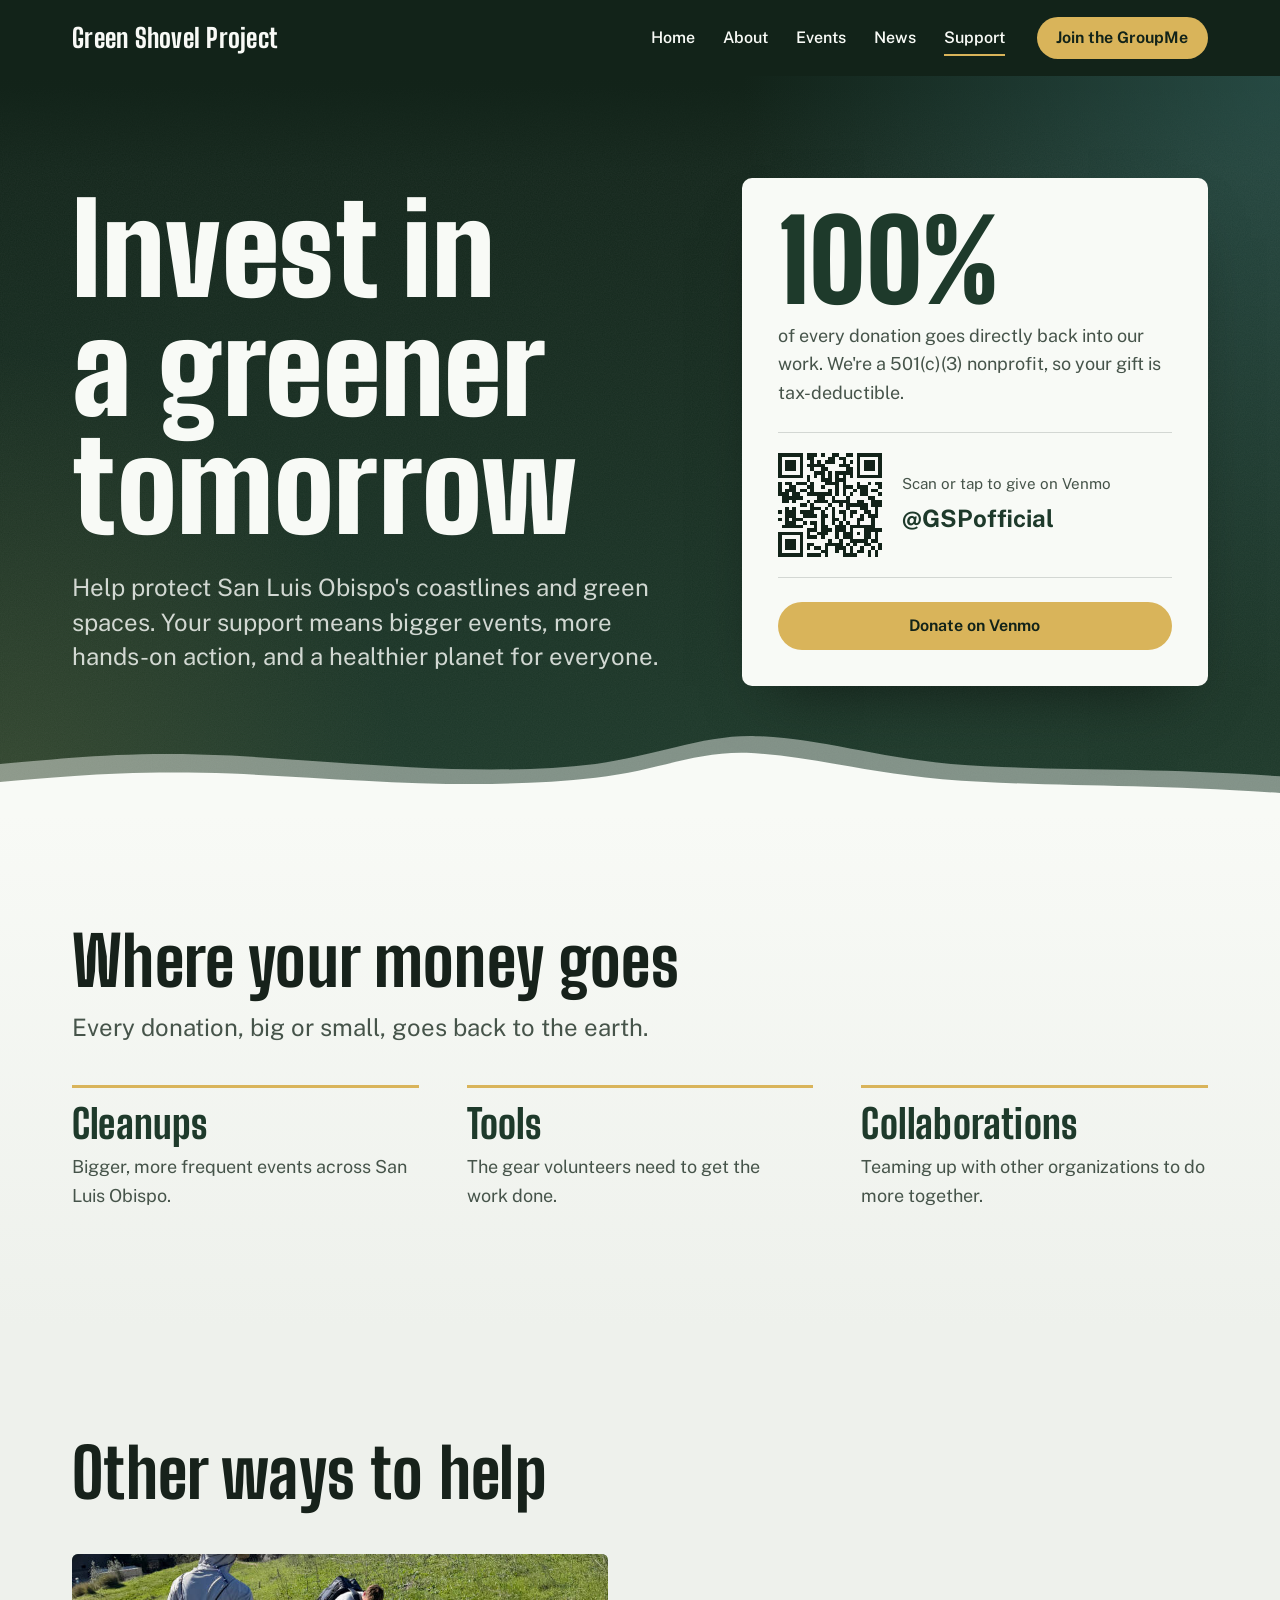
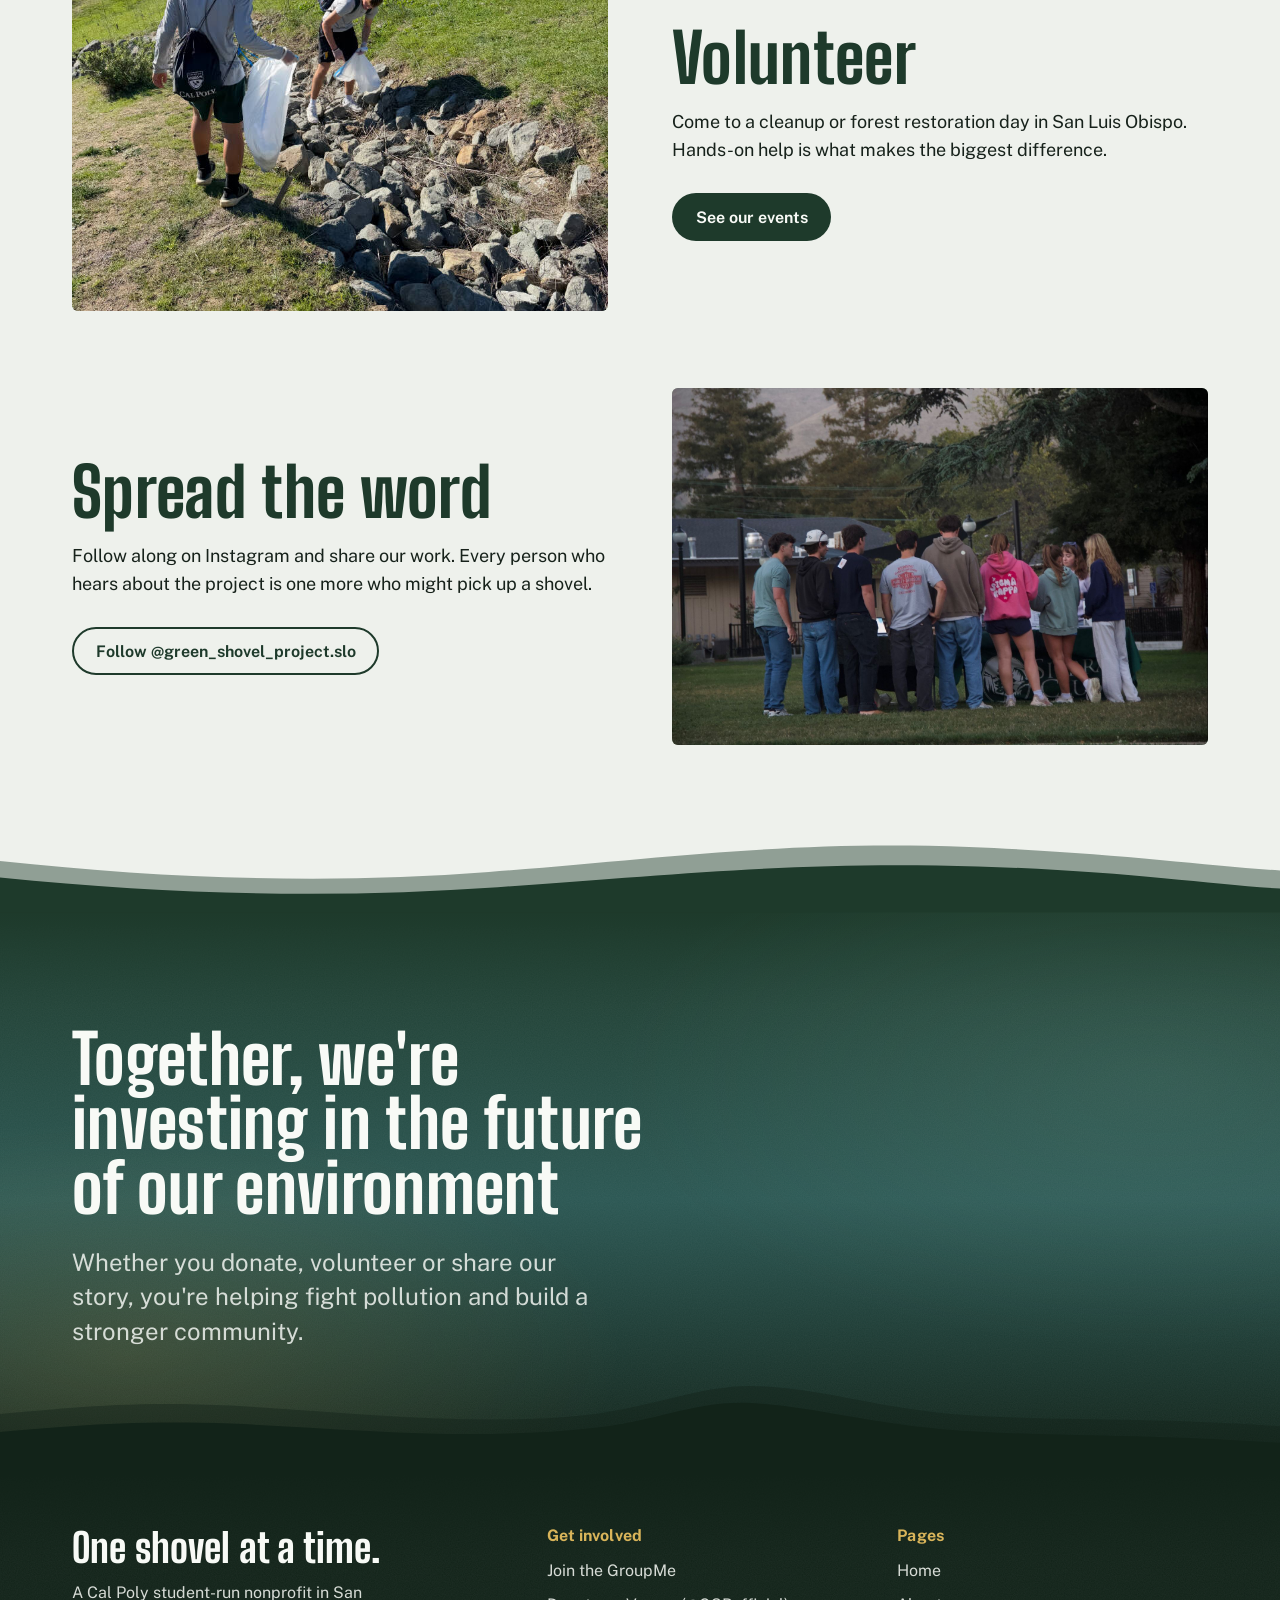
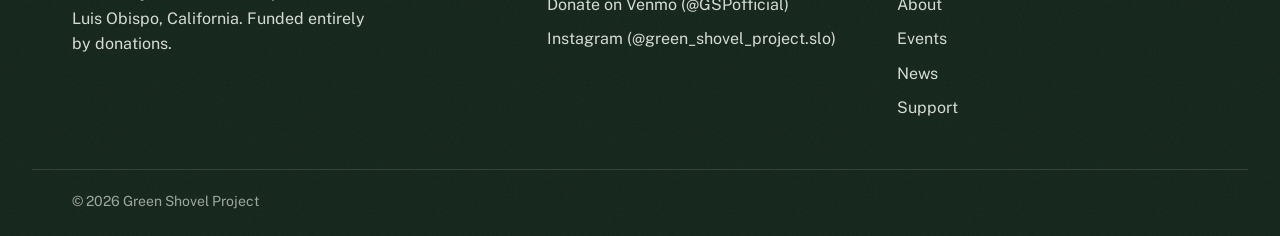
<file: support-our-mission/index.html>
<!DOCTYPE html><html lang="en" data-astro-cid-hkbrpulz><head><meta charset="utf-8"><meta name="viewport" content="width=device-width, initial-scale=1"><title>Support Our Mission | Green Shovel Project</title><meta name="description" content="Every dollar donated to the Green Shovel Project goes directly into cleanups, tools and collaborations in San Luis Obispo. Donate on Venmo or volunteer at our next event."><link rel="canonical" href="https://greenshovelproject.org/support-our-mission"><link rel="icon" href="/favicon.svg" type="image/svg+xml"><link rel="apple-touch-icon" href="/apple-touch-icon.png"><meta name="theme-color" content="#1e3a2b"><meta property="og:type" content="website"><meta property="og:site_name" content="Green Shovel Project"><meta property="og:title" content="Support Our Mission | Green Shovel Project"><meta property="og:description" content="Every dollar donated to the Green Shovel Project goes directly into cleanups, tools and collaborations in San Luis Obispo. Donate on Venmo or volunteer at our next event."><meta property="og:url" content="https://greenshovelproject.org/support-our-mission"><meta property="og:image" content="https://greenshovelproject.org/images/cleanup-crew-bags.jpg"><meta name="twitter:card" content="summary_large_image"><script type="application/ld+json">{"@context":"https://schema.org","@type":"NGO","name":"Green Shovel Project","url":"https://greenshovelproject.org","description":"A Cal Poly student-run nonprofit in San Luis Obispo cleaning up coastlines, fostering forests, and building a community committed to a healthier planet.","areaServed":"San Luis Obispo, California","sameAs":["https://www.instagram.com/green_shovel_project.slo"]}</script><link rel="stylesheet" href="/_astro/Base.C0cYuRpq.css"><style>.head-grid[data-astro-cid-4p2ec7bw]{align-items:center;gap:3rem;display:grid}@media (width>=60rem){.head-grid[data-astro-cid-4p2ec7bw]{grid-template-columns:1.3fr 1fr;gap:4rem}}.donate-card[data-astro-cid-4p2ec7bw]{background:var(--paper);color:var(--ink);border-radius:10px;padding:clamp(1.5rem,4vw,2.25rem);box-shadow:0 30px 60px -30px #00000080}.donate-big[data-astro-cid-4p2ec7bw]{font-family:var(--font-display);color:var(--oak);font-size:clamp(4.5rem,3rem + 6vw,7rem);font-weight:900;line-height:.85}.donate-text[data-astro-cid-4p2ec7bw]{color:var(--ink-soft);margin-top:.75rem}.qr-row[data-astro-cid-4p2ec7bw]{border-block:1px solid var(--line);align-items:center;gap:1.25rem;margin-block:1.5rem;padding-block:1.25rem;display:flex}.qr[data-astro-cid-4p2ec7bw]{flex:none;width:6.5rem}.qr[data-astro-cid-4p2ec7bw] svg{width:100%;height:auto;display:block}.qr-label[data-astro-cid-4p2ec7bw]{color:var(--ink-soft);font-size:.95rem}.qr-handle[data-astro-cid-4p2ec7bw]{font-weight:700;font-size:var(--step-1);color:var(--oak);margin-top:.15rem}.donate-btn[data-astro-cid-4p2ec7bw]{justify-content:center;width:100%}.funds-head[data-astro-cid-4p2ec7bw]{gap:1rem;margin-bottom:2.5rem;display:grid}.fund-list[data-astro-cid-4p2ec7bw]{gap:2rem;margin:0;padding:0;list-style:none;display:grid}.fund-list[data-astro-cid-4p2ec7bw] li[data-astro-cid-4p2ec7bw]{border-top:3px solid var(--gold);padding-top:1rem}.fund-list[data-astro-cid-4p2ec7bw] h3[data-astro-cid-4p2ec7bw]{color:var(--oak)}.fund-list[data-astro-cid-4p2ec7bw] p[data-astro-cid-4p2ec7bw]{color:var(--ink-soft);margin-top:.6rem}@media (width>=52rem){.fund-list[data-astro-cid-4p2ec7bw]{grid-template-columns:repeat(3,1fr);gap:3rem}}.funds[data-astro-cid-4p2ec7bw]{background:var(--bg-mist)}.ways[data-astro-cid-4p2ec7bw]{background:var(--fog);padding-bottom:clamp(7rem,13vw,11rem)}.ways-title[data-astro-cid-4p2ec7bw]{margin-bottom:3rem}.way[data-astro-cid-4p2ec7bw]{align-items:center;gap:1.75rem;display:grid}.way[data-astro-cid-4p2ec7bw]+.way[data-astro-cid-4p2ec7bw]{margin-top:clamp(3rem,6vw,5rem)}.way[data-astro-cid-4p2ec7bw] .photo[data-astro-cid-4p2ec7bw]{aspect-ratio:3/2}.way-body[data-astro-cid-4p2ec7bw] h3[data-astro-cid-4p2ec7bw]{font-size:var(--step-3);color:var(--oak)}.way-body[data-astro-cid-4p2ec7bw] p[data-astro-cid-4p2ec7bw]{margin-block:1rem 1.75rem}@media (width>=52rem){.way[data-astro-cid-4p2ec7bw]{grid-template-columns:1fr 1fr;gap:4rem}.way[data-astro-cid-4p2ec7bw].flip .photo[data-astro-cid-4p2ec7bw]{order:2}}.closing[data-astro-cid-4p2ec7bw]{background:var(--bg-dusk);color:var(--paper)}.closing[data-astro-cid-4p2ec7bw] h2[data-astro-cid-4p2ec7bw]{max-width:20ch}.closing[data-astro-cid-4p2ec7bw] .lede[data-astro-cid-4p2ec7bw]{color:#f8faf6d1;margin-top:1.5rem}
</style></head><body data-astro-cid-hkbrpulz><a class="skip-link" href="#main" data-astro-cid-hkbrpulz>Skip to content</a><header class="site-header" data-astro-cid-hkbrpulz><div class="wrap header-inner" data-astro-cid-hkbrpulz><a class="brand" href="/" aria-label="Green Shovel Project home" data-astro-cid-hkbrpulz><span data-astro-cid-hkbrpulz>Green Shovel Project</span></a><nav class="nav-desktop" aria-label="Main" data-astro-cid-hkbrpulz><ul data-astro-cid-hkbrpulz><li data-astro-cid-hkbrpulz><a href="/" data-astro-cid-hkbrpulz>Home</a></li><li data-astro-cid-hkbrpulz><a href="/about-us" data-astro-cid-hkbrpulz>About</a></li><li data-astro-cid-hkbrpulz><a href="/our-events" data-astro-cid-hkbrpulz>Events</a></li><li data-astro-cid-hkbrpulz><a href="/latest-news" data-astro-cid-hkbrpulz>News</a></li><li data-astro-cid-hkbrpulz><a href="/support-our-mission" aria-current="page" data-astro-cid-hkbrpulz>Support</a></li></ul><a class="btn btn-gold header-cta" href="https://groupme.com/join_group/111572406/x85GzWrs" target="_blank" rel="noopener" data-astro-cid-hkbrpulz>Join the GroupMe</a></nav><details class="nav-mobile" data-astro-cid-hkbrpulz><summary aria-label="Menu" data-astro-cid-hkbrpulz><span class="burger" aria-hidden="true" data-astro-cid-hkbrpulz><span data-astro-cid-hkbrpulz></span><span data-astro-cid-hkbrpulz></span></span><span class="menu-word" data-astro-cid-hkbrpulz>Menu</span></summary><div class="nav-sheet" data-astro-cid-hkbrpulz><ul data-astro-cid-hkbrpulz><li data-astro-cid-hkbrpulz><a href="/" data-astro-cid-hkbrpulz>Home</a></li><li data-astro-cid-hkbrpulz><a href="/about-us" data-astro-cid-hkbrpulz>About</a></li><li data-astro-cid-hkbrpulz><a href="/our-events" data-astro-cid-hkbrpulz>Events</a></li><li data-astro-cid-hkbrpulz><a href="/latest-news" data-astro-cid-hkbrpulz>News</a></li><li data-astro-cid-hkbrpulz><a href="/support-our-mission" aria-current="page" data-astro-cid-hkbrpulz>Support</a></li></ul><a class="btn btn-gold" href="https://groupme.com/join_group/111572406/x85GzWrs" target="_blank" rel="noopener" data-astro-cid-hkbrpulz>Join the GroupMe</a></div></details></div></header><main id="main" data-astro-cid-hkbrpulz><header class="page-head grain" data-astro-cid-4p2ec7bw><div class="hills bottom flip" aria-hidden="true" data-astro-cid-s7fttlot><svg viewBox="0 0 1440 120" preserveAspectRatio="none" focusable="false" data-astro-cid-s7fttlot><path d="M0 120V64C150 50 250 58 370 46C460 36 520 8 590 6C650 4 700 34 770 46C900 66 1040 44 1180 34C1300 26 1380 40 1440 46V120Z" fill="var(--paper)" opacity="0.45" data-astro-cid-s7fttlot></path><path d="M0 120V88C160 74 260 80 380 68C470 58 530 34 600 30C660 28 700 56 770 66C910 86 1040 68 1180 60C1300 54 1380 66 1440 72V120Z" fill="var(--paper)" data-astro-cid-s7fttlot></path></svg></div><div class="wrap head-grid" data-astro-cid-4p2ec7bw><div data-astro-cid-4p2ec7bw><h1 data-astro-cid-4p2ec7bw>Invest in a greener tomorrow</h1><p class="lede" data-astro-cid-4p2ec7bw>Help protect San Luis Obispo's coastlines and green spaces. Your support means bigger events, more hands-on action, and a healthier planet for everyone.</p></div><div class="donate-card" data-astro-cid-4p2ec7bw><p class="donate-big" data-astro-cid-4p2ec7bw>100%</p><p class="donate-text" data-astro-cid-4p2ec7bw>of every donation goes directly back into our work. We're a 501(c)(3) nonprofit, so your gift is tax-deductible.</p><div class="qr-row" data-astro-cid-4p2ec7bw><div class="qr" role="img" aria-label="QR code that opens our Venmo page" data-astro-cid-4p2ec7bw><svg xmlns="http://www.w3.org/2000/svg" viewBox="0 0 29 29" shape-rendering="crispEdges"><path stroke="#122319" d="M0 0.5h7m1 0h3m1 0h1m2 0h2m2 0h2m1 0h7M0 1.5h1m5 0h1m1 0h2m4 0h2m1 0h2m3 0h1m5 0h1M0 2.5h1m1 0h3m1 0h1m2 0h1m1 0h1m1 0h3m2 0h1m1 0h1m1 0h1m1 0h3m1 0h1M0 3.5h1m1 0h3m1 0h1m1 0h5m4 0h3m2 0h1m1 0h3m1 0h1M0 4.5h1m1 0h3m1 0h1m2 0h1m2 0h2m5 0h2m1 0h1m1 0h3m1 0h1M0 5.5h1m5 0h1m3 0h3m1 0h1m1 0h5m1 0h1m5 0h1M0 6.5h7m1 0h1m1 0h1m1 0h1m1 0h1m1 0h1m1 0h1m1 0h1m1 0h7M8 7.5h1m3 0h3m1 0h3M0 8.5h1m1 0h2m1 0h3m1 0h1m3 0h4m1 0h1m3 0h1m2 0h1m1 0h2M0 9.5h1m2 0h2m3 0h2m2 0h1m3 0h1m1 0h3m1 0h3m3 0h1M0 10.5h1m1 0h3m1 0h2m1 0h1m4 0h1m1 0h1m1 0h1m2 0h1m1 0h2m1 0h2M0 11.5h3m1 0h2m2 0h7m1 0h1m1 0h1m1 0h1m2 0h2m3 0h1M1 12.5h6m4 0h2m2 0h1m3 0h1m5 0h2M1 13.5h2m1 0h1m3 0h1m1 0h4m1 0h5m2 0h2m2 0h3M6 14.5h2m1 0h1m4 0h1m2 0h1m1 0h6m1 0h3M2 15.5h1m1 0h1m4 0h3m1 0h1m1 0h1m3 0h1m3 0h2m2 0h1M0 16.5h1m1 0h3m1 0h4m2 0h1m2 0h1m1 0h2m1 0h2m2 0h2m1 0h1M2 17.5h3m2 0h4m1 0h2m1 0h1m2 0h1m1 0h1m2 0h1m1 0h3M0 18.5h1m1 0h1m1 0h3m5 0h1m2 0h2m1 0h1m3 0h2m2 0h1M2 19.5h3m2 0h1m1 0h2m1 0h1m2 0h1m1 0h1m1 0h1m2 0h1m3 0h1M1 20.5h6m3 0h1m1 0h2m2 0h3m1 0h7M8 21.5h3m1 0h3m1 0h3m1 0h1m3 0h5M0 22.5h7m1 0h1m2 0h3m2 0h1m1 0h3m1 0h1m1 0h2m1 0h1M0 23.5h1m5 0h1m1 0h3m1 0h1m3 0h1m1 0h3m3 0h2m1 0h1M0 24.5h1m1 0h3m1 0h1m7 0h1m2 0h1m2 0h5m1 0h2M0 25.5h1m1 0h3m1 0h1m1 0h2m3 0h5m1 0h1m1 0h1m2 0h2m2 0h1M0 26.5h1m1 0h3m1 0h1m1 0h1m1 0h2m1 0h1m2 0h3m1 0h1m2 0h1m2 0h1m1 0h1M0 27.5h1m5 0h1m5 0h2m2 0h1m1 0h1m1 0h1m1 0h2m1 0h1m1 0h1M0 28.5h7m1 0h4m1 0h1m4 0h4m3 0h1m1 0h1"/></svg>
</div><div data-astro-cid-4p2ec7bw><p class="qr-label" data-astro-cid-4p2ec7bw>Scan or tap to give on Venmo</p><p class="qr-handle" data-astro-cid-4p2ec7bw>@GSPofficial</p></div></div><a class="btn btn-gold donate-btn" href="https://www.venmo.com/u/GSPofficial" target="_blank" rel="noopener" data-astro-cid-4p2ec7bw>Donate on Venmo</a></div></div></header><section class="funds" data-astro-cid-4p2ec7bw><div class="wrap" data-astro-cid-4p2ec7bw><div class="funds-head" data-astro-cid-4p2ec7bw><h2 data-astro-cid-4p2ec7bw>Where your money goes</h2><p class="lede" data-astro-cid-4p2ec7bw>Every donation, big or small, goes back to the earth.</p></div><ul class="fund-list" data-astro-cid-4p2ec7bw><li data-astro-cid-4p2ec7bw><h3 data-astro-cid-4p2ec7bw>Cleanups</h3><p data-astro-cid-4p2ec7bw>Bigger, more frequent events across San Luis Obispo.</p></li><li data-astro-cid-4p2ec7bw><h3 data-astro-cid-4p2ec7bw>Tools</h3><p data-astro-cid-4p2ec7bw>The gear volunteers need to get the work done.</p></li><li data-astro-cid-4p2ec7bw><h3 data-astro-cid-4p2ec7bw>Collaborations</h3><p data-astro-cid-4p2ec7bw>Teaming up with other organizations to do more together.</p></li></ul></div></section><section class="ways" data-astro-cid-4p2ec7bw><div class="wrap" data-astro-cid-4p2ec7bw><h2 class="ways-title" data-astro-cid-4p2ec7bw>Other ways to help</h2><div class="way" data-astro-cid-4p2ec7bw><figure class="photo" data-astro-cid-4p2ec7bw><img src="/images/img_0707-standard.jpg" alt="Two volunteers picking up trash along a rocky hillside, with mountains behind them" style="object-position:center 60%" loading="lazy" data-astro-cid-4p2ec7bw></figure><div class="way-body" data-astro-cid-4p2ec7bw><h3 data-astro-cid-4p2ec7bw>Volunteer</h3><p data-astro-cid-4p2ec7bw>Come to a cleanup or forest restoration day in San Luis Obispo. Hands-on help is what makes the biggest difference.</p><a class="btn btn-oak" href="/our-events" data-astro-cid-4p2ec7bw>See our events</a></div></div><div class="way flip" data-astro-cid-4p2ec7bw><figure class="photo" data-astro-cid-4p2ec7bw><img src="/images/tabling-park.jpg" alt="Students gathered around an information table in a park" style="object-position:center 65%" loading="lazy" data-astro-cid-4p2ec7bw></figure><div class="way-body" data-astro-cid-4p2ec7bw><h3 data-astro-cid-4p2ec7bw>Spread the word</h3><p data-astro-cid-4p2ec7bw>Follow along on Instagram and share our work. Every person who hears about the project is one more who might pick up a shovel.</p><a class="btn btn-ghost" href="https://www.instagram.com/green_shovel_project.slo" target="_blank" rel="noopener" data-astro-cid-4p2ec7bw>Follow @green_shovel_project.slo</a></div></div></div></section><section class="closing grain" data-astro-cid-4p2ec7bw><div class="hills top" aria-hidden="true" data-astro-cid-s7fttlot><svg viewBox="0 0 1440 120" preserveAspectRatio="none" focusable="false" data-astro-cid-s7fttlot><path d="M0 120V46C190 72 370 80 550 62C750 42 890 16 1090 26C1250 34 1350 52 1440 60V120Z" fill="var(--oak)" opacity="0.45" data-astro-cid-s7fttlot></path><path d="M0 120V70C200 96 380 100 560 84C760 66 900 46 1100 54C1260 60 1360 80 1440 86V120Z" fill="var(--oak)" data-astro-cid-s7fttlot></path></svg></div><div class="wrap" data-astro-cid-4p2ec7bw><h2 data-astro-cid-4p2ec7bw>Together, we're investing in the future of our environment</h2><p class="lede" data-astro-cid-4p2ec7bw>Whether you donate, volunteer or share our story, you're helping fight pollution and build a stronger community.</p></div></section></main><footer class="site-footer grain" data-astro-cid-hkbrpulz><div class="hills top flip" aria-hidden="true" data-astro-cid-s7fttlot><svg viewBox="0 0 1440 120" preserveAspectRatio="none" focusable="false" data-astro-cid-s7fttlot><path d="M0 120V64C150 50 250 58 370 46C460 36 520 8 590 6C650 4 700 34 770 46C900 66 1040 44 1180 34C1300 26 1380 40 1440 46V120Z" fill="var(--oak-deep)" opacity="0.45" data-astro-cid-s7fttlot></path><path d="M0 120V88C160 74 260 80 380 68C470 58 530 34 600 30C660 28 700 56 770 66C910 86 1040 68 1180 60C1300 54 1380 66 1440 72V120Z" fill="var(--oak-deep)" data-astro-cid-s7fttlot></path></svg></div><div class="wrap footer-grid" data-astro-cid-hkbrpulz><div class="footer-brand" data-astro-cid-hkbrpulz><p class="footer-line" data-astro-cid-hkbrpulz>One shovel at a time.</p><p class="footer-sub" data-astro-cid-hkbrpulz>A Cal Poly student-run nonprofit in San Luis Obispo, California. Funded entirely by donations.</p></div><div data-astro-cid-hkbrpulz><h2 class="footer-head" data-astro-cid-hkbrpulz>Get involved</h2><ul class="footer-links" data-astro-cid-hkbrpulz><li data-astro-cid-hkbrpulz><a href="https://groupme.com/join_group/111572406/x85GzWrs" target="_blank" rel="noopener" data-astro-cid-hkbrpulz>Join the GroupMe</a></li><li data-astro-cid-hkbrpulz><a href="https://www.venmo.com/u/GSPofficial" target="_blank" rel="noopener" data-astro-cid-hkbrpulz>Donate on Venmo (@GSPofficial)</a></li><li data-astro-cid-hkbrpulz><a href="https://www.instagram.com/green_shovel_project.slo" target="_blank" rel="noopener" data-astro-cid-hkbrpulz>Instagram (@green_shovel_project.slo)</a></li></ul></div><div data-astro-cid-hkbrpulz><h2 class="footer-head" data-astro-cid-hkbrpulz>Pages</h2><ul class="footer-links" data-astro-cid-hkbrpulz><li data-astro-cid-hkbrpulz><a href="/" data-astro-cid-hkbrpulz>Home</a></li><li data-astro-cid-hkbrpulz><a href="/about-us" data-astro-cid-hkbrpulz>About</a></li><li data-astro-cid-hkbrpulz><a href="/our-events" data-astro-cid-hkbrpulz>Events</a></li><li data-astro-cid-hkbrpulz><a href="/latest-news" data-astro-cid-hkbrpulz>News</a></li><li data-astro-cid-hkbrpulz><a href="/support-our-mission" data-astro-cid-hkbrpulz>Support</a></li></ul></div></div><div class="wrap footer-base" data-astro-cid-hkbrpulz><span data-astro-cid-hkbrpulz>© 2026 Green Shovel Project</span></div></footer></body></html>
</file>
<file: _astro/Base.C0cYuRpq.css>
@font-face{font-family:Big Shoulders Display;font-style:normal;font-display:swap;font-weight:700;src:url(/_astro/big-shoulders-display-latin-700-normal.KM2fueoL.woff2)format("woff2"),url(/_astro/big-shoulders-display-latin-700-normal.CMi6UoP4.woff)format("woff")}@font-face{font-family:Big Shoulders Display;font-style:normal;font-display:swap;font-weight:800;src:url(/_astro/big-shoulders-display-latin-800-normal.DDUD9Xuh.woff2)format("woff2"),url(/_astro/big-shoulders-display-latin-800-normal.CI0lhnTM.woff)format("woff")}@font-face{font-family:Big Shoulders Display;font-style:normal;font-display:swap;font-weight:900;src:url(/_astro/big-shoulders-display-latin-900-normal.CW8trzgu.woff2)format("woff2"),url(/_astro/big-shoulders-display-latin-900-normal.DMT-1gsg.woff)format("woff")}@font-face{font-family:Public Sans Variable;font-style:normal;font-display:swap;font-weight:100 900;src:url(/_astro/public-sans-vietnamese-wght-normal.CtlIRbEm.woff2)format("woff2-variations");unicode-range:U+102-103,U+110-111,U+128-129,U+168-169,U+1A0-1A1,U+1AF-1B0,U+300-301,U+303-304,U+308-309,U+323,U+329,U+1EA0-1EF9,U+20AB}@font-face{font-family:Public Sans Variable;font-style:normal;font-display:swap;font-weight:100 900;src:url(/_astro/public-sans-latin-ext-wght-normal.MQgHevqp.woff2)format("woff2-variations");unicode-range:U+100-2BA,U+2BD-2C5,U+2C7-2CC,U+2CE-2D7,U+2DD-2FF,U+304,U+308,U+329,U+1D00-1DBF,U+1E00-1E9F,U+1EF2-1EFF,U+2020,U+20A0-20AB,U+20AD-20C0,U+2113,U+2C60-2C7F,U+A720-A7FF}@font-face{font-family:Public Sans Variable;font-style:normal;font-display:swap;font-weight:100 900;src:url(/_astro/public-sans-latin-wght-normal.DdeTHZLK.woff2)format("woff2-variations");unicode-range:U+??,U+131,U+152-153,U+2BB-2BC,U+2C6,U+2DA,U+2DC,U+304,U+308,U+329,U+2000-206F,U+20AC,U+2122,U+2191,U+2193,U+2212,U+2215,U+FEFF,U+FFFD}@font-face{font-family:Public Sans Variable;font-style:italic;font-display:swap;font-weight:100 900;src:url(/_astro/public-sans-vietnamese-wght-italic.B7WYVnNy.woff2)format("woff2-variations");unicode-range:U+102-103,U+110-111,U+128-129,U+168-169,U+1A0-1A1,U+1AF-1B0,U+300-301,U+303-304,U+308-309,U+323,U+329,U+1EA0-1EF9,U+20AB}@font-face{font-family:Public Sans Variable;font-style:italic;font-display:swap;font-weight:100 900;src:url(/_astro/public-sans-latin-ext-wght-italic.Dw_CFXJO.woff2)format("woff2-variations");unicode-range:U+100-2BA,U+2BD-2C5,U+2C7-2CC,U+2CE-2D7,U+2DD-2FF,U+304,U+308,U+329,U+1D00-1DBF,U+1E00-1E9F,U+1EF2-1EFF,U+2020,U+20A0-20AB,U+20AD-20C0,U+2113,U+2C60-2C7F,U+A720-A7FF}@font-face{font-family:Public Sans Variable;font-style:italic;font-display:swap;font-weight:100 900;src:url(/_astro/public-sans-latin-wght-italic.DGZ7iaiu.woff2)format("woff2-variations");unicode-range:U+??,U+131,U+152-153,U+2BB-2BC,U+2C6,U+2DA,U+2DC,U+304,U+308,U+329,U+2000-206F,U+20AC,U+2122,U+2191,U+2193,U+2212,U+2215,U+FEFF,U+FFFD}:root{--oak:#1e3a2b;--oak-deep:#122319;--gold:#d9b45a;--gold-soft:#ecd9a6;--pacific:#3a6f6c;--sea:#2b5753;--fog:#eef1ec;--paper:#f8faf6;--sage:#9fb39c;--ink:#17221b;--ink-soft:#46544a;--line:#17221b29;--font-display:"Big Shoulders Display", "Arial Narrow", sans-serif;--font-body:"Public Sans Variable", "Public Sans", system-ui, sans-serif;--step--1:.875rem;--step-0:1.125rem;--step-1:1.5rem;--step-2:clamp(1.75rem, 1.3rem + 1.6vw, 2.5rem);--step-3:clamp(2.5rem, 1.6rem + 3.6vw, 4.25rem);--step-4:clamp(3.5rem, 1.8rem + 7.5vw, 8.5rem);--gutter:clamp(1rem, .5rem + 2.5vw, 2.5rem);--max:76rem;--measure:38rem;--radius:6px;--bg-forest:linear-gradient(to bottom, var(--oak) 0, #1e3a2b00 7rem), radial-gradient(70% 90% at 95% 100%, #3a6f6c8c, transparent 70%), radial-gradient(50% 70% at 0% 70%, #d9b45a21, transparent 70%), var(--oak);--bg-dusk:radial-gradient(55% 60% at 10% 80%, #d9b45a29, transparent 70%), radial-gradient(60% 70% at 90% 30%, #6ea0962e, transparent 70%), linear-gradient(to bottom, var(--oak) 0%, var(--sea) 52%, var(--oak-deep) 100%);--bg-head:radial-gradient(60% 120% at 100% 0%, #3a6f6c80, transparent 70%), radial-gradient(45% 90% at 0% 100%, #d9b45a1f, transparent 70%), linear-gradient(to bottom, var(--oak-deep), var(--oak));--bg-mist:linear-gradient(to bottom, var(--paper), var(--fog));--bg-mist-up:linear-gradient(to bottom, var(--fog), var(--paper));--grain:url("data:image/svg+xml,%3Csvg xmlns='http://www.w3.org/2000/svg' width='180' height='180'%3E%3Cfilter id='n'%3E%3CfeTurbulence type='fractalNoise' baseFrequency='0.85' numOctaves='2' stitchTiles='stitch'/%3E%3CfeColorMatrix values='0 0 0 0 1 0 0 0 0 1 0 0 0 0 1 0 0 0 0.55 0'/%3E%3C/filter%3E%3Crect width='100%25' height='100%25' filter='url(%23n)'/%3E%3C/svg%3E")}.grain{isolation:isolate;position:relative}.grain:after{content:"";z-index:-1;background-image:var(--grain);opacity:.09;pointer-events:none;position:absolute;inset:0;-webkit-mask-image:linear-gradient(#0000,#000 6rem);mask-image:linear-gradient(#0000,#000 6rem)}section,.page-head,.site-footer{position:relative}*,:before,:after{box-sizing:border-box}html{-webkit-text-size-adjust:100%;scroll-behavior:smooth}body{background:var(--paper);color:var(--ink);font-family:var(--font-body);font-size:var(--step-0);font-feature-settings:"kern", "liga";margin:0;line-height:1.6;overflow-x:hidden}img{max-width:100%;height:auto;display:block}h1,h2,h3{font-family:var(--font-display);letter-spacing:.005em;text-wrap:balance;margin:0;font-weight:800;line-height:.95}h1{font-size:var(--step-4);font-weight:900}h2{font-size:var(--step-3)}h3{font-size:var(--step-2);line-height:1}p{max-width:var(--measure);text-wrap:pretty;margin:0}p+p{margin-top:1em}a{color:inherit;text-underline-offset:.18em;text-decoration-thickness:1px}a:hover{text-decoration-thickness:2px}:focus-visible{outline:3px solid var(--pacific);outline-offset:3px;border-radius:2px}.skip-link{left:var(--gutter);z-index:100;background:var(--gold);color:var(--oak-deep);border-radius:var(--radius);padding:.6rem 1rem;font-weight:700;position:absolute;top:-4rem}.skip-link:focus{top:.75rem}.wrap{width:100%;max-width:var(--max);padding-inline:var(--gutter);margin-inline:auto}.lede{font-size:var(--step-1);color:var(--ink-soft);line-height:1.45}.btn{border:2px solid #0000;border-radius:999px;align-items:center;gap:.5em;min-height:3rem;padding:.7rem 1.35rem;font-size:1rem;font-weight:650;line-height:1.2;text-decoration:none;transition:background-color .15s,color .15s,border-color .15s;display:inline-flex}.btn-gold{background:var(--gold);color:var(--oak-deep)}.btn-gold:hover{background:var(--gold-soft)}.btn-oak{background:var(--oak);color:var(--paper)}.btn-oak:hover{background:var(--oak-deep)}.btn-ghost-light{color:var(--paper);border-color:#f8faf699}.btn-ghost-light:hover{border-color:var(--paper);background:#f8faf61f}.btn-ghost{border-color:var(--oak);color:var(--oak)}.btn-ghost:hover{background:var(--oak);color:var(--paper)}.btn-row{flex-wrap:wrap;gap:.75rem;display:flex}.photo{border-radius:var(--radius);background:var(--sage);margin:0;overflow:hidden}.photo img{object-fit:cover;width:100%;height:100%}.page-head{background:var(--bg-head);color:var(--paper);padding-block:clamp(3.5rem,8vw,6.5rem) clamp(5rem,10vw,8.5rem)}.page-head h1{font-size:var(--step-4);max-width:14ch}.page-head .lede{color:#f8faf6d1;margin-top:1.5rem}section{padding-block:clamp(4rem,9vw,7.5rem)}@media (prefers-reduced-motion:reduce){html{scroll-behavior:auto}*,:before,:after{transition-duration:.01ms!important;animation-duration:.01ms!important}}.hills[data-astro-cid-s7fttlot]{pointer-events:none;z-index:1;height:clamp(2.75rem,6.5vw,6rem);position:absolute;left:0;right:0}.hills[data-astro-cid-s7fttlot] svg[data-astro-cid-s7fttlot]{width:100%;height:100%;display:block}.hills[data-astro-cid-s7fttlot].top{bottom:calc(100% - 1px)}.hills[data-astro-cid-s7fttlot].bottom{bottom:-1px}.hills[data-astro-cid-s7fttlot].flip svg[data-astro-cid-s7fttlot]{transform:scaleX(-1)}.site-header[data-astro-cid-hkbrpulz]{z-index:50;background:var(--oak-deep);color:var(--paper);position:sticky;top:0}.site-header[data-astro-cid-hkbrpulz].overlay{background:linear-gradient(#122319b3,#12231900);position:absolute;inset:0 0 auto}.header-inner[data-astro-cid-hkbrpulz]{justify-content:space-between;align-items:center;gap:1.5rem;min-height:4.75rem;display:flex}.brand[data-astro-cid-hkbrpulz]{min-height:2.75rem;font-family:var(--font-display);letter-spacing:.01em;white-space:nowrap;align-items:center;font-size:1.65rem;font-weight:800;line-height:1;text-decoration:none;display:flex}.nav-desktop[data-astro-cid-hkbrpulz]{align-items:center;gap:2rem;display:none}.nav-desktop[data-astro-cid-hkbrpulz] ul[data-astro-cid-hkbrpulz],.nav-sheet[data-astro-cid-hkbrpulz] ul[data-astro-cid-hkbrpulz]{margin:0;padding:0;list-style:none}.nav-desktop[data-astro-cid-hkbrpulz] ul[data-astro-cid-hkbrpulz]{gap:1.75rem;display:flex}.nav-desktop[data-astro-cid-hkbrpulz] a[data-astro-cid-hkbrpulz]:not(.btn){border-bottom:2px solid #0000;padding-block:.4rem;font-size:1rem;font-weight:550;text-decoration:none}.nav-desktop[data-astro-cid-hkbrpulz] a[data-astro-cid-hkbrpulz]:not(.btn):hover{border-bottom-color:#f8faf680}.nav-desktop[data-astro-cid-hkbrpulz] a[data-astro-cid-hkbrpulz][aria-current=page]{border-bottom-color:var(--gold)}.header-cta[data-astro-cid-hkbrpulz]{min-height:2.6rem;padding:.5rem 1.1rem}.nav-mobile[data-astro-cid-hkbrpulz] summary[data-astro-cid-hkbrpulz]{cursor:pointer;align-items:center;gap:.6rem;min-height:2.75rem;padding-inline:.25rem;font-size:1rem;font-weight:600;list-style:none;display:flex}.nav-mobile[data-astro-cid-hkbrpulz] summary[data-astro-cid-hkbrpulz]::-webkit-details-marker{display:none}.burger[data-astro-cid-hkbrpulz]{gap:6px;width:22px;display:grid}.burger[data-astro-cid-hkbrpulz] span[data-astro-cid-hkbrpulz]{background:currentColor;border-radius:2px;height:2px;transition:transform .2s}.nav-mobile[data-astro-cid-hkbrpulz][open] .burger[data-astro-cid-hkbrpulz] span[data-astro-cid-hkbrpulz]:first-child{transform:translateY(4px)rotate(45deg)}.nav-mobile[data-astro-cid-hkbrpulz][open] .burger[data-astro-cid-hkbrpulz] span[data-astro-cid-hkbrpulz]:last-child{transform:translateY(-4px)rotate(-45deg)}.nav-sheet[data-astro-cid-hkbrpulz]{background:var(--oak-deep);padding:1rem var(--gutter) 1.75rem;border-top:1px solid #f8faf61f;position:absolute;top:100%;left:0;right:0}.nav-sheet[data-astro-cid-hkbrpulz] li[data-astro-cid-hkbrpulz] a[data-astro-cid-hkbrpulz]{font-family:var(--font-display);padding-block:.65rem;font-size:2rem;font-weight:800;line-height:1.1;text-decoration:none;display:block}.nav-sheet[data-astro-cid-hkbrpulz] a[data-astro-cid-hkbrpulz][aria-current=page]{color:var(--gold)}.nav-sheet[data-astro-cid-hkbrpulz] .btn[data-astro-cid-hkbrpulz]{margin-top:1rem}@media (width>=60rem){.nav-desktop[data-astro-cid-hkbrpulz]{display:flex}.nav-mobile[data-astro-cid-hkbrpulz]{display:none}}.site-footer[data-astro-cid-hkbrpulz]{background:var(--oak-deep);color:#f8faf6d9;padding-block:4rem 1.5rem}.footer-grid[data-astro-cid-hkbrpulz]{gap:2.5rem;display:grid}@media (width>=48rem){.footer-grid[data-astro-cid-hkbrpulz]{grid-template-columns:1.4fr 1fr 1fr}}.footer-line[data-astro-cid-hkbrpulz]{font-family:var(--font-display);font-weight:800;font-size:var(--step-2);color:var(--paper);line-height:1}.footer-sub[data-astro-cid-hkbrpulz]{max-width:22rem;margin-top:.75rem;font-size:1rem}.footer-head[data-astro-cid-hkbrpulz]{font-family:var(--font-body);color:var(--gold);margin-bottom:.9rem;font-size:1rem;font-weight:700}.footer-links[data-astro-cid-hkbrpulz]{gap:.55rem;margin:0;padding:0;font-size:1rem;list-style:none;display:grid}.footer-links[data-astro-cid-hkbrpulz] a[data-astro-cid-hkbrpulz]{text-decoration:none}.footer-links[data-astro-cid-hkbrpulz] a[data-astro-cid-hkbrpulz]:hover{color:var(--paper);text-decoration:underline}.footer-base[data-astro-cid-hkbrpulz]{font-size:var(--step--1);color:#f8faf699;border-top:1px solid #f8faf61f;margin-top:3rem;padding-top:1.25rem}
</file>
<file: _astro/index.B-115Lz7.css>
.hero[data-astro-cid-lcdefpme]{min-height:min(92svh,56rem);color:var(--paper);background:var(--oak);isolation:isolate;align-items:end;padding-block:9rem clamp(5.5rem,10vw,8.5rem);display:grid;overflow:hidden}.hero-img[data-astro-cid-lcdefpme]{object-fit:cover;object-position:center 35%;z-index:-2;width:100%;height:100%;position:absolute;inset:0}.hero-shade[data-astro-cid-lcdefpme]{z-index:-1;background:linear-gradient(#12231973 0%,#1223191a 25%,#12231980 55%,#122319e6 100%),linear-gradient(90deg,#1223198c,#0000 70%),radial-gradient(60% 50% at 85% 15%,#d9b45a2e,#0000 70%);position:absolute;inset:0}.hero-content[data-astro-cid-lcdefpme]{z-index:2;position:relative}.hero[data-astro-cid-lcdefpme] h1[data-astro-cid-lcdefpme]{text-shadow:0 2px 30px #0000004d;max-width:11ch}.hero-sub[data-astro-cid-lcdefpme]{font-size:var(--step-1);color:#f8faf6e6;max-width:34rem;margin-top:1.5rem;margin-bottom:2rem;line-height:1.45}.visually-quiet[data-astro-cid-lcdefpme]{clip:rect(0 0 0 0);width:1px;height:1px;position:absolute;overflow:hidden}.mission[data-astro-cid-lcdefpme]{background:var(--bg-mist);padding-top:clamp(2.5rem,6vw,4.5rem);padding-bottom:clamp(6rem,12vw,10rem)}.mission-list[data-astro-cid-lcdefpme]{gap:2.5rem;margin:0;padding:0;list-style:none;display:grid}.mission-list[data-astro-cid-lcdefpme] li[data-astro-cid-lcdefpme]{border-top:3px solid var(--oak);padding-top:1.25rem}.mission-list[data-astro-cid-lcdefpme] h3[data-astro-cid-lcdefpme]{font-size:var(--step-3);color:var(--oak);max-width:8ch}.mission-list[data-astro-cid-lcdefpme] p[data-astro-cid-lcdefpme]{color:var(--ink-soft);margin-top:1rem}@media (width>=52rem){.mission-list[data-astro-cid-lcdefpme]{grid-template-columns:repeat(3,1fr);gap:clamp(1.5rem,3vw,3rem)}}.haul-section[data-astro-cid-lcdefpme]{background:var(--bg-forest);color:var(--paper);padding-bottom:clamp(6rem,12vw,10rem)}.haul-head[data-astro-cid-lcdefpme]{gap:1.25rem;margin-bottom:clamp(2rem,5vw,3.5rem);display:grid}.haul-head[data-astro-cid-lcdefpme] .lede[data-astro-cid-lcdefpme]{color:#f8faf6cc}@media (width>=60rem){.haul-head[data-astro-cid-lcdefpme]{grid-template-columns:1fr 1fr;align-items:end;gap:3rem}}.about[data-astro-cid-lcdefpme]{background:var(--bg-mist-up)}.about-grid[data-astro-cid-lcdefpme]{align-items:center;gap:clamp(2rem,5vw,4.5rem);display:grid}.about-copy[data-astro-cid-lcdefpme] h2[data-astro-cid-lcdefpme]{max-width:14ch}.about-copy[data-astro-cid-lcdefpme]>p[data-astro-cid-lcdefpme]{margin-top:1.5rem}.season-title[data-astro-cid-lcdefpme]{font-family:var(--font-body);color:var(--oak);margin-top:2.25rem;font-size:1rem;font-weight:700;line-height:1.4}.season[data-astro-cid-lcdefpme]{counter-reset:step;margin:.85rem 0 2.25rem;padding:0;list-style:none;display:grid}.season[data-astro-cid-lcdefpme] li[data-astro-cid-lcdefpme]{counter-increment:step;border-top:1px solid var(--line);grid-template-columns:2.5rem 1fr;column-gap:.75rem;padding-block:.85rem;display:grid}.season[data-astro-cid-lcdefpme] li[data-astro-cid-lcdefpme]:last-child{border-bottom:1px solid var(--line)}.season[data-astro-cid-lcdefpme] li[data-astro-cid-lcdefpme]:before{content:counter(step);font-family:var(--font-display);color:var(--pacific);grid-row:span 2;font-size:1.9rem;font-weight:800;line-height:1}.season[data-astro-cid-lcdefpme] strong[data-astro-cid-lcdefpme]{font-weight:650}.season[data-astro-cid-lcdefpme] span[data-astro-cid-lcdefpme]{color:var(--ink-soft);font-size:1rem}@media (width>=52rem){.about-grid[data-astro-cid-lcdefpme]{grid-template-columns:5fr 6fr}}.concert[data-astro-cid-lcdefpme]{background:var(--bg-mist);padding-bottom:clamp(7rem,13vw,11rem)}.concert-grid[data-astro-cid-lcdefpme]{align-items:center;gap:clamp(2rem,5vw,4rem);display:grid}.concert-copy[data-astro-cid-lcdefpme] h2[data-astro-cid-lcdefpme]{max-width:15ch}.concert-copy[data-astro-cid-lcdefpme] .lede[data-astro-cid-lcdefpme]{margin-block:1.5rem 2rem}.flyer[data-astro-cid-lcdefpme]{aspect-ratio:.6471;justify-self:center;width:100%;max-width:min(24rem,72%);transform:rotate(2deg);box-shadow:0 30px 60px -30px #12231973}@media (width>=52rem){.flyer[data-astro-cid-lcdefpme]{max-width:24rem}.concert-grid[data-astro-cid-lcdefpme]{grid-template-columns:3fr 2fr}}.cta[data-astro-cid-lcdefpme]{background:var(--bg-dusk);color:var(--paper)}.cta-grid[data-astro-cid-lcdefpme]{align-items:center;gap:3rem;display:grid}.cta-copy[data-astro-cid-lcdefpme] h2[data-astro-cid-lcdefpme]{font-size:var(--step-4)}.cta-copy[data-astro-cid-lcdefpme] .lede[data-astro-cid-lcdefpme]{color:#f8faf6e0;margin-block:1.5rem 2rem}.cta-media[data-astro-cid-lcdefpme]{aspect-ratio:9/16;background:var(--oak-deep);border-radius:18px;width:min(18rem,78%);margin:0;position:relative;overflow:hidden;box-shadow:0 0 0 1px #f8faf61a,0 40px 80px -30px #000000a6}.cta-video[data-astro-cid-lcdefpme]{object-fit:cover;width:100%;height:100%;display:block}.cta-caption[data-astro-cid-lcdefpme]{background:linear-gradient(#0000,#122319cc);padding:3rem 1.1rem 1rem;font-size:.9rem;font-weight:600;position:absolute;bottom:0;left:0;right:0}.video-toggle[data-astro-cid-lcdefpme]{width:2.5rem;height:2.5rem;color:var(--paper);cursor:pointer;-webkit-backdrop-filter:blur(4px);background:#1223198c;border:0;border-radius:999px;place-items:center;display:grid;position:absolute;top:.85rem;right:.85rem}.video-toggle[data-astro-cid-lcdefpme] svg[data-astro-cid-lcdefpme]{fill:currentColor;width:14px;height:14px}.video-toggle[data-astro-cid-lcdefpme] .i-pause[data-astro-cid-lcdefpme],.cta-media[data-astro-cid-lcdefpme].playing .video-toggle[data-astro-cid-lcdefpme] .i-play[data-astro-cid-lcdefpme]{display:none}.cta-media[data-astro-cid-lcdefpme].playing .video-toggle[data-astro-cid-lcdefpme] .i-pause[data-astro-cid-lcdefpme]{display:block}@media (width>=52rem){.cta-grid[data-astro-cid-lcdefpme]{grid-template-columns:1fr auto;gap:clamp(3rem,7vw,7rem)}.cta-media[data-astro-cid-lcdefpme]{width:clamp(16rem,24vw,21rem);transform:rotate(1.5deg)}}
</file>
<file: _astro/updates.css>
/* Next event card */
.nextup{background:var(--bg-head);color:var(--paper);border-radius:18px;margin-bottom:clamp(2.5rem,6vw,4.5rem);padding:clamp(1.25rem,3.5vw,2rem);display:grid;gap:1.25rem 2rem;align-items:center;box-shadow:0 30px 60px -35px #12231999}
.nextup-date{background:var(--gold);color:var(--oak-deep);border-radius:12px;width:5.5rem;padding:.6rem 0 .7rem;text-align:center;display:grid;line-height:1}
.nextup-date .mo{font-weight:750;text-transform:uppercase;letter-spacing:.08em;font-size:.85rem}
.nextup-date .day{font-family:var(--font-display);font-weight:900;font-size:3rem;line-height:.9;margin-top:.2rem}
.nextup-date .dow{font-size:.75rem;font-weight:600;margin-top:.25rem}
.kicker{color:var(--gold);text-transform:uppercase;letter-spacing:.12em;font-size:.8rem;font-weight:750;margin:0 0 .5rem}
.nextup h2{font-size:var(--step-2);line-height:1}
.nextup-copy p:last-child{color:#f8faf6c7;margin:.6rem 0 0;max-width:var(--measure)}
@media (width>=52rem){.nextup{grid-template-columns:auto 1fr auto}}

/* Impact stats + ranked cleanups */
.stats{list-style:none;margin:0 0 clamp(2.5rem,6vw,4rem);padding:0;display:grid;gap:1.5rem;grid-template-columns:1fr}
.stats li{border-top:1px solid #f8faf633;padding-top:1rem;display:grid;gap:.35rem}
.stat-num{font-family:var(--font-display);font-weight:900;font-size:var(--step-4);line-height:.85;color:var(--gold)}
.stat-num small{font-size:.4em;font-weight:800;margin-left:.15em}
.stat-label{color:#f8faf6c7;font-size:1rem}
@media (width>=40rem){.stats{grid-template-columns:repeat(3,1fr);gap:2rem}}
.ranked{margin:0;display:grid;gap:1.4rem}
.ranked-row{display:grid;gap:.5rem}
.ranked-meta{display:flex;justify-content:space-between;gap:1rem;align-items:baseline}
.ranked-name{font-weight:650;font-size:1.05rem}
.ranked-note{color:#f8faf6a6;font-size:.9rem;font-weight:400;margin-left:.4rem}
.ranked-lbs{font-family:var(--font-display);font-weight:800;font-size:var(--step-1);font-variant-numeric:tabular-nums;white-space:nowrap}
.ranked-track{background:#f8faf61a;border-radius:var(--radius);height:1.1rem;overflow:hidden}
.ranked-bar{width:var(--w);height:100%;display:flex;transform-origin:0;border-radius:var(--radius);overflow:hidden}
.ranked-bar span{background:var(--sage);flex:1}
.ranked-bar span.couch{background:var(--gold);flex:0 0 var(--c)}
.armed .ranked-bar{transition:transform .9s cubic-bezier(.2,.7,.2,1) var(--d);transform:scaleX(0)}
.armed.filled .ranked-bar{transform:scaleX(1)}
.ranked-key{color:#f8faf6a6;font-size:.9rem;margin-top:.5rem;display:flex;align-items:center;gap:.5rem}
.ranked-key i{background:var(--gold);border-radius:3px;width:.9rem;height:.9rem;display:inline-block}

/* Partners */
.partners{margin-top:clamp(4rem,9vw,7rem)}
.partners-head{display:grid;gap:1rem;margin-bottom:clamp(1.75rem,4vw,2.5rem)}
.partners-head h2{max-width:16ch}
.partners-head p{color:var(--ink-soft);margin:0;max-width:var(--measure)}
.logo-grid{list-style:none;margin:0;padding:0;display:grid;gap:.75rem;grid-template-columns:repeat(2,minmax(0,1fr))}
.logo-grid li{background:#fff;border:1px solid var(--line);border-radius:14px;aspect-ratio:3/2;display:grid;place-items:center;grid-template:minmax(0,1fr)/minmax(0,1fr);padding:1rem;transition:transform .2s,box-shadow .2s}
.logo-grid li:hover{transform:translateY(-3px);box-shadow:0 18px 36px -24px #17221b66}
.logo-grid li{min-width:0;overflow:hidden}
.logo-grid img{width:100%;height:100%;min-height:0;object-fit:contain;display:block}
.logo-grid li.dark{background:#000;border-color:#000}

.wordmark{font-family:Georgia,"Times New Roman",serif;color:#13294b;text-align:center;line-height:1.1;font-size:clamp(1rem,2.2vw,1.35rem);letter-spacing:.04em}
.wordmark b{display:block;font-size:1.35em;letter-spacing:.06em}
@media (width>=40rem){.logo-grid{grid-template-columns:repeat(3,minmax(0,1fr));gap:1rem}}
@media (width>=64rem){.partners-head{grid-template-columns:1fr 1fr;align-items:end;gap:3rem}.logo-grid{grid-template-columns:repeat(6,minmax(0,1fr))}.logo-grid li{aspect-ratio:1}}
.sr-only{clip:rect(0 0 0 0);white-space:nowrap;width:1px;height:1px;position:absolute;overflow:hidden}
.logo-grid img[src*=mammut]{transform:scale(1.35)}
.gsp-logo{display:block;width:clamp(13rem,32vw,20rem);height:auto;margin:0 auto clamp(1.5rem,4vw,2.5rem);mix-blend-mode:multiply}
</file>
<file: _astro/our-events.BA55XWLh.css>
.head-cta[data-astro-cid-xgwolgr2]{margin-top:2rem}.upcoming[data-astro-cid-xgwolgr2] h2[data-astro-cid-xgwolgr2],.kinds[data-astro-cid-xgwolgr2] h2[data-astro-cid-xgwolgr2],.past[data-astro-cid-xgwolgr2] h2[data-astro-cid-xgwolgr2]{margin-bottom:2rem}.empty[data-astro-cid-xgwolgr2]{border:2px dashed var(--sage);border-radius:var(--radius);background:var(--fog);justify-items:start;gap:1.5rem;padding:clamp(1.5rem,4vw,2.5rem);display:grid}.empty[data-astro-cid-xgwolgr2] p[data-astro-cid-xgwolgr2]{font-size:var(--step-1);line-height:1.45}.event-list[data-astro-cid-xgwolgr2]{border-top:1px solid var(--line);margin:0;padding:0;list-style:none}.event[data-astro-cid-xgwolgr2]{border-bottom:1px solid var(--line);align-items:start;gap:1rem;padding-block:1.75rem;display:grid}.event-date[data-astro-cid-xgwolgr2]{color:var(--oak);font-weight:650;display:grid}.event-time[data-astro-cid-xgwolgr2]{color:var(--ink-soft);font-weight:400}.event-kind[data-astro-cid-xgwolgr2]{color:var(--pacific);margin-bottom:.35rem;font-size:.85rem;font-weight:650;display:inline-block}.event-main[data-astro-cid-xgwolgr2] h3[data-astro-cid-xgwolgr2]{font-size:var(--step-2)}.event-main[data-astro-cid-xgwolgr2] p[data-astro-cid-xgwolgr2]{color:var(--ink-soft);margin-top:.5rem}.event-place[data-astro-cid-xgwolgr2]{font-weight:600;color:var(--ink)!important}@media (width>=52rem){.event[data-astro-cid-xgwolgr2]{grid-template-columns:14rem 1fr auto;gap:2rem}}.gallery[data-astro-cid-xgwolgr2]{grid-template-columns:1fr 1fr;gap:.75rem;display:grid}.gallery[data-astro-cid-xgwolgr2] .g0[data-astro-cid-xgwolgr2]{aspect-ratio:16/9;grid-column:1/-1}.gallery[data-astro-cid-xgwolgr2] .g1[data-astro-cid-xgwolgr2],.gallery[data-astro-cid-xgwolgr2] .g2[data-astro-cid-xgwolgr2]{aspect-ratio:1}@media (width>=52rem){.gallery[data-astro-cid-xgwolgr2]{grid-template-rows:1fr 1fr;grid-template-columns:2fr 1fr;height:clamp(28rem,48vw,40rem)}.gallery[data-astro-cid-xgwolgr2] .g0[data-astro-cid-xgwolgr2]{aspect-ratio:auto;grid-area:1/1/span 2}.gallery[data-astro-cid-xgwolgr2] .g1[data-astro-cid-xgwolgr2],.gallery[data-astro-cid-xgwolgr2] .g2[data-astro-cid-xgwolgr2]{aspect-ratio:auto}}.kind-list[data-astro-cid-xgwolgr2]{gap:2rem;margin:0;padding:0;list-style:none;display:grid}.kind-list[data-astro-cid-xgwolgr2] li[data-astro-cid-xgwolgr2]{border-top:3px solid var(--oak);padding-top:1rem}.kind-list[data-astro-cid-xgwolgr2] h3[data-astro-cid-xgwolgr2]{color:var(--oak)}.kind-list[data-astro-cid-xgwolgr2] p[data-astro-cid-xgwolgr2]{color:var(--ink-soft);margin-top:.6rem}@media (width>=40rem){.kind-list[data-astro-cid-xgwolgr2]{grid-template-columns:1fr 1fr}}@media (width>=64rem){.kind-list[data-astro-cid-xgwolgr2]{grid-template-columns:repeat(3,1fr)}}.kinds[data-astro-cid-xgwolgr2]{background:var(--bg-mist);padding-bottom:clamp(7rem,13vw,11rem)}.how[data-astro-cid-xgwolgr2]{background:var(--bg-forest);color:var(--paper);padding-bottom:clamp(7rem,13vw,11rem)}.how-grid[data-astro-cid-xgwolgr2]{gap:2.5rem;display:grid}.how[data-astro-cid-xgwolgr2] h2[data-astro-cid-xgwolgr2]{max-width:11ch}.steps[data-astro-cid-xgwolgr2]{counter-reset:step;margin:0;padding:0;list-style:none}.steps[data-astro-cid-xgwolgr2] li[data-astro-cid-xgwolgr2]{counter-increment:step;border-top:1px solid #f8faf62e;grid-template-columns:3.25rem 1fr;column-gap:1rem;padding-block:1.25rem;display:grid}.steps[data-astro-cid-xgwolgr2] li[data-astro-cid-xgwolgr2]:before{content:counter(step);font-family:var(--font-display);color:var(--gold);grid-row:span 2;font-size:2.75rem;font-weight:900;line-height:.9}.steps[data-astro-cid-xgwolgr2] strong[data-astro-cid-xgwolgr2]{font-size:var(--step-1);font-weight:650;line-height:1.3}.steps[data-astro-cid-xgwolgr2] span[data-astro-cid-xgwolgr2]{color:#f8faf6c7}@media (width>=52rem){.how-grid[data-astro-cid-xgwolgr2]{grid-template-columns:2fr 3fr;gap:5rem}}.past[data-astro-cid-xgwolgr2]{background:var(--fog);padding-bottom:clamp(7rem,13vw,11rem)}.past-list[data-astro-cid-xgwolgr2]{border-top:1px solid var(--line);margin:0;padding:0;list-style:none}.past-list[data-astro-cid-xgwolgr2] li[data-astro-cid-xgwolgr2]{border-bottom:1px solid var(--line);gap:.5rem;padding-block:1.5rem;display:grid}.past-date[data-astro-cid-xgwolgr2]{color:var(--pacific);font-weight:650}.past-list[data-astro-cid-xgwolgr2] p[data-astro-cid-xgwolgr2]{color:var(--ink-soft);margin-top:.4rem}@media (width>=52rem){.past-list[data-astro-cid-xgwolgr2] li[data-astro-cid-xgwolgr2]{grid-template-columns:14rem 1fr;gap:2rem}}
</file>
